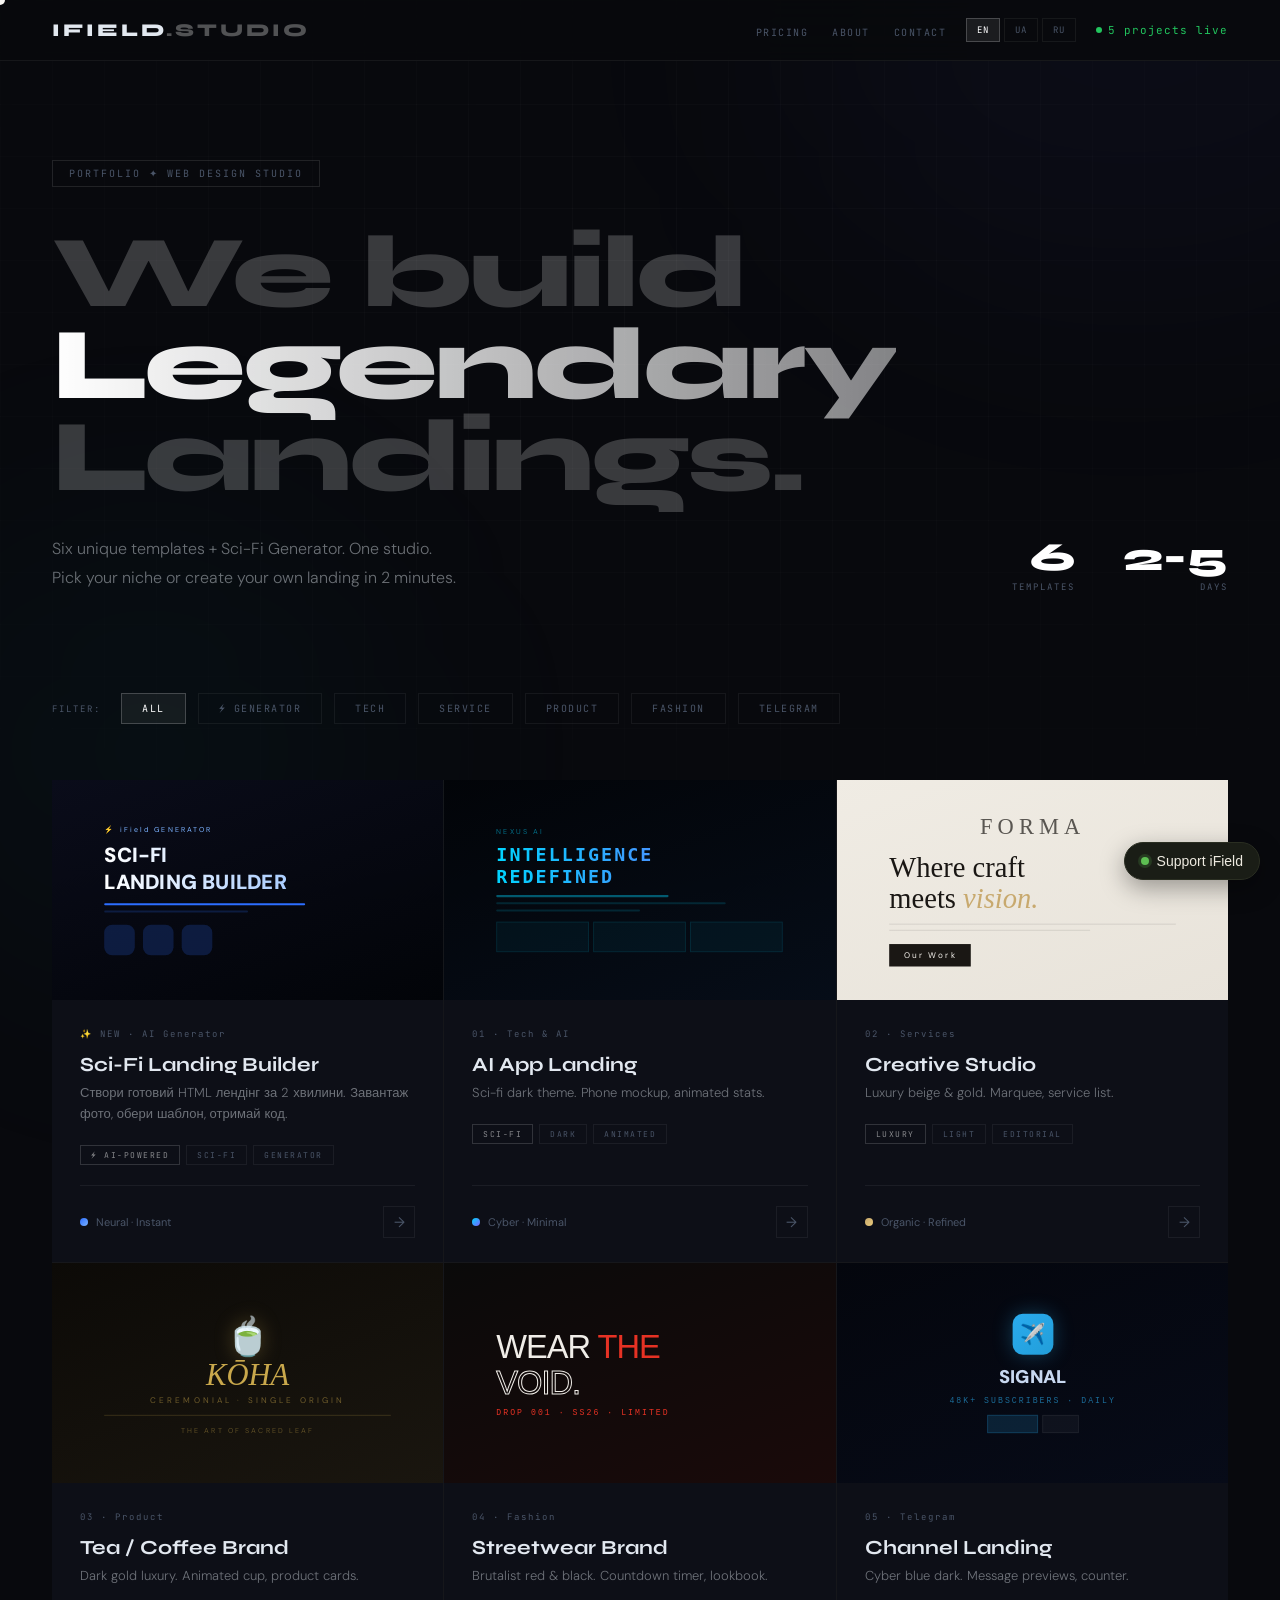
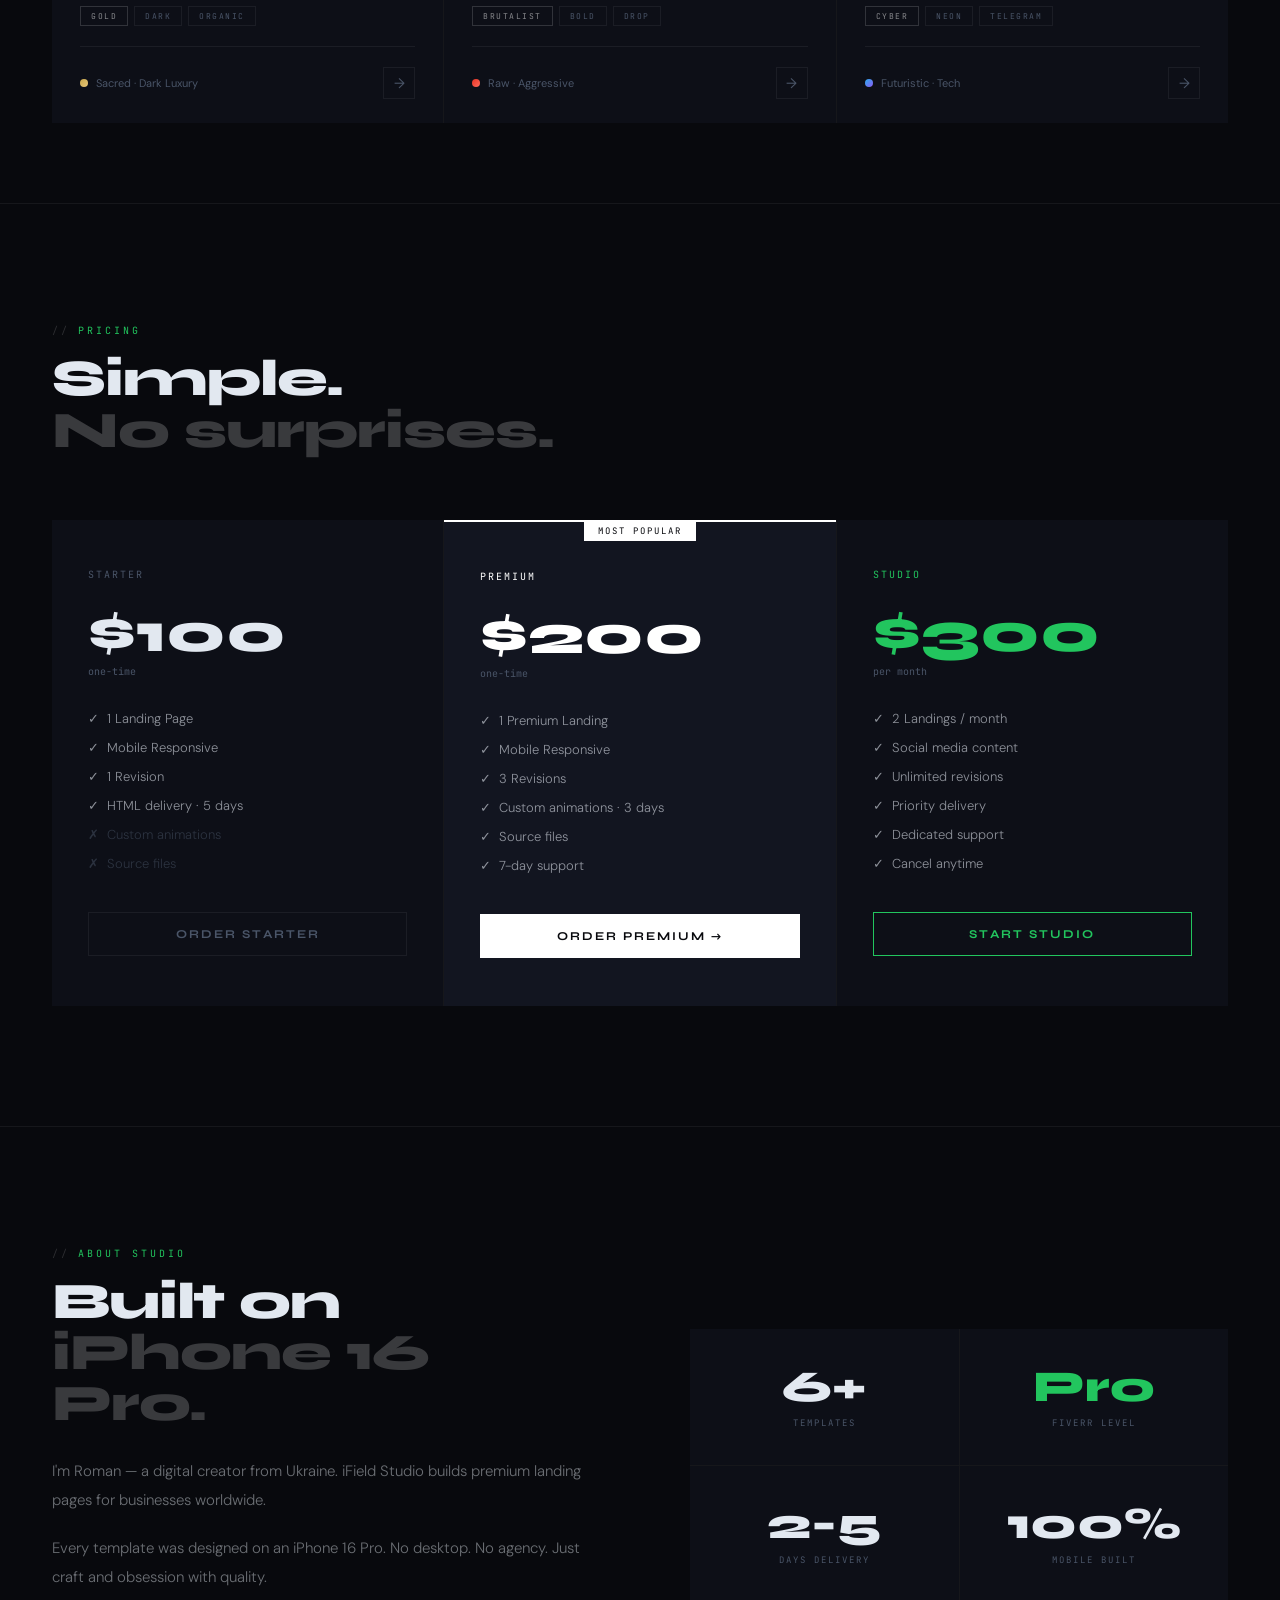
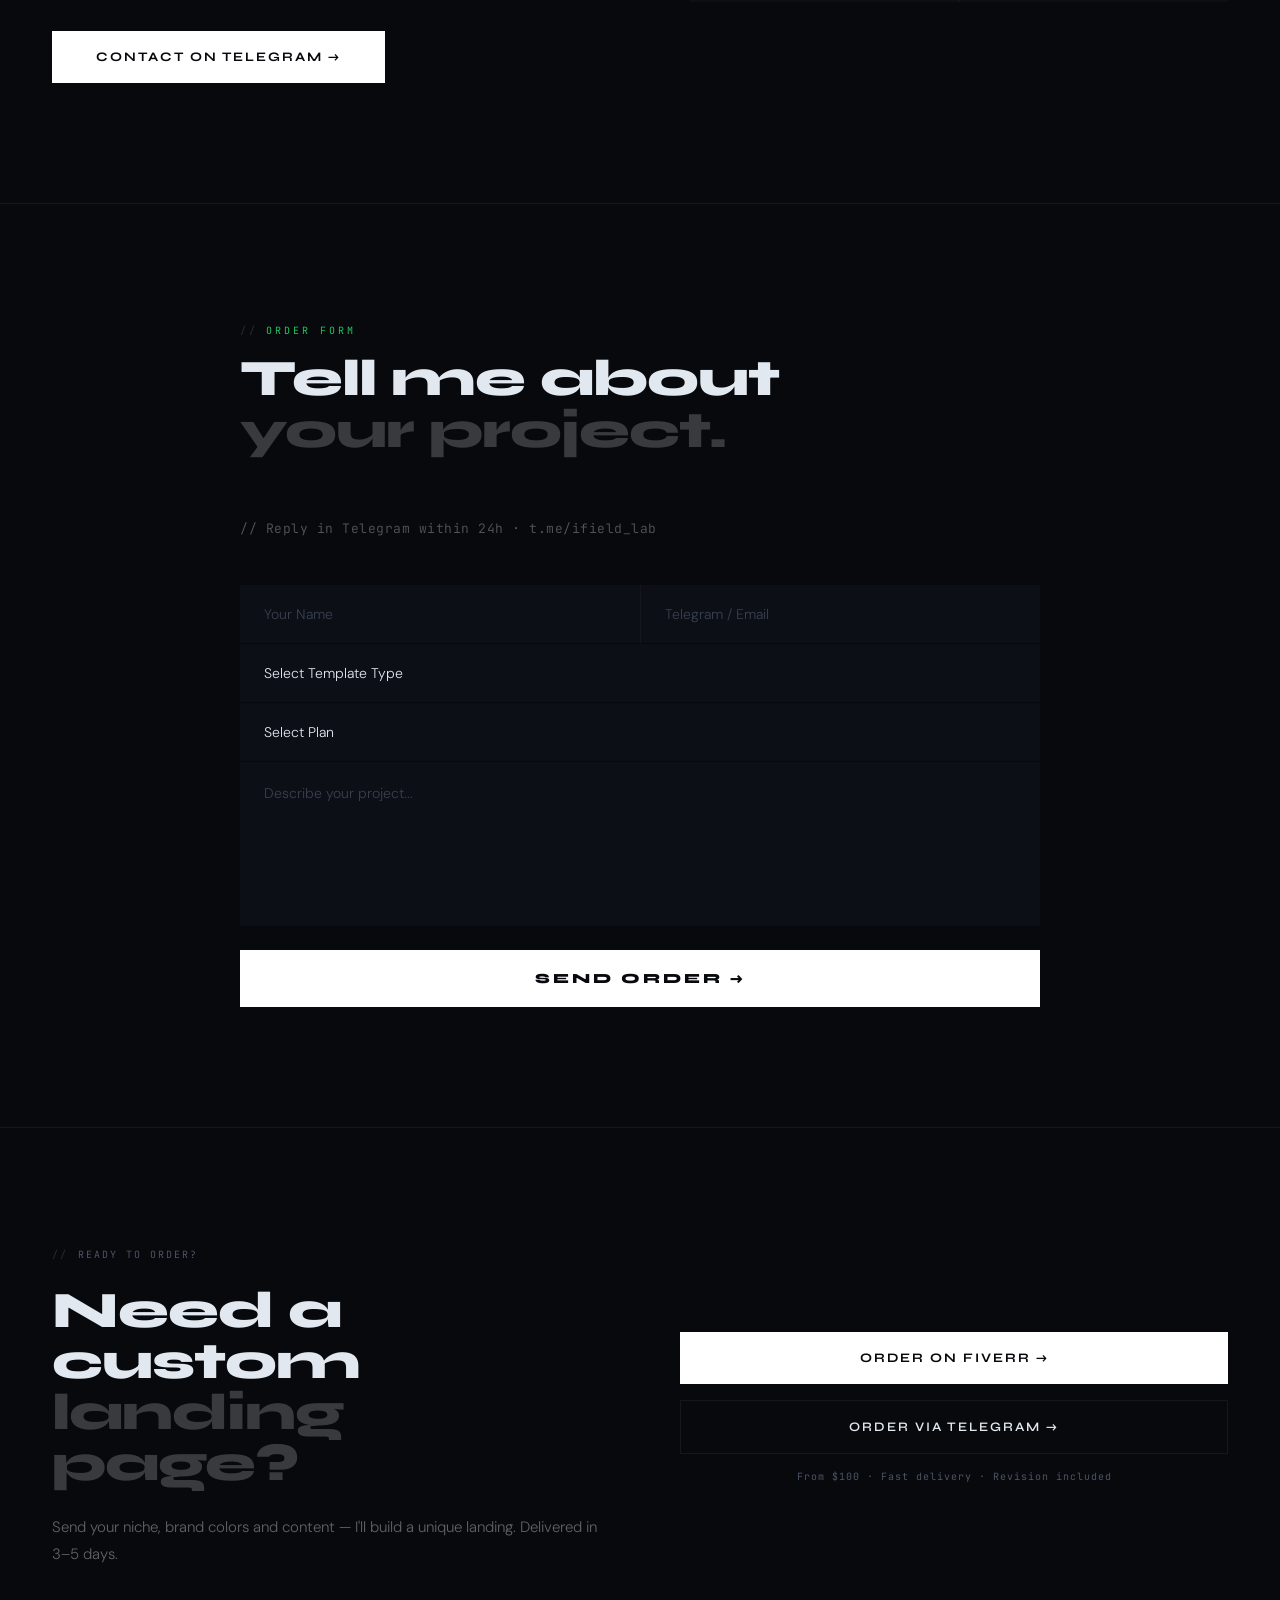
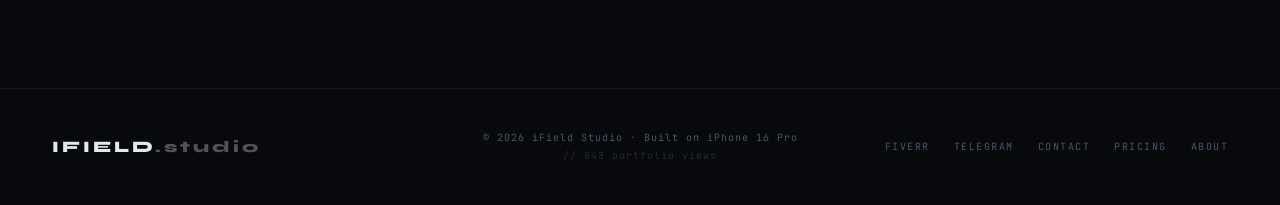
<file: index.html>
<!DOCTYPE html>
<html lang="en">
<head>
<meta charset="UTF-8">
<meta name="viewport" content="width=device-width, initial-scale=1.0">
<title>iField Studio — Premium Landing Pages + Sci-Fi Generator</title>
<meta name="description" content="Premium landing pages built on iPhone 16 Pro. Sci-Fi Generator — create your own landing in 2 minutes.">
<link href="https://fonts.googleapis.com/css2?family=Syne:wght@400;600;700;800&family=DM+Sans:wght@300;400;500&family=JetBrains+Mono:wght@300;400&display=swap" rel="stylesheet">
<style>
:root{
  --bg:#08090d;--surface:#0d0f17;--surface2:#121520;
  --gold:#f0c040;--green:#22c55e;--blue:#3b82f6;
  --text:#e2e8f0;--muted:#4a5568;--border:rgba(255,255,255,.06);
}
*{margin:0;padding:0;box-sizing:border-box}
html{scroll-behavior:smooth}
body{background:var(--bg);color:var(--text);font-family:'DM Sans',sans-serif;overflow-x:hidden;cursor:none;min-height:100vh}

/* CURSOR */
.cur{position:fixed;pointer-events:none;z-index:9999;width:10px;height:10px;background:white;border-radius:50%;transform:translate(-5px,-5px);mix-blend-mode:difference;transition:width .2s,height .2s,transform .2s}
.cur-r{position:fixed;pointer-events:none;z-index:9998;width:36px;height:36px;border:1px solid rgba(255,255,255,.2);border-radius:50%;transform:translate(-18px,-18px)}
body:has(a:hover) .cur,body:has(button:hover) .cur{width:20px;height:20px;transform:translate(-10px,-10px)}

/* GRID BG */
body::before{content:'';position:fixed;inset:0;pointer-events:none;background-image:linear-gradient(rgba(255,255,255,.022) 1px,transparent 1px),linear-gradient(90deg,rgba(255,255,255,.022) 1px,transparent 1px);background-size:52px 52px;mask-image:radial-gradient(ellipse 90% 90% at 50% 30%,black,transparent)}
.orb{position:fixed;border-radius:50%;filter:blur(120px);pointer-events:none;z-index:0}
.orb1{width:700px;height:500px;background:rgba(99,102,241,.04);top:-200px;right:-200px;animation:drift 14s ease-in-out infinite}
.orb2{width:500px;height:500px;background:rgba(6,182,212,.03);bottom:-100px;left:-100px;animation:drift 18s ease-in-out infinite reverse}
@keyframes drift{0%,100%{transform:translate(0,0)}50%{transform:translate(20px,-20px)}}

/* NAV */
nav{position:fixed;top:0;left:0;right:0;z-index:200;padding:18px 52px;display:flex;align-items:center;justify-content:space-between;background:rgba(8,9,13,.9);backdrop-filter:blur(24px);border-bottom:1px solid var(--border)}
.logo{font-family:'Syne',sans-serif;font-weight:800;font-size:18px;letter-spacing:3px;text-transform:uppercase;text-decoration:none;cursor:none;color:var(--text)}
.logo span{color:rgba(255,255,255,.3)}
.nav-c{display:flex;align-items:center;gap:20px}
.nav-links{display:flex;gap:24px;list-style:none}
.nav-links a{font-family:'JetBrains Mono',monospace;font-size:10px;letter-spacing:1.5px;text-transform:uppercase;color:var(--muted);text-decoration:none;transition:color .3s;cursor:none}
.nav-links a:hover{color:white}
.lang-sw{display:flex;gap:4px;flex-shrink:0}
.lang-btn{font-family:'JetBrains Mono',monospace;font-size:9px;letter-spacing:1px;padding:5px 10px;background:transparent;border:1px solid var(--border);color:var(--muted);cursor:none;transition:all .2s}
.lang-btn.active{background:rgba(255,255,255,.08);color:white;border-color:rgba(255,255,255,.2)}
.nav-count{font-family:'JetBrains Mono',monospace;font-size:11px;letter-spacing:1px;color:var(--green);display:flex;align-items:center;gap:6px}
.nav-count::before{content:'';width:6px;height:6px;background:var(--green);border-radius:50%;animation:blink 2s ease infinite}
@keyframes blink{0%,100%{opacity:1}50%{opacity:.3}}

/* HERO */
.hero{position:relative;z-index:1;padding:160px 52px 100px;max-width:1400px;margin:0 auto}
.hero-badge{display:inline-flex;align-items:center;gap:8px;padding:6px 16px;border:1px solid rgba(255,255,255,.1);font-family:'JetBrains Mono',monospace;font-size:10px;letter-spacing:2px;text-transform:uppercase;color:var(--muted);margin-bottom:40px;animation:fadeUp .7s ease both}
.hero-badge span{color:var(--green)}
.hero h1{font-family:'Syne',sans-serif;font-weight:800;font-size:clamp(52px,8vw,114px);line-height:.9;letter-spacing:-3px;margin-bottom:32px;animation:fadeUp .7s ease .1s both}
.hero h1 .dim{color:rgba(255,255,255,.2)}
.hero-row{display:flex;align-items:flex-end;justify-content:space-between;gap:40px;flex-wrap:wrap;animation:fadeUp .7s ease .2s both}
.hero-desc{font-size:16px;font-weight:300;line-height:1.8;color:rgba(226,232,240,.45);max-width:520px}
.hero-meta{display:flex;gap:48px;text-align:right}
.hm-num{font-family:'Syne',sans-serif;font-weight:800;font-size:40px;color:white;line-height:1}
.hm-label{font-family:'JetBrains Mono',monospace;font-size:9px;letter-spacing:2px;text-transform:uppercase;color:var(--muted);margin-top:4px}

/* FILTER */
.filter-bar{position:relative;z-index:1;padding:0 52px 56px;max-width:1400px;margin:0 auto;display:flex;align-items:center;gap:12px;flex-wrap:wrap}
.fb-label{font-family:'JetBrains Mono',monospace;font-size:9px;letter-spacing:2px;text-transform:uppercase;color:var(--muted);margin-right:8px}
.filter-btn{padding:8px 20px;font-family:'JetBrains Mono',monospace;font-size:10px;letter-spacing:1.5px;text-transform:uppercase;background:transparent;color:var(--muted);border:1px solid var(--border);cursor:none;transition:all .3s}
.filter-btn.active,.filter-btn:hover{background:rgba(255,255,255,.06);color:white;border-color:rgba(255,255,255,.2)}

/* GRID */
.grid-wrap{position:relative;z-index:1;padding:0 52px 80px;max-width:1400px;margin:0 auto}
.grid{display:grid;grid-template-columns:repeat(3,1fr);gap:1px;background:var(--border)}

/* CARD */
.card{background:var(--surface);position:relative;overflow:hidden;cursor:none;transition:background .3s;display:flex;flex-direction:column}
.card:hover{background:var(--surface2)}
.card::before{content:'';position:absolute;top:0;left:0;right:0;height:2px;transform:scaleX(0);transform-origin:left;transition:transform .5s cubic-bezier(.76,0,.24,1)}
.card:hover::before{transform:scaleX(1)}
.card[data-theme="tech"]::before{background:linear-gradient(90deg,#00d4ff,#7b61ff)}
.card[data-theme="service"]::before{background:linear-gradient(90deg,#c8a96e,#e8c97a)}
.card[data-theme="product"]::before{background:linear-gradient(90deg,#c9a84c,#e8c77a)}
.card[data-theme="fashion"]::before{background:linear-gradient(90deg,#e63224,#ff6b5b)}
.card[data-theme="telegram"]::before{background:linear-gradient(90deg,#2AABEE,#8b5cf6)}
.card[data-theme="generator"]::before{background:linear-gradient(90deg,#2c6eff,#7bb2ff)}
.card-preview{position:relative;height:220px;overflow:hidden;flex-shrink:0}
.preview-screen{position:absolute;inset:0;transform:scale(1.02);transition:transform .6s cubic-bezier(.76,0,.24,1);display:flex;align-items:center;justify-content:center}
.card:hover .preview-screen{transform:scale(1.06)}
.prev-tech{background:linear-gradient(160deg,#020408,#060d18);border-bottom:1px solid rgba(0,212,255,.15)}
.prev-service{background:linear-gradient(160deg,#f0ece4,#e8e3da)}
.prev-product{background:linear-gradient(160deg,#0c0a07,#1a160f)}
.prev-fashion{background:linear-gradient(160deg,#0a0a0a,#1a0a0a)}
.prev-telegram{background:linear-gradient(160deg,#04060d,#070b18)}
.prev-generator{background:linear-gradient(160deg,#0a0c1a,#020408);border-bottom:1px solid rgba(44,110,255,.2)}
.pui{width:80%;position:relative;padding:16px}
.pui-tech .pui-title{font-family:'monospace';font-size:18px;font-weight:900;background:linear-gradient(90deg,#00d4ff,#7b61ff);-webkit-background-clip:text;-webkit-text-fill-color:transparent;background-clip:text;letter-spacing:2px;margin-bottom:8px}
.pui-tech .pui-line{height:2px;border-radius:2px;margin-bottom:5px;background:rgba(0,212,255,.15)}
.pui-tech .pui-line.acc{background:rgba(0,212,255,.4);width:60%}
.pui-tech .pui-grid{display:flex;gap:4px;margin-top:10px}
.pui-tech .pui-box{flex:1;height:30px;background:rgba(0,212,255,.05);border:1px solid rgba(0,212,255,.1)}
.pui-service .pui-logo{font-family:'Georgia',serif;font-size:22px;letter-spacing:5px;color:#1a1714;opacity:.7;text-align:center;margin-bottom:12px}
.pui-service .pui-hero-text{font-family:'Georgia',serif;font-size:28px;color:#1a1714;line-height:1.1;margin-bottom:8px}
.pui-service .pui-hero-text em{color:#c8a96e;font-style:italic}
.pui-service .pui-line{height:1px;background:rgba(26,23,20,.1);margin-bottom:5px}
.pui-service .pui-btn{display:inline-block;padding:6px 14px;background:#1a1714;color:#f5f2ed;font-size:8px;letter-spacing:2px;margin-top:8px}
.pui-product .pui-name{font-family:'Georgia',serif;font-size:30px;font-style:italic;color:#c9a84c;line-height:1;margin-bottom:4px;text-align:center}
.pui-product .pui-sub{font-size:8px;letter-spacing:3px;text-transform:uppercase;color:rgba(201,168,76,.5);text-align:center;margin-bottom:10px}
.pui-product .pui-cup{font-size:36px;text-align:center;filter:drop-shadow(0 0 10px rgba(201,168,76,.3))}
.pui-fashion .pui-h{font-family:'Impact',sans-serif;font-size:32px;letter-spacing:-1px;color:#f0ede8;line-height:1;margin-bottom:4px}
.pui-fashion .pui-acc{color:#e63224}
.pui-fashion .pui-outline{-webkit-text-stroke:1px #f0ede8;color:transparent;font-family:'Impact',sans-serif;font-size:32px;letter-spacing:-1px;line-height:1;display:block}
.pui-fashion .pui-tag{font-family:monospace;font-size:8px;letter-spacing:2px;color:#e63224;margin-top:8px;display:block}
.pui-telegram .pui-icon{width:40px;height:40px;background:linear-gradient(135deg,#2AABEE,#229ED9);border-radius:10px;margin:0 auto 10px;display:flex;align-items:center;justify-content:center;font-size:20px;box-shadow:0 0 20px rgba(42,171,238,.3)}
.pui-telegram .pui-h{font-size:18px;font-weight:900;text-align:center;color:#c8d8f0;margin-bottom:6px}
.pui-telegram .pui-sub{font-family:monospace;font-size:8px;letter-spacing:2px;color:rgba(42,171,238,.6);text-align:center}
.pui-generator .pui-gen-badge{font-size:7px;letter-spacing:2px;color:#7bb2ff;margin-bottom:8px}
.pui-generator .pui-title{font-size:20px;font-weight:900;background:linear-gradient(90deg,#fff,#7bb2ff);-webkit-background-clip:text;-webkit-text-fill-color:transparent;margin-bottom:8px}
.pui-generator .pui-line{height:2px;border-radius:2px;margin-bottom:5px;background:rgba(44,110,255,.2)}
.pui-generator .pui-line.acc{background:#2c6eff;width:70%}
.pui-generator .pui-icons{display:flex;gap:8px;margin-top:12px}
.pui-generator .pui-icon-box{width:30px;height:30px;background:rgba(44,110,255,.2);border-radius:8px}
.card-overlay{position:absolute;inset:0;background:linear-gradient(180deg,transparent 40%,rgba(8,9,13,.9) 100%);opacity:0;transition:opacity .4s;display:flex;align-items:flex-end;justify-content:center;padding-bottom:20px}
.card:hover .card-overlay{opacity:1}
.view-btn{padding:10px 24px;background:white;color:var(--bg);font-family:'Syne',sans-serif;font-size:11px;font-weight:700;letter-spacing:2px;text-transform:uppercase;text-decoration:none;cursor:none;transform:translateY(10px);transition:transform .4s cubic-bezier(.34,1.56,.64,1)}
.card:hover .view-btn{transform:translateY(0)}
.card-body{padding:28px 28px 24px;flex:1;display:flex;flex-direction:column;justify-content:space-between}
.card-num{font-family:'JetBrains Mono',monospace;font-size:9px;letter-spacing:2px;color:var(--muted);margin-bottom:12px}
.card-title{font-family:'Syne',sans-serif;font-weight:700;font-size:20px;margin-bottom:6px}
.card-desc{font-size:13px;font-weight:300;color:rgba(226,232,240,.45);line-height:1.6;margin-bottom:20px}
.card-tags{display:flex;gap:6px;flex-wrap:wrap}
.tag{padding:4px 10px;font-family:'JetBrains Mono',monospace;font-size:8px;letter-spacing:1.5px;text-transform:uppercase;border:1px solid var(--border);color:var(--muted)}
.tag.acc{border-color:rgba(255,255,255,.15);color:rgba(255,255,255,.5)}
.card-bottom{display:flex;align-items:center;justify-content:space-between;margin-top:20px;padding-top:20px;border-top:1px solid var(--border)}
.card-style{display:flex;align-items:center;gap:8px;font-size:11px;color:var(--muted)}
.style-dot{width:8px;height:8px;border-radius:50%;flex-shrink:0}
.card-arrow{width:32px;height:32px;border:1px solid var(--border);display:flex;align-items:center;justify-content:center;font-size:14px;color:var(--muted);transition:all .3s}
.card:hover .card-arrow{background:white;color:var(--bg);border-color:white;transform:rotate(45deg)}

/* PRICING */
.section{position:relative;z-index:1;padding:120px 52px;border-top:1px solid var(--border)}
.sec-pre{font-family:'JetBrains Mono',monospace;font-size:10px;letter-spacing:3px;color:var(--green);text-transform:uppercase;margin-bottom:16px;display:flex;align-items:center;gap:8px}
.sec-pre::before{content:'//';color:rgba(255,255,255,.15)}
.sec-h{font-family:'Syne',sans-serif;font-weight:800;font-size:clamp(36px,4vw,60px);line-height:1;letter-spacing:-1px;margin-bottom:64px}
.sec-h span{color:rgba(255,255,255,.2)}
.price-grid{display:grid;grid-template-columns:repeat(3,1fr);gap:1px;background:var(--border)}
.price-card{background:var(--surface);padding:48px 36px;position:relative;transition:background .3s}
.price-card:hover{background:var(--surface2)}
.price-card.featured{background:var(--surface2);border-top:2px solid white}
.pc-badge{position:absolute;top:-1px;left:50%;transform:translateX(-50%);background:white;color:var(--bg);font-family:'JetBrains Mono',monospace;font-size:9px;letter-spacing:2px;padding:4px 14px;white-space:nowrap}
.pc-tier{font-family:'JetBrains Mono',monospace;font-size:10px;letter-spacing:2px;margin-bottom:24px}
.pc-price{font-family:'Syne',sans-serif;font-weight:800;font-size:56px;line-height:1;margin-bottom:4px}
.pc-per{font-family:'JetBrains Mono',monospace;font-size:10px;color:var(--muted);margin-bottom:32px}
.pc-items{display:flex;flex-direction:column;gap:12px;margin-bottom:40px}
.pc-item{font-size:13px;font-weight:300;color:rgba(226,232,240,.6);display:flex;align-items:center;gap:8px}
.pc-item.off{color:rgba(74,85,104,.5)}
.pc-btn{display:block;text-align:center;padding:14px 28px;font-family:'Syne',sans-serif;font-weight:700;font-size:12px;letter-spacing:2px;text-transform:uppercase;text-decoration:none;cursor:none;border:1px solid;transition:all .3s}
.pc-btn:hover{opacity:.8}

/* ABOUT */
.about-grid{display:grid;grid-template-columns:1fr 1fr;gap:100px;align-items:center}
.about-stats{display:grid;grid-template-columns:1fr 1fr;gap:1px;background:var(--border)}
.as-box{background:var(--surface);padding:36px 28px;text-align:center;transition:background .3s}
.as-box:hover{background:var(--surface2)}
.as-num{font-family:'Syne',sans-serif;font-weight:800;font-size:44px;line-height:1;margin-bottom:8px}
.as-label{font-family:'JetBrains Mono',monospace;font-size:9px;letter-spacing:2px;text-transform:uppercase;color:var(--muted)}

/* CONTACT FORM */
.form-wrap{max-width:800px;margin:0 auto}
.form-row{display:grid;grid-template-columns:1fr 1fr;gap:1px;background:var(--border);margin-bottom:1px}
.form-field{background:var(--surface)}
.form-field input,.form-field select,.form-field textarea{width:100%;background:transparent;border:none;outline:none;padding:20px 24px;font-family:'DM Sans',sans-serif;font-size:14px;color:var(--text);font-weight:300}
.form-field:focus-within{background:rgba(255,255,255,.03)}
input::placeholder,textarea::placeholder{color:rgba(74,85,104,.7)}
select option{background:#0d0f17;color:#e2e8f0}
.form-field textarea{resize:none;line-height:1.7}
.form-field select{appearance:none;cursor:pointer}

/* BUTTONS */
.btn-main{display:inline-flex;align-items:center;justify-content:center;gap:12px;padding:18px 44px;background:white;color:var(--bg);font-family:'Syne',sans-serif;font-weight:700;font-size:13px;letter-spacing:2px;text-transform:uppercase;text-decoration:none;cursor:none;position:relative;overflow:hidden;transition:all .3s;border:none}
.btn-main::before{content:'';position:absolute;inset:0;background:var(--gold);transform:translateX(-101%);transition:transform .4s cubic-bezier(.76,0,.24,1)}
.btn-main:hover::before{transform:translateX(0)}
.btn-main span{position:relative;z-index:1}
.btn-sec{display:inline-flex;align-items:center;justify-content:center;padding:18px 44px;background:transparent;color:var(--text);font-family:'Syne',sans-serif;font-weight:600;font-size:13px;letter-spacing:2px;text-transform:uppercase;text-decoration:none;cursor:none;border:1px solid var(--border);transition:all .3s}
.btn-sec:hover{border-color:rgba(255,255,255,.2);background:rgba(255,255,255,.04)}
.btn-send{width:100%;padding:20px;background:white;color:var(--bg);font-family:'Syne',sans-serif;font-weight:800;font-size:14px;letter-spacing:3px;text-transform:uppercase;border:none;cursor:none;transition:all .3s;position:relative;overflow:hidden}
.btn-send::before{content:'';position:absolute;inset:0;background:var(--gold);transform:translateX(-101%);transition:transform .4s cubic-bezier(.76,0,.24,1)}
.btn-send:hover::before{transform:translateX(0)}
.btn-send span{position:relative;z-index:1}

/* BOTTOM CTA */
.bottom-cta{position:relative;z-index:1;padding:120px 52px;max-width:1400px;margin:0 auto;display:grid;grid-template-columns:1fr 1fr;gap:80px;align-items:center;border-top:1px solid var(--border)}
.bc-tag{font-family:'JetBrains Mono',monospace;font-size:10px;letter-spacing:2px;text-transform:uppercase;color:var(--muted);margin-bottom:24px;display:flex;align-items:center;gap:10px}
.bc-tag::before{content:'//';color:rgba(255,255,255,.15)}
.bc-title{font-family:'Syne',sans-serif;font-weight:800;font-size:clamp(36px,4vw,60px);line-height:1;letter-spacing:-1px;margin-bottom:24px}
.bc-title span{color:rgba(255,255,255,.2)}
.bc-desc{font-size:15px;font-weight:300;color:rgba(226,232,240,.4);line-height:1.8}
.bc-right{display:flex;flex-direction:column;gap:16px}
.bc-note{font-family:'JetBrains Mono',monospace;font-size:10px;letter-spacing:1px;color:var(--muted);text-align:center}

/* FOOTER */
footer{position:relative;z-index:1;padding:40px 52px;border-top:1px solid var(--border);display:grid;grid-template-columns:1fr auto 1fr;gap:40px;align-items:center}
.f-logo{font-family:'Syne',sans-serif;font-weight:800;font-size:16px;letter-spacing:3px;color:var(--text);text-decoration:none;cursor:none}
.f-logo span{color:rgba(255,255,255,.3)}
.f-copy{font-family:'JetBrains Mono',monospace;font-size:10px;letter-spacing:1px;color:var(--muted);text-align:center;line-height:1.8}
.f-links{display:flex;gap:24px;justify-content:flex-end}
.f-links a{font-family:'JetBrains Mono',monospace;font-size:10px;letter-spacing:1.5px;text-transform:uppercase;color:var(--muted);text-decoration:none;transition:color .3s;cursor:none}
.f-links a:hover{color:white}

/* FORM STATUS */
.form-status{display:none;margin-top:16px;padding:16px 24px;font-family:'JetBrains Mono',monospace;font-size:12px;letter-spacing:1px;text-align:center}

@keyframes fadeUp{from{opacity:0;transform:translateY(30px)}to{opacity:1;transform:translateY(0)}}
.reveal{opacity:0;transform:translateY(24px);transition:opacity .8s ease,transform .8s ease}
.reveal.on{opacity:1;transform:translateY(0)}

/* RESPONSIVE */
@media(max-width:1100px){.grid{grid-template-columns:repeat(2,1fr)}.price-grid{grid-template-columns:1fr}}
@media(max-width:700px){
  nav{padding:14px 20px}.nav-links{display:none}.lang-sw{display:flex!important}
  .hero{padding:110px 20px 60px}.filter-bar{padding:0 20px 40px}
  .grid-wrap{padding:0 20px 60px}.grid{grid-template-columns:1fr}
  .section{padding:80px 20px}
  .about-grid{grid-template-columns:1fr;gap:40px}
  .form-row{grid-template-columns:1fr}
  .bottom-cta{grid-template-columns:1fr;padding:80px 20px;gap:40px}
  footer{grid-template-columns:1fr;text-align:center;padding:32px 20px}
  .f-links{justify-content:center}
  .hero-meta{gap:24px}
  .lang-sw{display:none}
}
</style>
</head>
<body>

<div class="cur" id="cur"></div>
<div class="cur-r" id="curR"></div>
<div class="orb orb1"></div>
<div class="orb orb2"></div>

<!-- NAV -->
<nav>
  <a href="#" class="logo">IFIELD<span>.studio</span></a>
  <div class="nav-c">
    <ul class="nav-links">
      <li><a href="#pricing" data-i18n="nav_pricing">Pricing</a></li>
      <li><a href="#about" data-i18n="nav_about">About</a></li>
      <li><a href="#contact" data-i18n="nav_contact">Contact</a></li>
    </ul>
    <div class="lang-sw">
      <button class="lang-btn active" onclick="setLang('en')">EN</button>
      <button class="lang-btn" onclick="setLang('ua')">UA</button>
      <button class="lang-btn" onclick="setLang('ru')">RU</button>
    </div>
    <div class="nav-count" id="navCount">5 projects live</div>
  </div>
</nav>

<!-- HERO -->
<div class="hero">
  <div class="hero-badge" data-i18n="hero_badge">Portfolio <span>✦</span> Web Design Studio</div>
  <h1>
    <span class="dim" data-i18n="hero_h1_1">We build</span><br>
    <span style="background:linear-gradient(90deg,#fff 0%,rgba(255,255,255,.5) 100%);-webkit-background-clip:text;-webkit-text-fill-color:transparent;background-clip:text" data-i18n="hero_h1_2">Legendary</span><br>
    <span class="dim" data-i18n="hero_h1_3">Landings.</span>
  </h1>
  <div class="hero-row">
    <p class="hero-desc" data-i18n="hero_desc">Five unique templates + Sci-Fi Generator. One studio.<br>Pick your niche or create your own landing in 2 minutes.</p>
    <div class="hero-meta">
      <div><div class="hm-num">6</div><div class="hm-label" data-i18n="hero_templates">Templates</div></div>
      <div><div class="hm-num">2-5</div><div class="hm-label" data-i18n="hero_days">Days</div></div>
    </div>
  </div>
</div>

<!-- FILTER -->
<div class="filter-bar">
  <span class="fb-label" data-i18n="filter_label">Filter:</span>
  <button class="filter-btn active" data-f="all" data-i18n="filter_all">All</button>
  <button class="filter-btn" data-f="generator">⚡ Generator</button>
  <button class="filter-btn" data-f="tech">Tech</button>
  <button class="filter-btn" data-f="service" data-i18n="filter_service">Service</button>
  <button class="filter-btn" data-f="product" data-i18n="filter_product">Product</button>
  <button class="filter-btn" data-f="fashion">Fashion</button>
  <button class="filter-btn" data-f="telegram">Telegram</button>
</div>

<!-- CARDS -->
<div class="grid-wrap">
<div class="grid" id="grid">

  <!-- ⚡ NEW: Sci-Fi GENERATOR CARD ⚡ -->
  <div class="card reveal" data-theme="generator" data-cat="generator">
    <div class="card-preview">
      <div class="preview-screen prev-generator">
        <div class="pui pui-generator">
          <div class="pui-gen-badge">⚡ iField GENERATOR</div>
          <div class="pui-title">SCI-FI<br>LANDING BUILDER</div>
          <div class="pui-line acc"></div>
          <div class="pui-line" style="width:50%"></div>
          <div class="pui-icons">
            <div class="pui-icon-box"></div>
            <div class="pui-icon-box"></div>
            <div class="pui-icon-box"></div>
          </div>
        </div>
      </div>
      <div class="card-overlay"><a href="ifield-generator.html" class="view-btn" target="_blank">✨ Try Generator →</a></div>
    </div>
    <div class="card-body">
      <div>
        <div class="card-num">✨ NEW · AI Generator</div>
        <div class="card-title">Sci-Fi Landing Builder</div>
        <p class="card-desc">Створи готовий HTML лендінг за 2 хвилини. Завантаж фото, обери шаблон, отримай код.</p>
        <div class="card-tags">
          <span class="tag acc">⚡ AI-Powered</span>
          <span class="tag">Sci-Fi</span>
          <span class="tag">Generator</span>
        </div>
      </div>
      <div class="card-bottom">
        <div class="card-style">
          <div class="style-dot" style="background:linear-gradient(135deg,#2c6eff,#7bb2ff)"></div>
          Neural · Instant
        </div>
        <div class="card-arrow">→</div>
      </div>
    </div>
  </div>

  <div class="card reveal" data-theme="tech" data-cat="tech">
    <div class="card-preview">
      <div class="preview-screen prev-tech">
        <div class="pui pui-tech">
          <div style="font-size:7px;letter-spacing:2px;color:rgba(0,212,255,.5);margin-bottom:8px">NEXUS AI</div>
          <div class="pui-title">INTELLIGENCE<br>REDEFINED</div>
          <div class="pui-line acc"></div><div class="pui-line" style="width:80%"></div><div class="pui-line" style="width:50%"></div>
          <div class="pui-grid"><div class="pui-box"></div><div class="pui-box"></div><div class="pui-box"></div></div>
        </div>
      </div>
      <div class="card-overlay"><a href="iphone-landing.html" class="view-btn" target="_blank" data-i18n="view_live">View Live →</a></div>
    </div>
    <div class="card-body">
      <div><div class="card-num">01 · Tech & AI</div><div class="card-title" data-i18n="card1_title">AI App Landing</div><p class="card-desc" data-i18n="card1_desc">Sci-fi dark theme. Phone mockup, animated stats, glow effects.</p><div class="card-tags"><span class="tag acc">Sci-Fi</span><span class="tag">Dark</span><span class="tag">Animated</span></div></div>
      <div class="card-bottom"><div class="card-style"><div class="style-dot" style="background:linear-gradient(135deg,#00d4ff,#7b61ff)"></div>Cyber · Minimal</div><div class="card-arrow">→</div></div>
    </div>
  </div>

  <div class="card reveal" data-theme="service" data-cat="service" style="transition-delay:.05s">
    <div class="card-preview">
      <div class="preview-screen prev-service">
        <div class="pui pui-service">
          <div class="pui-logo">FORMA</div>
          <div class="pui-hero-text">Where craft<br>meets <em>vision.</em></div>
          <div class="pui-line"></div><div class="pui-line" style="width:70%"></div>
          <div class="pui-btn">Our Work</div>
        </div>
      </div>
      <div class="card-overlay"><a href="service-landing.html" class="view-btn" target="_blank" data-i18n="view_live">View Live →</a></div>
    </div>
    <div class="card-body">
      <div><div class="card-num">02 · Services</div><div class="card-title" data-i18n="card2_title">Creative Studio</div><p class="card-desc" data-i18n="card2_desc">Luxury beige & gold. Marquee strip, service list, process steps.</p><div class="card-tags"><span class="tag acc">Luxury</span><span class="tag">Light</span><span class="tag">Editorial</span></div></div>
      <div class="card-bottom"><div class="card-style"><div class="style-dot" style="background:linear-gradient(135deg,#c8a96e,#e8c97a)"></div>Organic · Refined</div><div class="card-arrow">→</div></div>
    </div>
  </div>

  <div class="card reveal" data-theme="product" data-cat="product" style="transition-delay:.1s">
    <div class="card-preview">
      <div class="preview-screen prev-product">
        <div class="pui pui-product">
          <div class="pui-cup">🍵</div>
          <div class="pui-name">KŌHA</div>
          <div class="pui-sub">Ceremonial · Single Origin</div>
          <div style="height:1px;background:rgba(201,168,76,.2);margin:10px 0"></div>
          <div style="font-size:7px;letter-spacing:2px;color:rgba(201,168,76,.4);text-align:center">THE ART OF SACRED LEAF</div>
        </div>
      </div>
      <div class="card-overlay"><a href="tea-landing.html" class="view-btn" target="_blank" data-i18n="view_live">View Live →</a></div>
    </div>
    <div class="card-body">
      <div><div class="card-num">03 · Product</div><div class="card-title" data-i18n="card3_title">Tea / Coffee Brand</div><p class="card-desc" data-i18n="card3_desc">Dark gold luxury. Animated cup with steam, product cards, ritual steps.</p><div class="card-tags"><span class="tag acc">Gold</span><span class="tag">Dark</span><span class="tag">Organic</span></div></div>
      <div class="card-bottom"><div class="card-style"><div class="style-dot" style="background:linear-gradient(135deg,#c9a84c,#e8c77a)"></div>Sacred · Dark Luxury</div><div class="card-arrow">→</div></div>
    </div>
  </div>

  <div class="card reveal" data-theme="fashion" data-cat="fashion" style="transition-delay:.15s">
    <div class="card-preview">
      <div class="preview-screen prev-fashion">
        <div class="pui pui-fashion">
          <div class="pui-h">WEAR <span class="pui-acc">THE</span></div>
          <span class="pui-outline">VOID.</span>
          <span class="pui-tag">DROP 001 · SS26 · LIMITED</span>
        </div>
      </div>
      <div class="card-overlay"><a href="fashion-landing.html" class="view-btn" target="_blank" data-i18n="view_live">View Live →</a></div>
    </div>
    <div class="card-body">
      <div><div class="card-num">04 · Fashion</div><div class="card-title" data-i18n="card4_title">Streetwear Brand</div><p class="card-desc" data-i18n="card4_desc">Brutalist red & black. Live countdown timer, lookbook grid, manifesto.</p><div class="card-tags"><span class="tag acc">Brutalist</span><span class="tag">Bold</span><span class="tag">Drop</span></div></div>
      <div class="card-bottom"><div class="card-style"><div class="style-dot" style="background:linear-gradient(135deg,#e63224,#ff6b5b)"></div>Raw · Aggressive</div><div class="card-arrow">→</div></div>
    </div>
  </div>

  <div class="card reveal" data-theme="telegram" data-cat="telegram" style="transition-delay:.2s">
    <div class="card-preview">
      <div class="preview-screen prev-telegram">
        <div class="pui pui-telegram">
          <div class="pui-icon">✈️</div>
          <div class="pui-h">SIGNAL</div>
          <div class="pui-sub">48K+ SUBSCRIBERS · DAILY</div>
          <div style="margin-top:10px;display:flex;justify-content:center;gap:4px">
            <div style="width:50px;height:18px;background:rgba(42,171,238,.15);border:1px solid rgba(42,171,238,.2)"></div>
            <div style="width:36px;height:18px;background:rgba(255,255,255,.04);border:1px solid rgba(255,255,255,.06)"></div>
          </div>
        </div>
      </div>
      <div class="card-overlay"><a href="telegram-landing.html" class="view-btn" target="_blank" data-i18n="view_live">View Live →</a></div>
    </div>
    <div class="card-body">
      <div><div class="card-num">05 · Telegram</div><div class="card-title" data-i18n="card5_title">Channel Landing</div><p class="card-desc" data-i18n="card5_desc">Cyber blue dark. Message previews, subscriber counter, topic grid.</p><div class="card-tags"><span class="tag acc">Cyber</span><span class="tag">Neon</span><span class="tag">Telegram</span></div></div>
      <div class="card-bottom"><div class="card-style"><div class="style-dot" style="background:linear-gradient(135deg,#2AABEE,#8b5cf6)"></div>Futuristic · Tech</div><div class="card-arrow">→</div></div>
    </div>
  </div>

</div>
</div>

<!-- PRICING -->
<section class="section" id="pricing">
<div style="max-width:1400px;margin:0 auto">
  <div class="sec-pre reveal" data-i18n="pricing_label">Pricing</div>
  <h2 class="sec-h reveal" data-i18n="pricing_h">Simple.<br><span>No surprises.</span></h2>
  <div class="price-grid reveal">

    <div class="price-card">
      <div class="pc-tier" style="color:var(--muted)" data-i18n="plan1_name">STARTER</div>
      <div class="pc-price">$100</div>
      <div class="pc-per" data-i18n="plan_once">one-time</div>
      <div class="pc-items">
        <div class="pc-item">✓ <span data-i18n="p1_1">1 Landing Page</span></div>
        <div class="pc-item">✓ <span data-i18n="p1_2">Mobile Responsive</span></div>
        <div class="pc-item">✓ <span data-i18n="p1_3">1 Revision</span></div>
        <div class="pc-item">✓ <span data-i18n="p1_4">HTML delivery · 5 days</span></div>
        <div class="pc-item off">✗ <span data-i18n="p1_5">Custom animations</span></div>
        <div class="pc-item off">✗ <span data-i18n="p1_6">Source files</span></div>
      </div>
      <a href="https://t.me/ifield_lab" target="_blank" class="pc-btn" style="border-color:var(--border);color:var(--muted)" data-i18n="plan_order">Order Starter</a>
    </div>

    <div class="price-card featured">
      <div class="pc-badge" data-i18n="plan_popular">MOST POPULAR</div>
      <div class="pc-tier" style="color:white" data-i18n="plan2_name">PREMIUM</div>
      <div class="pc-price" style="color:white">$200</div>
      <div class="pc-per" data-i18n="plan_once">one-time</div>
      <div class="pc-items">
        <div class="pc-item">✓ <span data-i18n="p2_1">1 Premium Landing</span></div>
        <div class="pc-item">✓ <span data-i18n="p2_2">Mobile Responsive</span></div>
        <div class="pc-item">✓ <span data-i18n="p2_3">3 Revisions</span></div>
        <div class="pc-item">✓ <span data-i18n="p2_4">Custom animations · 3 days</span></div>
        <div class="pc-item">✓ <span data-i18n="p2_5">Source files</span></div>
        <div class="pc-item">✓ <span data-i18n="p2_6">7-day support</span></div>
      </div>
      <a href="https://t.me/ifield_lab" target="_blank" class="pc-btn" style="background:white;color:var(--bg);border-color:white" data-i18n="plan_order2">Order Premium →</a>
    </div>

    <div class="price-card">
      <div class="pc-tier" style="color:var(--green)" data-i18n="plan3_name">STUDIO</div>
      <div class="pc-price" style="color:var(--green)">$300</div>
      <div class="pc-per" data-i18n="plan_month">per month</div>
      <div class="pc-items">
        <div class="pc-item">✓ <span data-i18n="p3_1">2 Landings / month</span></div>
        <div class="pc-item">✓ <span data-i18n="p3_2">Social media content</span></div>
        <div class="pc-item">✓ <span data-i18n="p3_3">Unlimited revisions</span></div>
        <div class="pc-item">✓ <span data-i18n="p3_4">Priority delivery</span></div>
        <div class="pc-item">✓ <span data-i18n="p3_5">Dedicated support</span></div>
        <div class="pc-item">✓ <span data-i18n="p3_6">Cancel anytime</span></div>
      </div>
      <a href="https://t.me/ifield_lab" target="_blank" class="pc-btn" style="border-color:var(--green);color:var(--green)" data-i18n="plan_order3">Start Studio</a>
    </div>

  </div>
</div>
</section>

<!-- ABOUT -->
<section class="section" id="about">
<div style="max-width:1400px;margin:0 auto">
  <div class="about-grid">
    <div class="reveal">
      <div class="sec-pre" data-i18n="about_label">About Studio</div>
      <h2 class="sec-h" style="margin-bottom:28px" data-i18n="about_h">Built on<br><span>iPhone 16 Pro.</span></h2>
      <p style="font-size:15px;font-weight:300;line-height:1.9;color:rgba(226,232,240,.45);margin-bottom:20px" data-i18n="about_p1">
        I'm Roman — a digital creator from Ukraine. iField Studio is my one-person operation building premium landing pages for businesses worldwide.
      </p>
      <p style="font-size:15px;font-weight:300;line-height:1.9;color:rgba(226,232,240,.45);margin-bottom:40px" data-i18n="about_p2">
        Every template was designed and coded entirely on an iPhone 16 Pro. No desktop. No agency. Just craft, code, and obsession with quality.
      </p>
      <div style="display:flex;gap:16px;flex-wrap:wrap">
        <a href="https://t.me/ifield_lab" target="_blank" class="btn-main"><span data-i18n="about_btn">Contact on Telegram →</span></a>
      </div>
    </div>
    <div class="about-stats reveal">
      <div class="as-box"><div class="as-num">6+</div><div class="as-label" data-i18n="ab1">Templates</div></div>
      <div class="as-box"><div class="as-num" style="color:var(--green)">Pro</div><div class="as-label" data-i18n="ab2">Fiverr Level</div></div>
      <div class="as-box"><div class="as-num">2-5</div><div class="as-label" data-i18n="ab3">Days Delivery</div></div>
      <div class="as-box"><div class="as-num">100%</div><div class="as-label" data-i18n="ab4">Mobile Built</div></div>
    </div>
  </div>
</div>
</section>

<!-- CONTACT -->
<section class="section" id="contact">
<div class="form-wrap">
  <div class="sec-pre reveal" data-i18n="contact_label">Order Form</div>
  <h2 class="sec-h reveal" data-i18n="contact_h">Tell me about<br><span>your project.</span></h2>
  <p style="font-size:13px;font-weight:300;color:rgba(226,232,240,.35);margin-bottom:48px;font-family:'JetBrains Mono',monospace;letter-spacing:.5px" class="reveal" data-i18n="contact_sub">// Reply in Telegram within 24h · t.me/ifield_lab</p>

  <div class="reveal">
    <div class="form-row">
      <div class="form-field"><input id="fn" type="text" data-ph-en="Your Name" data-ph-ua="Ваше ім'я" data-ph-ru="Ваше имя" placeholder="Your Name"></div>
      <div class="form-field"><input id="fc" type="text" data-ph-en="Telegram / Email" data-ph-ua="Telegram / Email" data-ph-ru="Telegram / Email" placeholder="Telegram / Email"></div>
    </div>
    <div class="form-row" style="grid-template-columns:1fr">
      <div class="form-field">
        <select id="ft">
          <option value="" disabled selected data-i18n="sel_type">Select Template Type</option>
          <option value="Tech / AI App">Tech / AI App</option>
          <option value="Service / Agency">Service / Agency</option>
          <option value="Product / E-shop">Product / E-shop</option>
          <option value="Fashion / Brand">Fashion / Brand</option>
          <option value="Telegram Channel">Telegram Channel</option>
          <option value="Sci-Fi Generator">⚡ Sci-Fi Generator</option>
          <option value="Custom" data-i18n="sel_custom">Custom (other)</option>
        </select>
      </div>
    </div>
    <div class="form-row" style="grid-template-columns:1fr;margin-bottom:1px">
      <div class="form-field">
        <select id="fp">
          <option value="" disabled selected data-i18n="sel_plan">Select Plan</option>
          <option value="Starter — $100">Starter — $100</option>
          <option value="Premium — $200">Premium — $200</option>
          <option value="Studio — $300/mo">Studio — $300/mo</option>
        </select>
      </div>
    </div>
    <div class="form-field" style="background:var(--surface);margin-bottom:24px">
      <textarea id="fm" rows="5" data-ph-en="Describe your project — niche, colors, content, goals..." data-ph-ua="Опишіть ваш проект — ніша, кольори, контент, цілі..." data-ph-ru="Опишите проект — ниша, цвета, контент, цели..." placeholder="Describe your project..."></textarea>
    </div>
    <button class="btn-send" onclick="sendOrder()"><span id="btnTxt" data-i18n="send_btn">Send Order →</span></button>
    <div class="form-status" id="formStatus"></div>
  </div>
</div>
</section>

<!-- BOTTOM CTA -->
<div class="bottom-cta">
  <div class="bc-left">
    <div class="bc-tag reveal" data-i18n="cta_tag">Ready to order?</div>
    <h2 class="bc-title reveal" data-i18n="cta_h">Need a custom<br><span>landing page?</span></h2>
    <p class="bc-desc reveal" data-i18n="cta_desc">Send your niche, brand colors and content — I'll build a unique landing page. Delivered in 3–5 days.</p>
  </div>
  <div class="bc-right reveal">
    <a href="http://www.fiverr.com/s/2KRdzKN" target="_blank" class="btn-main"><span>Order on Fiverr →</span></a>
    <a href="https://t.me/ifield_lab" target="_blank" class="btn-sec" data-i18n="cta_btn1">Order via Telegram →</a>
    <div class="bc-note" data-i18n="cta_note">From $100 · Fast delivery · Revision included</div>
  </div>
</div>

<!-- FOOTER -->
<footer>
  <a href="#" class="f-logo">IFIELD<span>.studio</span></a>
  <div class="f-copy">
    © 2026 iField Studio · Built on iPhone 16 Pro<br>
    <span style="color:rgba(74,85,104,.4)" id="viewCount"></span>
  </div>
  <div class="f-links">
    <a href="http://www.fiverr.com/s/2KRdzKN" target="_blank">Fiverr</a>
    <a href="https://t.me/iField_studio" target="_blank">Telegram</a>
    <a href="https://t.me/ifield_lab" target="_blank">Contact</a>
    <a href="#pricing" data-i18n="nav_pricing">Pricing</a>
    <a href="#about" data-i18n="nav_about">About</a>
  </div>
</footer>

<script>
// ── CONTACT ──
const TG_USER = 'ifield_lab';

// ── i18n ──
const T = {
  en:{
    nav_pricing:'Pricing',nav_about:'About',nav_contact:'Contact',
    hero_badge:'Portfolio ✦ Web Design Studio',
    hero_h1_1:'We build',hero_h1_2:'Legendary',hero_h1_3:'Landings.',
    hero_desc:'Six unique templates + Sci-Fi Generator. One studio.<br>Pick your niche or create your own landing in 2 minutes.',
    hero_templates:'Templates',hero_days:'Days',
    filter_label:'Filter:',filter_all:'All',filter_service:'Service',filter_product:'Product',
    view_live:'View Live →',
    card1_title:'AI App Landing',card1_desc:'Sci-fi dark theme. Phone mockup, animated stats.',
    card2_title:'Creative Studio',card2_desc:'Luxury beige & gold. Marquee, service list.',
    card3_title:'Tea / Coffee Brand',card3_desc:'Dark gold luxury. Animated cup, product cards.',
    card4_title:'Streetwear Brand',card4_desc:'Brutalist red & black. Countdown timer, lookbook.',
    card5_title:'Channel Landing',card5_desc:'Cyber blue dark. Message previews, counter.',
    pricing_label:'Pricing',pricing_h:'Simple.<br><span>No surprises.</span>',
    plan1_name:'STARTER',plan2_name:'PREMIUM',plan3_name:'STUDIO',
    plan_once:'one-time',plan_month:'per month',plan_popular:'MOST POPULAR',
    plan_order:'Order Starter',plan_order2:'Order Premium →',plan_order3:'Start Studio',
    p1_1:'1 Landing Page',p1_2:'Mobile Responsive',p1_3:'1 Revision',p1_4:'HTML delivery · 5 days',p1_5:'Custom animations',p1_6:'Source files',
    p2_1:'1 Premium Landing',p2_2:'Mobile Responsive',p2_3:'3 Revisions',p2_4:'Custom animations · 3 days',p2_5:'Source files',p2_6:'7-day support',
    p3_1:'2 Landings / month',p3_2:'Social media content',p3_3:'Unlimited revisions',p3_4:'Priority delivery',p3_5:'Dedicated support',p3_6:'Cancel anytime',
    about_label:'About Studio',about_h:'Built on<br><span>iPhone 16 Pro.</span>',
    about_p1:"I'm Roman — a digital creator from Ukraine. iField Studio builds premium landing pages for businesses worldwide.",
    about_p2:'Every template was designed on an iPhone 16 Pro. No desktop. No agency. Just craft and obsession with quality.',
    about_btn:'Contact on Telegram →',
    ab1:'Templates',ab2:'Fiverr Level',ab3:'Days Delivery',ab4:'Mobile Built',
    contact_label:'Order Form',contact_h:'Tell me about<br><span>your project.</span>',
    contact_sub:'// Reply in Telegram within 24h · t.me/ifield_lab',
    sel_type:'Select Template Type',sel_plan:'Select Plan',sel_custom:'Custom (other)',
    send_btn:'Send Order →',
    cta_tag:'Ready to order?',cta_h:'Need a custom<br><span>landing page?</span>',
    cta_desc:"Send your niche, brand colors and content — I'll build a unique landing. Delivered in 3–5 days.",
    cta_btn1:'Order via Telegram →',cta_btn2:'Use Order Form',cta_note:'From $100 · Fast delivery · Revision included',
  },
  ua:{
    nav_pricing:'Ціни',nav_about:'Про нас',nav_contact:'Контакт',
    hero_badge:'Портфоліо ✦ Студія веб-дизайну',
    hero_h1_1:'Ми будуємо',hero_h1_2:'Легендарні',hero_h1_3:'Лендінги.',
    hero_desc:'Шість шаблонів + Sci-Fi генератор. Одна студія.<br>Обери нішу або створи свій лендінг за 2 хвилини.',
    hero_templates:'Шаблони',hero_days:'Дні',
    filter_label:'Фільтр:',filter_all:'Всі',filter_service:'Сервіс',filter_product:'Продукт',
    view_live:'Переглянути →',
    card1_title:'AI Лендінг',card1_desc:'Sci-fi темна тема. Мокап телефону, анімована статистика.',
    card2_title:'Креативна студія',card2_desc:'Розкішний бежево-золотий. Рядок, список послуг.',
    card3_title:'Чай / Кава / Продукт',card3_desc:'Темна золота розкіш. Анімована чашка, картки товарів.',
    card4_title:'Streetwear бренд',card4_desc:'Брутальний червоно-чорний. Таймер, лукбук.',
    card5_title:'Telegram канал',card5_desc:'Кіберсиній темний. Превью постів, лічильник.',
    pricing_label:'Ціни',pricing_h:'Просто.<br><span>Без сюрпризів.</span>',
    plan1_name:'СТАРТЕР',plan2_name:'ПРЕМІУМ',plan3_name:'СТУДІЯ',
    plan_once:'разово',plan_month:'на місяць',plan_popular:'НАЙПОПУЛЯРНІШИЙ',
    plan_order:'Замовити Стартер',plan_order2:'Замовити Преміум →',plan_order3:'Розпочати Студію',
    p1_1:'1 лендінг',p1_2:'Мобільна адаптація',p1_3:'1 правка',p1_4:'HTML файл · 5 днів',p1_5:'Кастомні анімації',p1_6:'Вихідні файли',
    p2_1:'1 преміум лендінг',p2_2:'Мобільна адаптація',p2_3:'3 правки',p2_4:'Кастомні анімації · 3 дні',p2_5:'Вихідні файли',p2_6:'Підтримка 7 днів',
    p3_1:'2 лендінги / місяць',p3_2:'Контент для соцмереж',p3_3:'Необмежені правки',p3_4:'Пріоритетна доставка',p3_5:'Особиста підтримка',p3_6:'Скасування будь-коли',
    about_label:'Про студію',about_h:'Побудовано на<br><span>iPhone 16 Pro.</span>',
    about_p1:'Я Роман — цифровий творець з України. iField Studio — моя одноособова операція по створенню лендінгів для бізнесів по всьому світу.',
    about_p2:'Кожен шаблон розроблено виключно на iPhone 16 Pro. Без десктопу. Без агентства. Тільки майстерність.',
    about_btn:'Написати в Telegram →',
    ab1:'Шаблони',ab2:'Рівень Fiverr',ab3:'Днів доставки',ab4:'Зроблено на iPhone',
    contact_label:'Форма замовлення',contact_h:'Розкажи про<br><span>свій проект.</span>',
    contact_sub:'// Відповідаю в Telegram протягом 24 годин · t.me/ifield_lab',
    sel_type:'Оберіть тип шаблону',sel_plan:'Оберіть план',sel_custom:'Кастомний (інше)',
    send_btn:'Надіслати замовлення →',
    cta_tag:'Готовий замовити?',cta_h:'Потрібен кастомний<br><span>лендінг?</span>',
    cta_desc:'Надішли нішу, кольори та контент — я збудую унікальний лендінг за 3–5 днів.',
    cta_btn1:'Написати в Telegram →',cta_btn2:'Заповнити форму',cta_note:'Від $100 · Швидко · Правки включені',
  },
  ru:{
    nav_pricing:'Цены',nav_about:'О нас',nav_contact:'Контакт',
    hero_badge:'Портфолио ✦ Студия веб-дизайна',
    hero_h1_1:'Мы строим',hero_h1_2:'Легендарные',hero_h1_3:'Лендинги.',
    hero_desc:'Шесть шаблонов + Sci-Fi генератор. Одна студия.<br>Выбери нишу или создай свой лендинг за 2 минуты.',
    hero_templates:'Шаблоны',hero_days:'Дни',
    filter_label:'Фильтр:',filter_all:'Все',filter_service:'Сервис',filter_product:'Продукт',
    view_live:'Смотреть →',
    card1_title:'AI Лендинг',card1_desc:'Sci-fi тёмная тема. Макет телефона, анимированная статистика.',
    card2_title:'Креативная студия',card2_desc:'Роскошный бежево-золотой. Строка, список услуг.',
    card3_title:'Чай / Кофе / Продукт',card3_desc:'Тёмная золотая роскошь. Анимированная чашка.',
    card4_title:'Streetwear бренд',card4_desc:'Брутальный красно-чёрный. Таймер, лукбук.',
    card5_title:'Telegram канал',card5_desc:'Кибер-синий тёмный. Превью постов, счётчик.',
    pricing_label:'Цены',pricing_h:'Просто.<br><span>Без сюрпризов.</span>',
    plan1_name:'СТАРТЕР',plan2_name:'ПРЕМИУМ',plan3_name:'СТУДИЯ',
    plan_once:'разово',plan_month:'в месяц',plan_popular:'САМЫЙ ПОПУЛЯРНЫЙ',
    plan_order:'Заказать Стартер',plan_order2:'Заказать Премиум →',plan_order3:'Начать Студию',
    p1_1:'1 лендинг',p1_2:'Мобильная адаптация',p1_3:'1 правка',p1_4:'HTML файл · 5 дней',p1_5:'Кастомные анимации',p1_6:'Исходные файлы',
    p2_1:'1 премиум лендинг',p2_2:'Мобильная адаптация',p2_3:'3 правки',p2_4:'Кастомные анимации · 3 дня',p2_5:'Исходные файлы',p2_6:'Поддержка 7 дней',
    p3_1:'2 лендинга / месяц',p3_2:'Контент для соцсетей',p3_3:'Неограниченные правки',p3_4:'Приоритетная доставка',p3_5:'Личная поддержка',p3_6:'Отмена в любой момент',
    about_label:'О студии',about_h:'Создано на<br><span>iPhone 16 Pro.</span>',
    about_p1:'Я Роман — цифровой создатель из Украины. iField Studio строит премиум лендинги для бизнесов по всему миру.',
    about_p2:'Каждый шаблон разработан исключительно на iPhone 16 Pro. Без десктопа. Без агентства. Только мастерство.',
    about_btn:'Написать в Telegram →',
    ab1:'Шаблоны',ab2:'Уровень Fiverr',ab3:'Дней доставки',ab4:'Сделано на iPhone',
    contact_label:'Форма заказа',contact_h:'Расскажи о<br><span>своём проекте.</span>',
    contact_sub:'// Отвечаю в Telegram в течение 24 часов · t.me/ifield_lab',
    sel_type:'Выберите тип шаблона',sel_plan:'Выберите план',sel_custom:'Кастомный (другое)',
    send_btn:'Отправить заказ →',
    cta_tag:'Готов заказать?',cta_h:'Нужен кастомный<br><span>лендинг?</span>',
    cta_desc:'Пришли нишу, цвета и контент — я создам уникальный лендинг за 3–5 дней.',
    cta_btn1:'Написать в Telegram →',cta_btn2:'Заполнить форму',cta_note:'От $100 · Быстро · Правки включены',
  }
};

let curLang = localStorage.getItem('ifield_lang') || 'en';

function setLang(l){
  curLang = l;
  localStorage.setItem('ifield_lang', l);
  document.querySelectorAll('.lang-btn').forEach(b => b.classList.toggle('active', b.textContent.toLowerCase() === l));
  document.querySelectorAll('[data-i18n]').forEach(el => {
    const key = el.dataset.i18n;
    if(T[l][key] !== undefined) el.innerHTML = T[l][key];
  });
  // placeholders
  document.querySelectorAll('[data-ph-'+l+']').forEach(el => {
    el.placeholder = el.dataset['ph'+l.charAt(0).toUpperCase()+l.slice(1)] || el.dataset['ph'+l];
  });
  const phMap = {fn:{en:'Your Name',ua:"Ваше ім'я",ru:'Ваше имя'}, fc:{en:'Telegram / Email',ua:'Telegram / Email',ru:'Telegram / Email'}, fm:{en:'Describe your project...',ua:'Опишіть ваш проект...',ru:'Опишите ваш проект...'}};
  Object.keys(phMap).forEach(id => { const el = document.getElementById(id); if(el) el.placeholder = phMap[id][l]; });
}
setLang(curLang);

// ── SEND ORDER via Telegram Bot ──
async function sendOrder(){
  const name    = document.getElementById('fn').value.trim();
  const contact = document.getElementById('fc').value.trim();
  const type    = document.getElementById('ft').value;
  const plan    = document.getElementById('fp').value;
  const msg     = document.getElementById('fm').value.trim();
  const btn     = document.querySelector('.btn-send');
  const status  = document.getElementById('formStatus');

  if(!name||!contact||!type||!plan||!msg){
    status.style.display='block';
    status.style.background='rgba(239,68,68,.08)';
    status.style.color='#ef4444';
    status.style.border='1px solid rgba(239,68,68,.2)';
    status.textContent='// Please fill all fields';
    return;
  }

  document.getElementById('btnTxt').textContent = '...';
  btn.disabled = true;

  const text = encodeURIComponent(`🚀 NEW ORDER — iField Studio\n\n👤 ${name}\n📬 ${contact}\n🎨 ${type}\n💰 ${plan}\n\n📝 ${msg}`);
  
  window.open(`https://t.me/${TG_USER}?text=${text}`, '_blank');
  
  status.style.display='block';
  status.style.background='rgba(34,197,94,.08)';
  status.style.color='#22c55e';
  status.style.border='1px solid rgba(34,197,94,.2)';
  status.textContent='✓ Opening Telegram... Complete your order there.';
  
  document.getElementById('fn').value='';
  document.getElementById('fc').value='';
  document.getElementById('ft').value='';
  document.getElementById('fp').value='';
  document.getElementById('fm').value='';
  
  document.getElementById('btnTxt').textContent = T[curLang].send_btn;
  btn.disabled = false;
}

// ── VIEW COUNTER ──
const VC = 'ifield_vc';
let v = parseInt(localStorage.getItem(VC)||'847') + 1;
localStorage.setItem(VC, v);
const vc = document.getElementById('viewCount');
if(vc) vc.textContent = `// ${v.toLocaleString()} portfolio views`;

// ── CURSOR ──
const cur=document.getElementById('cur'),curR=document.getElementById('curR');
let mx=0,my=0,rx=0,ry=0;
document.addEventListener('mousemove',e=>{mx=e.clientX;my=e.clientY;cur.style.left=mx+'px';cur.style.top=my+'px';});
(function a(){rx+=(mx-rx-18)*.1;ry+=(my-ry-18)*.1;curR.style.left=rx+'px';curR.style.top=ry+'px';requestAnimationFrame(a);})();

// ── SCROLL REVEAL ──
const obs=new IntersectionObserver(es=>{es.forEach(e=>{if(e.isIntersecting)e.target.classList.add('on')});},{threshold:.06});
document.querySelectorAll('.reveal').forEach(el=>obs.observe(el));

// ── FILTER ──
document.querySelectorAll('.filter-btn').forEach(btn=>{
  btn.addEventListener('click',()=>{
    document.querySelectorAll('.filter-btn').forEach(b=>b.classList.remove('active'));
    btn.classList.add('active');
    const f=btn.dataset.f;
    document.querySelectorAll('.card[data-cat]').forEach(c=>{
      if(f==='all'||c.dataset.cat===f){c.style.display='flex';setTimeout(()=>c.style.opacity='1',10);}
      else{c.style.opacity='0';setTimeout(()=>c.style.display='none',300);}
    });
  });
});

// ── CARD CLICK ──
document.querySelectorAll('.card[data-theme]').forEach(card=>{
  card.addEventListener('click',e=>{
    if(e.target.classList.contains('view-btn'))return;
    const map={tech:'iphone-landing.html',service:'service-landing.html',product:'tea-landing.html',fashion:'fashion-landing.html',telegram:'telegram-landing.html',generator:'ifield-generator.html'};
    const url=map[card.dataset.theme];
    if(url)window.open(url,'_blank');
  });
});
</script>
  <link rel="stylesheet" href="widget.css">
<script src="config.js"></script>
<script src="widget.js"></script>
</body>
</html>
</file>
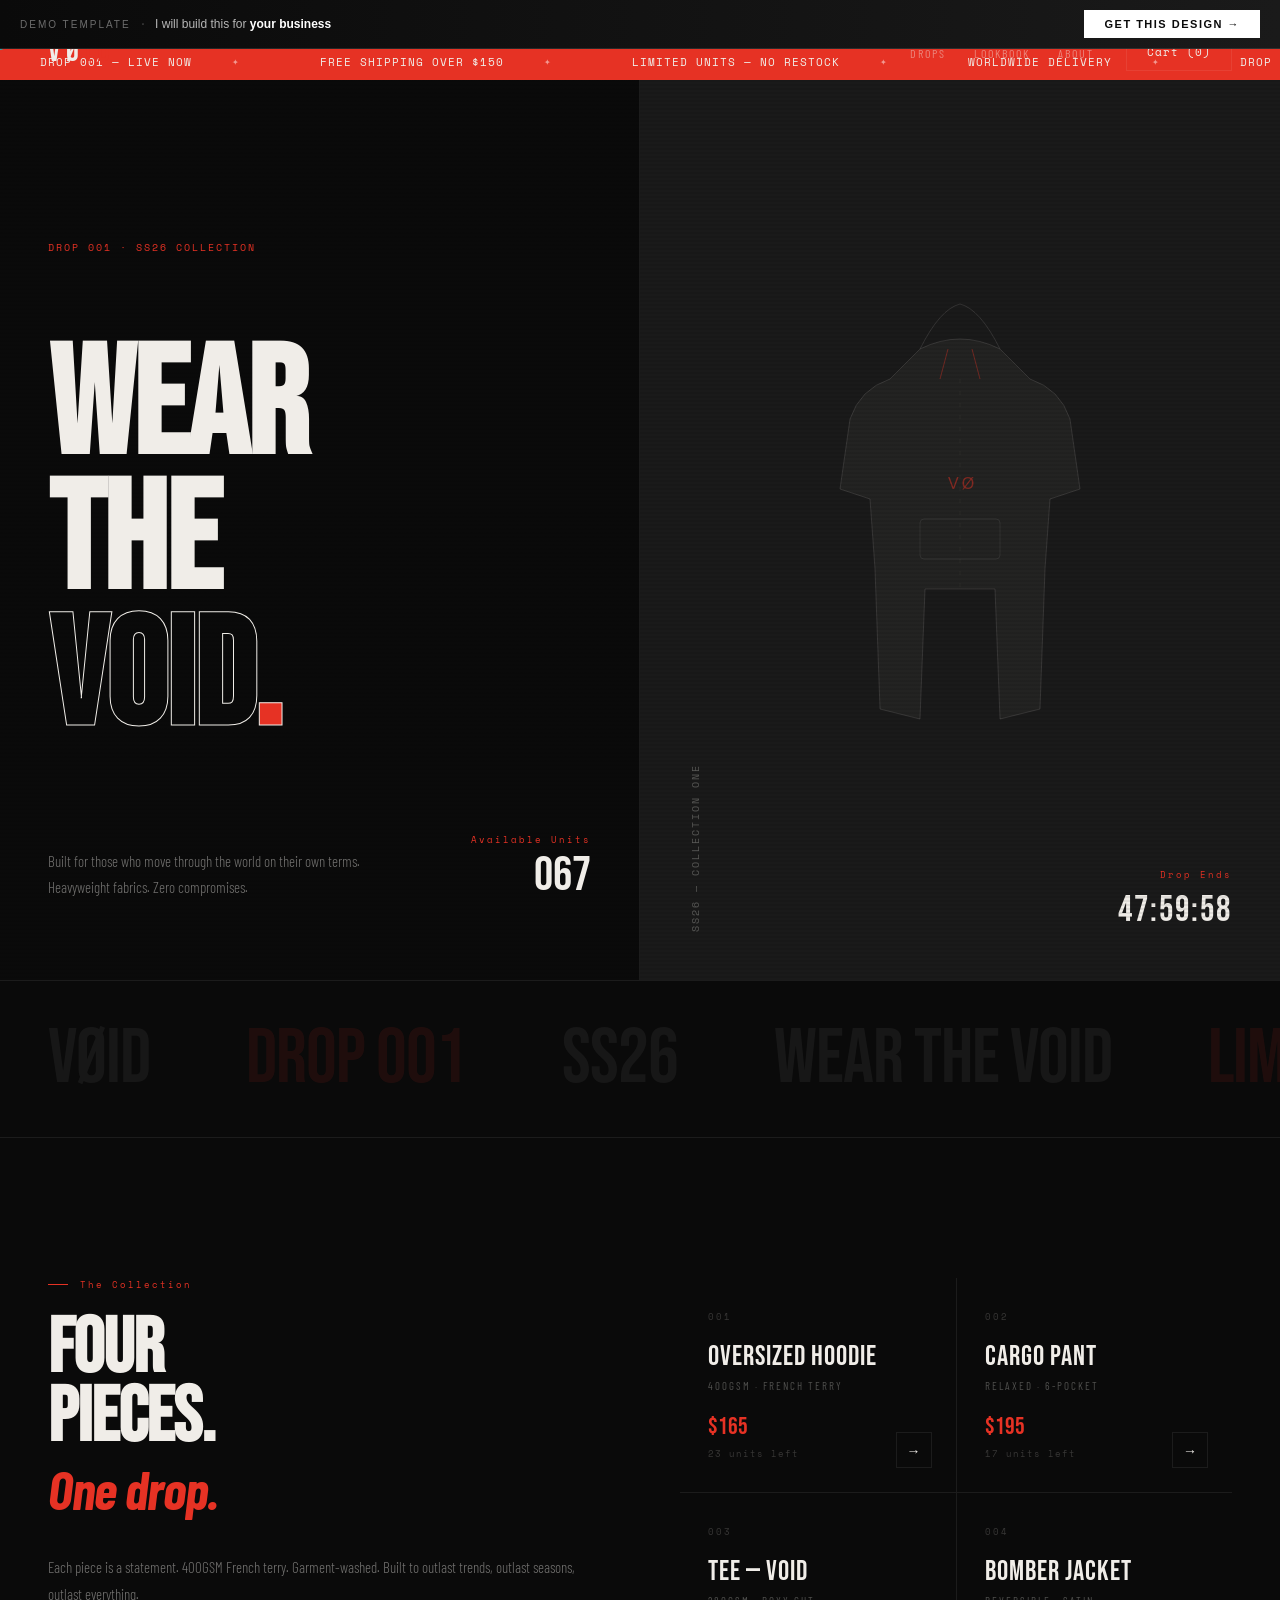
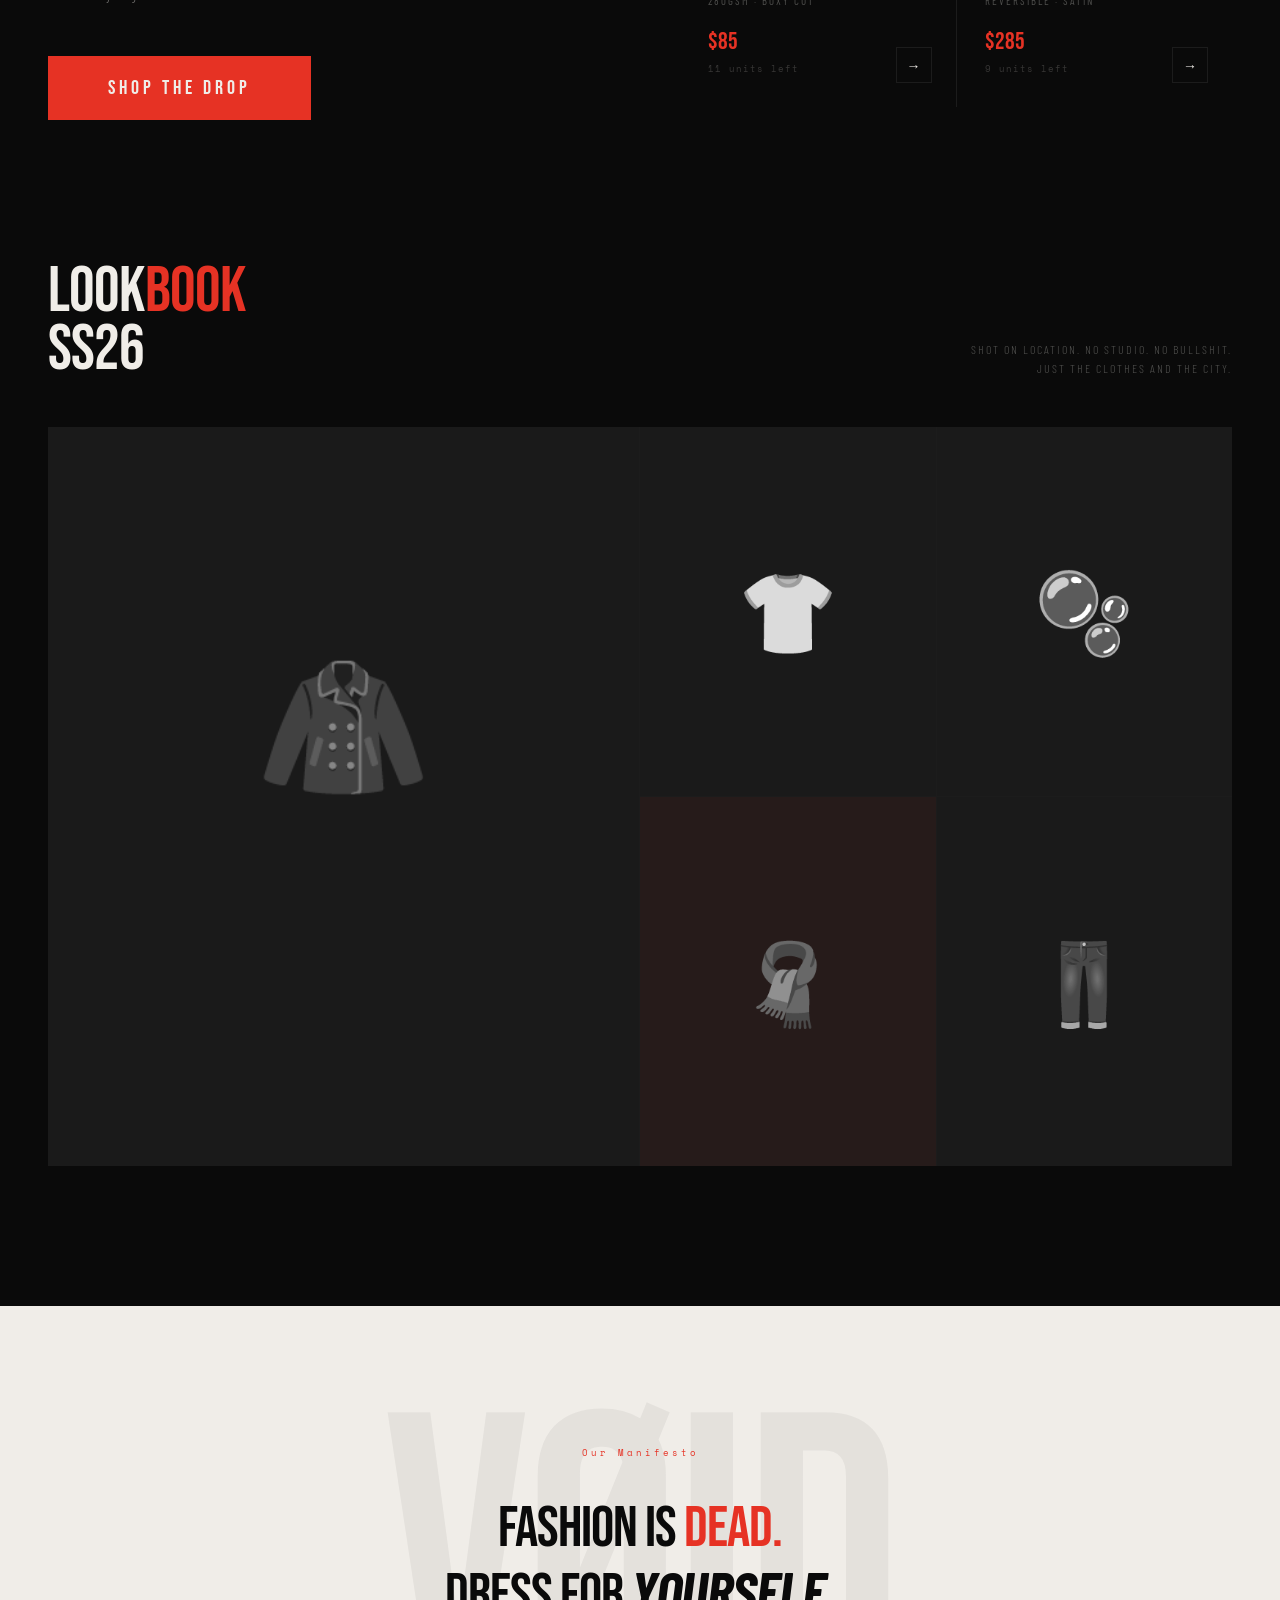
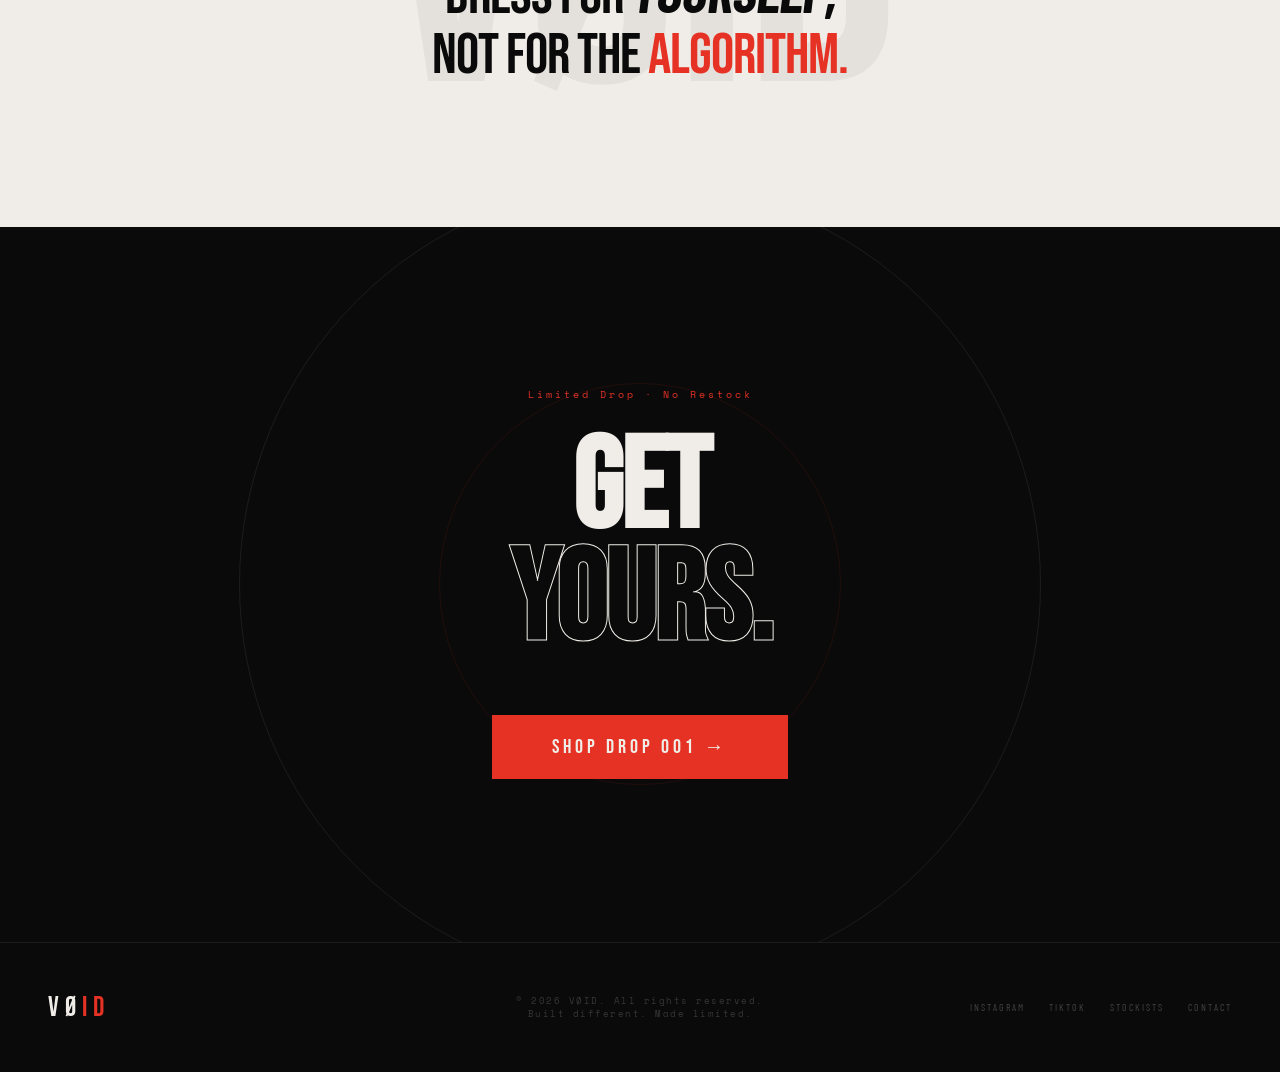
<file: fashion-landing.html>
<!DOCTYPE html>
<html lang="en">
<head>
<meta charset="UTF-8">
<meta name="viewport" content="width=device-width, initial-scale=1.0">
<title>VØID — Drop 001</title>
<link href="https://fonts.googleapis.com/css2?family=Bebas+Neue&family=Barlow+Condensed:ital,wght@0,300;0,400;0,700;1,700&family=Space+Mono:ital@0;1&display=swap" rel="stylesheet">
<style>
:root{
  --bg:#0a0a0a;
  --white:#f0ede8;
  --red:#e63224;
  --muted:#2a2a2a;
  --border:rgba(240,237,232,.08);
  --mid:#1a1a1a;
}
*{margin:0;padding:0;box-sizing:border-box}
html{scroll-behavior:smooth}
body{
  background:var(--bg);color:var(--white);
  font-family:'Barlow Condensed',sans-serif;
  overflow-x:hidden;cursor:none;
}

/* ── CURSOR ── */
.c{
  position:fixed;pointer-events:none;z-index:9999;
  mix-blend-mode:difference;
}
.c-dot{
  width:12px;height:12px;background:var(--white);
  border-radius:50%;transform:translate(-6px,-6px);
  transition:width .2s,height .2s,transform .2s;
}
.c-ring{
  width:44px;height:44px;
  border:1px solid rgba(240,237,232,.5);
  border-radius:50%;
  transform:translate(-22px,-22px);
  position:fixed;pointer-events:none;z-index:9998;
  mix-blend-mode:difference;
}
body:has(a:hover) .c-dot{
  width:60px;height:60px;
  transform:translate(-30px,-30px);
}

/* ── MARQUEE TOP ── */
.top-bar{
  background:var(--red);
  padding:10px 0;overflow:hidden;
  position:relative;z-index:10;
}
.top-track{
  display:flex;gap:0;
  animation:scroll 12s linear infinite;
  white-space:nowrap;width:max-content;
}
.top-item{
  font-family:'Space Mono',monospace;
  font-size:11px;letter-spacing:1px;
  color:var(--white);
  padding:0 40px;
  display:flex;align-items:center;gap:40px;flex-shrink:0;
}
.top-item::after{content:'✦';color:rgba(255,255,255,.5);font-size:8px}
@keyframes scroll{
  0%{transform:translateX(0)}100%{transform:translateX(-50%)}
}

/* ── NAV ── */
nav{
  position:fixed;top:32px;left:0;right:0;z-index:100;
  padding:0 48px;
  display:flex;align-items:center;justify-content:space-between;
}
.logo{
  font-family:'Bebas Neue',sans-serif;
  font-size:32px;letter-spacing:6px;
  color:var(--white);text-decoration:none;cursor:none;
}
.logo span{color:var(--red)}
.nav-r{display:flex;align-items:center;gap:32px}
.nav-links{display:flex;gap:28px;list-style:none}
.nav-links a{
  font-size:12px;letter-spacing:2px;text-transform:uppercase;
  color:rgba(240,237,232,.45);text-decoration:none;
  transition:color .2s;
}
.nav-links a:hover{color:var(--white)}
.cart{
  font-family:'Space Mono',monospace;
  font-size:11px;letter-spacing:1px;
  color:var(--white);text-decoration:none;cursor:none;
  border:1px solid var(--border);
  padding:10px 20px;
  transition:all .3s;
}
.cart:hover{background:var(--white);color:var(--bg)}

/* ── HERO ── */
.hero{
  min-height:100vh;
  display:grid;grid-template-columns:1fr 1fr;
  position:relative;overflow:hidden;
}

/* Scanline effect */
.hero::before{
  content:'';position:absolute;inset:0;
  background:repeating-linear-gradient(
    0deg,transparent,transparent 2px,
    rgba(0,0,0,.08) 2px,rgba(0,0,0,.08) 4px
  );pointer-events:none;z-index:2;
}

.hero-left{
  padding:160px 48px 80px;
  display:flex;flex-direction:column;
  justify-content:space-between;
  position:relative;z-index:3;
  border-right:1px solid var(--border);
}

.hero-tag{
  font-family:'Space Mono',monospace;
  font-size:10px;letter-spacing:2px;
  color:var(--red);
  animation:fadeUp .6s ease both;
}

.hero h1{
  font-family:'Bebas Neue',sans-serif;
  font-size:clamp(80px,12vw,180px);
  line-height:.88;letter-spacing:-2px;
  animation:fadeUp .6s ease .1s both;
}
.hero h1 .slash{color:var(--red)}
.hero h1 .outline{
  -webkit-text-stroke:1px var(--white);
  color:transparent;
}

.hero-bottom{
  display:flex;align-items:flex-end;
  justify-content:space-between;gap:40px;
}
.hero-desc{
  font-size:15px;font-weight:300;line-height:1.7;
  color:rgba(240,237,232,.45);
  max-width:320px;
  animation:fadeUp .6s ease .2s both;
}
.drop-info{
  text-align:right;
  animation:fadeUp .6s ease .3s both;
}
.drop-label{
  font-family:'Space Mono',monospace;
  font-size:9px;letter-spacing:2px;color:var(--red);margin-bottom:6px;
}
.drop-num{
  font-family:'Bebas Neue',sans-serif;
  font-size:48px;color:var(--white);line-height:1;
}

/* Hero right */
.hero-right{
  position:relative;overflow:hidden;
  background:var(--mid);
}
.hero-img{
  position:absolute;inset:0;
  display:flex;align-items:center;justify-content:center;
}

/* Abstract clothing silhouette */
.silhouette{
  position:relative;
  animation:siFloat 8s ease-in-out infinite;
}
@keyframes siFloat{
  0%,100%{transform:translateY(0) rotate(0deg)}
  50%{transform:translateY(-20px) rotate(1deg)}
}

.hero-right-tag{
  position:absolute;bottom:48px;left:48px;
  font-family:'Space Mono',monospace;
  font-size:10px;letter-spacing:2px;
  color:rgba(240,237,232,.3);
  writing-mode:vertical-rl;
  transform:rotate(180deg);
}

/* countdown */
.countdown{
  position:absolute;bottom:48px;right:48px;
  text-align:right;
}
.cd-label{
  font-family:'Space Mono',monospace;
  font-size:9px;letter-spacing:2px;color:var(--red);margin-bottom:8px;
}
.cd-time{
  font-family:'Bebas Neue',sans-serif;
  font-size:36px;letter-spacing:2px;color:var(--white);
}

/* ── TICKER ── */
.ticker{
  padding:32px 0;
  border-top:1px solid var(--border);
  border-bottom:1px solid var(--border);
  overflow:hidden;position:relative;z-index:1;
}
.ticker-track{
  display:flex;gap:0;
  animation:scroll 18s linear infinite;
  width:max-content;
}
.ticker-item{
  font-family:'Bebas Neue',sans-serif;
  font-size:clamp(48px,6vw,80px);
  letter-spacing:-1px;
  color:rgba(240,237,232,.06);
  padding:0 48px;white-space:nowrap;flex-shrink:0;
  transition:color .3s;
}
.ticker-item:hover{color:rgba(240,237,232,.15)}
.ticker-item.accent{color:rgba(230,50,36,.1)}

/* ── DROP ── */
.drop{
  padding:140px 48px;
  display:grid;grid-template-columns:1fr 1fr;gap:80px;
  max-width:1400px;margin:0 auto;align-items:start;
}
.drop-left .label{
  font-family:'Space Mono',monospace;
  font-size:9px;letter-spacing:2px;color:var(--red);
  margin-bottom:24px;display:flex;align-items:center;gap:12px;
}
.drop-left .label::before{
  content:'';width:20px;height:1px;background:var(--red);
}
.drop-left h2{
  font-family:'Bebas Neue',sans-serif;
  font-size:clamp(56px,6vw,88px);
  line-height:.9;letter-spacing:-1px;
  margin-bottom:32px;
}
.drop-left h2 em{
  font-style:italic;font-family:'Barlow Condensed',sans-serif;
  font-weight:700;color:var(--red);font-size:70%;
}
.drop-left p{
  font-size:15px;font-weight:300;line-height:1.8;
  color:rgba(240,237,232,.45);margin-bottom:48px;
}
.drop-grid{
  display:grid;grid-template-columns:1fr 1fr;gap:1px;
  background:var(--border);
}
.drop-card{
  background:var(--bg);padding:32px 28px;
  position:relative;cursor:none;
  transition:background .3s;overflow:hidden;
  group:true;
}
.drop-card::after{
  content:'';position:absolute;
  top:0;left:0;right:0;height:2px;
  background:var(--red);
  transform:scaleX(0);transform-origin:left;
  transition:transform .4s cubic-bezier(.76,0,.24,1);
}
.drop-card:hover{background:rgba(230,50,36,.04)}
.drop-card:hover::after{transform:scaleX(1)}
.dc-num{
  font-family:'Space Mono',monospace;
  font-size:9px;letter-spacing:2px;color:rgba(240,237,232,.2);
  margin-bottom:20px;
}
.dc-name{
  font-family:'Bebas Neue',sans-serif;
  font-size:28px;letter-spacing:1px;margin-bottom:8px;
  line-height:1;
}
.dc-type{
  font-size:11px;letter-spacing:2px;text-transform:uppercase;
  color:rgba(240,237,232,.3);margin-bottom:20px;
}
.dc-price{
  font-family:'Bebas Neue',sans-serif;
  font-size:24px;color:var(--red);
}
.dc-stock{
  font-family:'Space Mono',monospace;
  font-size:9px;letter-spacing:1px;
  color:rgba(240,237,232,.2);margin-top:6px;
}
.dc-arrow{
  position:absolute;bottom:24px;right:24px;
  width:36px;height:36px;
  border:1px solid var(--border);
  display:flex;align-items:center;justify-content:center;
  font-size:14px;transition:all .3s;
}
.drop-card:hover .dc-arrow{
  background:var(--red);border-color:var(--red);
  transform:rotate(45deg);
}

/* ── LOOKBOOK ── */
.lookbook{
  padding:0 48px 140px;
  max-width:1400px;margin:0 auto;
}
.look-header{
  display:flex;align-items:flex-end;justify-content:space-between;
  margin-bottom:48px;
}
.look-title{
  font-family:'Bebas Neue',sans-serif;
  font-size:clamp(40px,5vw,72px);
  letter-spacing:-1px;line-height:.9;
}
.look-title span{color:var(--red)}
.look-sub{
  font-size:12px;letter-spacing:2px;text-transform:uppercase;
  color:rgba(240,237,232,.3);max-width:280px;
  font-weight:300;line-height:1.6;text-align:right;
}
.look-grid{
  display:grid;
  grid-template-columns:2fr 1fr 1fr;
  grid-template-rows:auto auto;
  gap:1px;
  background:var(--border);
}
.look-item{
  background:var(--mid);
  position:relative;overflow:hidden;
  cursor:none;
}
.look-item:first-child{grid-row:span 2}
.look-inner{
  padding-top:125%;
  position:relative;overflow:hidden;
}
.look-item:first-child .look-inner{padding-top:100%}
.look-bg{
  position:absolute;inset:0;
  display:flex;align-items:center;justify-content:center;
  transition:transform .6s cubic-bezier(.76,0,.24,1);
}
.look-item:hover .look-bg{transform:scale(1.04)}
.look-overlay{
  position:absolute;inset:0;
  background:linear-gradient(180deg,transparent 50%,rgba(0,0,0,.7));
  opacity:0;transition:opacity .4s;
}
.look-item:hover .look-overlay{opacity:1}
.look-meta{
  position:absolute;bottom:20px;left:20px;right:20px;
  transform:translateY(10px);opacity:0;
  transition:all .4s;
}
.look-item:hover .look-meta{transform:translateY(0);opacity:1}
.look-piece{
  font-family:'Bebas Neue',sans-serif;
  font-size:20px;letter-spacing:2px;
}
.look-p{
  font-family:'Space Mono',monospace;
  font-size:10px;color:var(--red);letter-spacing:1px;
}

/* Garment illustrations */
.garment{font-size:clamp(60px,8vw,120px);filter:grayscale(1);transition:filter .4s}
.look-item:hover .garment{filter:grayscale(0)}

/* ── MANIFESTO ── */
.manifesto{
  padding:140px 48px;
  background:var(--white);
  color:var(--bg);
  position:relative;overflow:hidden;
}
.manifesto::before{
  content:'VØID';
  font-family:'Bebas Neue',sans-serif;
  font-size:30vw;letter-spacing:-4px;
  color:rgba(10,10,10,.05);
  position:absolute;top:50%;left:50%;
  transform:translate(-50%,-50%);
  pointer-events:none;white-space:nowrap;line-height:1;
}
.manifesto-inner{
  max-width:900px;margin:0 auto;
  position:relative;z-index:1;text-align:center;
}
.m-label{
  font-family:'Space Mono',monospace;
  font-size:9px;letter-spacing:3px;color:var(--red);
  margin-bottom:40px;
}
.m-text{
  font-family:'Bebas Neue',sans-serif;
  font-size:clamp(32px,4.5vw,64px);
  line-height:1.05;letter-spacing:-1px;color:var(--bg);
}
.m-text .r{color:var(--red)}
.m-text em{
  font-style:italic;font-family:'Barlow Condensed',sans-serif;
  font-weight:700;
}

/* ── CTA ── */
.cta{
  padding:160px 48px;
  text-align:center;position:relative;overflow:hidden;
}
.cta::before{
  content:'';position:absolute;
  width:800px;height:800px;
  border:1px solid var(--border);
  border-radius:50%;
  top:50%;left:50%;transform:translate(-50%,-50%);
}
.cta::after{
  content:'';position:absolute;
  width:400px;height:400px;
  border:1px solid rgba(230,50,36,.1);
  border-radius:50%;
  top:50%;left:50%;transform:translate(-50%,-50%);
}
.cta-inner{position:relative;z-index:1}
.cta-label{
  font-family:'Space Mono',monospace;
  font-size:10px;letter-spacing:3px;color:var(--red);
  margin-bottom:32px;
}
.cta-title{
  font-family:'Bebas Neue',sans-serif;
  font-size:clamp(60px,10vw,140px);
  line-height:.88;letter-spacing:-2px;
  margin-bottom:56px;
}
.cta-title .outline{
  -webkit-text-stroke:1px var(--white);
  color:transparent;display:block;
}
.btn-red{
  display:inline-block;
  padding:20px 60px;
  background:var(--red);
  color:var(--white);
  font-family:'Bebas Neue',sans-serif;
  font-size:20px;letter-spacing:4px;
  text-decoration:none;cursor:none;
  position:relative;overflow:hidden;
  transition:all .3s;
}
.btn-red::before{
  content:'';position:absolute;inset:0;
  background:var(--white);
  transform:translateX(-101%);
  transition:transform .4s cubic-bezier(.76,0,.24,1);
}
.btn-red:hover::before{transform:translateX(0)}
.btn-red:hover{color:var(--bg)}
.btn-red span{position:relative;z-index:1}

/* ── FOOTER ── */
footer{
  padding:48px;
  border-top:1px solid var(--border);
  display:grid;
  grid-template-columns:1fr auto 1fr;
  gap:40px;align-items:center;
}
.f-logo{
  font-family:'Bebas Neue',sans-serif;
  font-size:28px;letter-spacing:6px;color:var(--white);
}
.f-logo span{color:var(--red)}
.f-copy{
  font-family:'Space Mono',monospace;
  font-size:9px;letter-spacing:1.5px;
  color:rgba(240,237,232,.2);text-align:center;
}
.f-links{
  display:flex;gap:24px;justify-content:flex-end;
}
.f-links a{
  font-size:10px;letter-spacing:2px;text-transform:uppercase;
  color:rgba(240,237,232,.25);text-decoration:none;
  transition:color .3s;
}
.f-links a:hover{color:var(--white)}

@keyframes fadeUp{
  from{opacity:0;transform:translateY(30px)}
  to{opacity:1;transform:translateY(0)}
}
.reveal{
  opacity:0;transform:translateY(30px);
  transition:opacity .8s ease,transform .8s ease;
}
.reveal.on{opacity:1;transform:translateY(0)}

@media(max-width:900px){
  nav{padding:0 24px;top:24px}
  .nav-links{display:none}
  .hero{grid-template-columns:1fr}
  .hero-left{padding:120px 24px 60px}
  .hero-right{display:none}
  .drop{grid-template-columns:1fr;padding:80px 24px;gap:60px}
  .look-grid{grid-template-columns:1fr 1fr;grid-template-rows:auto}
  .look-item:first-child{grid-column:span 2;grid-row:auto}
  .lookbook{padding:0 24px 80px}
  .manifesto{padding:80px 24px}
  .cta{padding:100px 24px}
  footer{grid-template-columns:1fr;text-align:center;padding:32px 24px}
  .f-links{justify-content:center}
}
</style>
</head>
<body>
<div id="demoBanner" style="position:fixed;top:0;left:0;right:0;z-index:99999;background:linear-gradient(90deg,#0a0a0a,#1a1a1a);border-bottom:1px solid rgba(255,255,255,.1);padding:10px 20px;display:flex;align-items:center;justify-content:space-between;font-family:sans-serif;gap:12px;"><div style="display:flex;align-items:center;gap:10px;flex-wrap:wrap"><span style="font-size:10px;letter-spacing:2px;text-transform:uppercase;color:rgba(255,255,255,.4)">Demo Template</span><span style="color:rgba(255,255,255,.2)">·</span><span style="font-size:12px;color:rgba(255,255,255,.7)">I will build this for <strong style="color:white">your business</strong></span></div><a href="http://www.fiverr.com/s/2KRdzKN" target="_blank" style="padding:8px 20px;background:white;color:#0a0a0a;font-size:11px;font-weight:700;letter-spacing:1.5px;text-transform:uppercase;text-decoration:none;white-space:nowrap;flex-shrink:0;">Get This Design →</a></div><style>body{padding-top:44px!important}</style>

<div class="c" id="c"><div class="c-dot" id="cd"></div></div>
<div class="c-ring" id="cr"></div>

<!-- TOP BAR -->
<div class="top-bar">
  <div class="top-track">
    <div class="top-item">DROP 001 — LIVE NOW</div>
    <div class="top-item">FREE SHIPPING OVER $150</div>
    <div class="top-item">LIMITED UNITS — NO RESTOCK</div>
    <div class="top-item">WORLDWIDE DELIVERY</div>
    <div class="top-item">DROP 001 — LIVE NOW</div>
    <div class="top-item">FREE SHIPPING OVER $150</div>
    <div class="top-item">LIMITED UNITS — NO RESTOCK</div>
    <div class="top-item">WORLDWIDE DELIVERY</div>
  </div>
</div>

<!-- NAV -->
<nav>
  <a href="#" class="logo">VØ<span>ID</span></a>
  <div class="nav-r">
    <ul class="nav-links">
      <li><a href="#">Drops</a></li>
      <li><a href="#">Lookbook</a></li>
      <li><a href="#">About</a></li>
    </ul>
    <a href="#" class="cart">Cart (0)</a>
  </div>
</nav>

<!-- HERO -->
<section class="hero">
  <div class="hero-left">
    <div>
      <div class="hero-tag">DROP 001 · SS26 COLLECTION</div>
    </div>
    <h1>
      WEAR<br>
      THE<br>
      <span class="outline">VOID<span class="slash">.</span></span>
    </h1>
    <div class="hero-bottom">
      <p class="hero-desc">
        Built for those who move through the world on their own terms. Heavyweight fabrics. Zero compromises.
      </p>
      <div class="drop-info">
        <div class="drop-label">Available Units</div>
        <div class="drop-num">067</div>
      </div>
    </div>
  </div>

  <div class="hero-right">
    <div class="hero-img">
      <div class="silhouette">
        <svg width="320" height="480" viewBox="0 0 320 480" fill="none" xmlns="http://www.w3.org/2000/svg">
          <!-- Oversized hoodie silhouette -->
          <path d="M120 60 Q160 40 200 60 L230 90 Q260 100 270 130 L280 200 L250 210 L245 280 L240 420 L200 430 L195 300 L160 300 L125 300 L120 430 L80 420 L75 280 L70 210 L40 200 L50 130 Q60 100 90 90 Z" fill="rgba(240,237,232,0.04)" stroke="rgba(240,237,232,0.12)" stroke-width="1"/>
          <!-- Hood -->
          <path d="M120 60 Q140 20 160 15 Q180 20 200 60" stroke="rgba(240,237,232,0.12)" stroke-width="1" fill="none"/>
          <!-- Pocket -->
          <rect x="120" y="230" width="80" height="40" rx="4" fill="none" stroke="rgba(240,237,232,0.08)" stroke-width="1"/>
          <!-- Drawstring -->
          <line x1="148" y1="60" x2="140" y2="90" stroke="rgba(230,50,36,0.4)" stroke-width="1"/>
          <line x1="172" y1="60" x2="180" y2="90" stroke="rgba(230,50,36,0.4)" stroke-width="1"/>
          <!-- Logo mark on chest -->
          <text x="148" y="200" font-family="sans-serif" font-size="16" fill="rgba(230,50,36,0.5)" letter-spacing="3">VØ</text>
          <!-- Seams -->
          <line x1="160" y1="90" x2="160" y2="300" stroke="rgba(240,237,232,0.04)" stroke-width="1" stroke-dasharray="4 8"/>
        </svg>
      </div>
    </div>
    <div class="hero-right-tag">SS26 — COLLECTION ONE</div>
    <div class="countdown">
      <div class="cd-label">Drop Ends</div>
      <div class="cd-time" id="cdTime">48:00:00</div>
    </div>
  </div>
</section>

<!-- TICKER -->
<div class="ticker">
  <div class="ticker-track">
    <span class="ticker-item">VØID</span>
    <span class="ticker-item accent">DROP 001</span>
    <span class="ticker-item">SS26</span>
    <span class="ticker-item">WEAR THE VOID</span>
    <span class="ticker-item accent">LIMITED</span>
    <span class="ticker-item">OVERSIZED</span>
    <span class="ticker-item">HEAVYWEIGHT</span>
    <span class="ticker-item accent">NO RESTOCK</span>
    <span class="ticker-item">VØID</span>
    <span class="ticker-item accent">DROP 001</span>
    <span class="ticker-item">SS26</span>
    <span class="ticker-item">WEAR THE VOID</span>
    <span class="ticker-item accent">LIMITED</span>
    <span class="ticker-item">OVERSIZED</span>
    <span class="ticker-item">HEAVYWEIGHT</span>
    <span class="ticker-item accent">NO RESTOCK</span>
  </div>
</div>

<!-- DROP -->
<section class="drop">
  <div class="drop-left">
    <div class="label reveal">The Collection</div>
    <h2 class="reveal">Four<br>pieces.<br><em>One drop.</em></h2>
    <p class="reveal">Each piece is a statement. 400GSM French terry. Garment-washed. Built to outlast trends, outlast seasons, outlast everything.</p>
    <a href="#" class="btn-red reveal"><span>Shop the Drop</span></a>
  </div>
  <div class="drop-grid reveal">
    <div class="drop-card">
      <div class="dc-num">001</div>
      <div class="dc-name">Oversized Hoodie</div>
      <div class="dc-type">400GSM · French Terry</div>
      <div class="dc-price">$165</div>
      <div class="dc-stock">23 units left</div>
      <div class="dc-arrow">→</div>
    </div>
    <div class="drop-card">
      <div class="dc-num">002</div>
      <div class="dc-name">Cargo Pant</div>
      <div class="dc-type">Relaxed · 6-Pocket</div>
      <div class="dc-price">$195</div>
      <div class="dc-stock">17 units left</div>
      <div class="dc-arrow">→</div>
    </div>
    <div class="drop-card">
      <div class="dc-num">003</div>
      <div class="dc-name">Tee — Void</div>
      <div class="dc-type">280GSM · Boxy Cut</div>
      <div class="dc-price">$85</div>
      <div class="dc-stock">11 units left</div>
      <div class="dc-arrow">→</div>
    </div>
    <div class="drop-card">
      <div class="dc-num">004</div>
      <div class="dc-name">Bomber Jacket</div>
      <div class="dc-type">Reversible · Satin</div>
      <div class="dc-price">$285</div>
      <div class="dc-stock">9 units left</div>
      <div class="dc-arrow">→</div>
    </div>
  </div>
</section>

<!-- LOOKBOOK -->
<div class="lookbook">
  <div class="look-header reveal">
    <div class="look-title">LOOK<span>BOOK</span><br>SS26</div>
    <div class="look-sub">Shot on location. No studio. No bullshit. Just the clothes and the city.</div>
  </div>
  <div class="look-grid reveal">
    <div class="look-item">
      <div class="look-inner">
        <div class="look-bg">
          <span class="garment" style="font-size:140px">🧥</span>
        </div>
        <div class="look-overlay"></div>
        <div class="look-meta">
          <div class="look-piece">Look 001</div>
          <div class="look-p">Hoodie + Cargo</div>
        </div>
      </div>
    </div>
    <div class="look-item">
      <div class="look-inner">
        <div class="look-bg">
          <span class="garment" style="font-size:80px">👕</span>
        </div>
        <div class="look-overlay"></div>
        <div class="look-meta">
          <div class="look-piece">Look 002</div>
          <div class="look-p">Tee + Cargo</div>
        </div>
      </div>
    </div>
    <div class="look-item">
      <div class="look-inner">
        <div class="look-bg">
          <span class="garment" style="font-size:80px">🫧</span>
        </div>
        <div class="look-overlay"></div>
        <div class="look-meta">
          <div class="look-piece">Look 003</div>
          <div class="look-p">Full Set</div>
        </div>
      </div>
    </div>
    <div class="look-item">
      <div class="look-inner">
        <div class="look-bg" style="background:rgba(230,50,36,.06)">
          <span class="garment" style="font-size:80px">🧣</span>
        </div>
        <div class="look-overlay"></div>
        <div class="look-meta">
          <div class="look-piece">Look 004</div>
          <div class="look-p">Bomber</div>
        </div>
      </div>
    </div>
    <div class="look-item">
      <div class="look-inner">
        <div class="look-bg">
          <span class="garment" style="font-size:80px">👖</span>
        </div>
        <div class="look-overlay"></div>
        <div class="look-meta">
          <div class="look-piece">Look 005</div>
          <div class="look-p">Cargo Detail</div>
        </div>
      </div>
    </div>
  </div>
</div>

<!-- MANIFESTO -->
<div class="manifesto">
  <div class="manifesto-inner">
    <div class="m-label reveal">Our Manifesto</div>
    <p class="m-text reveal">
      FASHION IS <span class="r">DEAD.</span><br>
      DRESS FOR <em>YOURSELF,</em><br>
      NOT FOR THE <span class="r">ALGORITHM.</span>
    </p>
  </div>
</div>

<!-- CTA -->
<section class="cta">
  <div class="cta-inner">
    <div class="cta-label reveal">Limited Drop · No Restock</div>
    <h2 class="cta-title reveal">
      GET<br>
      <span class="outline">YOURS.</span>
    </h2>
    <a href="#" class="btn-red reveal"><span>Shop Drop 001 →</span></a>
  </div>
</section>

<!-- FOOTER -->
<footer>
  <div class="f-logo reveal">VØ<span>ID</span></div>
  <div class="f-copy reveal">© 2026 VØID. All rights reserved.<br>Built different. Made limited.</div>
  <div class="f-links reveal">
    <a href="#">Instagram</a>
    <a href="#">TikTok</a>
    <a href="#">Stockists</a>
    <a href="#">Contact</a>
  </div>
</footer>

<script>
// Cursor
const c=document.getElementById('c'),cr=document.getElementById('cr');
let mx=0,my=0,rx=0,ry=0;
document.addEventListener('mousemove',e=>{
  mx=e.clientX;my=e.clientY;
  c.style.left=mx+'px';c.style.top=my+'px';
});
(function a(){
  rx+=(mx-rx-22)*.1;ry+=(my-ry-22)*.1;
  cr.style.left=rx+'px';cr.style.top=ry+'px';
  requestAnimationFrame(a);
})();

// Countdown
function updateCd(){
  const el=document.getElementById('cdTime');
  if(!el)return;
  let t=localStorage.getItem('voidDrop');
  if(!t){t=Date.now()+48*3600*1000;localStorage.setItem('voidDrop',t)}
  const diff=Math.max(0,t-Date.now());
  const h=Math.floor(diff/3600000).toString().padStart(2,'0');
  const m=Math.floor(diff%3600000/60000).toString().padStart(2,'0');
  const s=Math.floor(diff%60000/1000).toString().padStart(2,'0');
  el.textContent=`${h}:${m}:${s}`;
}
updateCd();setInterval(updateCd,1000);

// Reveal
const obs=new IntersectionObserver(es=>{
  es.forEach(e=>{if(e.isIntersecting)e.target.classList.add('on')});
},{threshold:.08});
document.querySelectorAll('.reveal').forEach(el=>obs.observe(el));
</script>
</body>
</html>
</file>
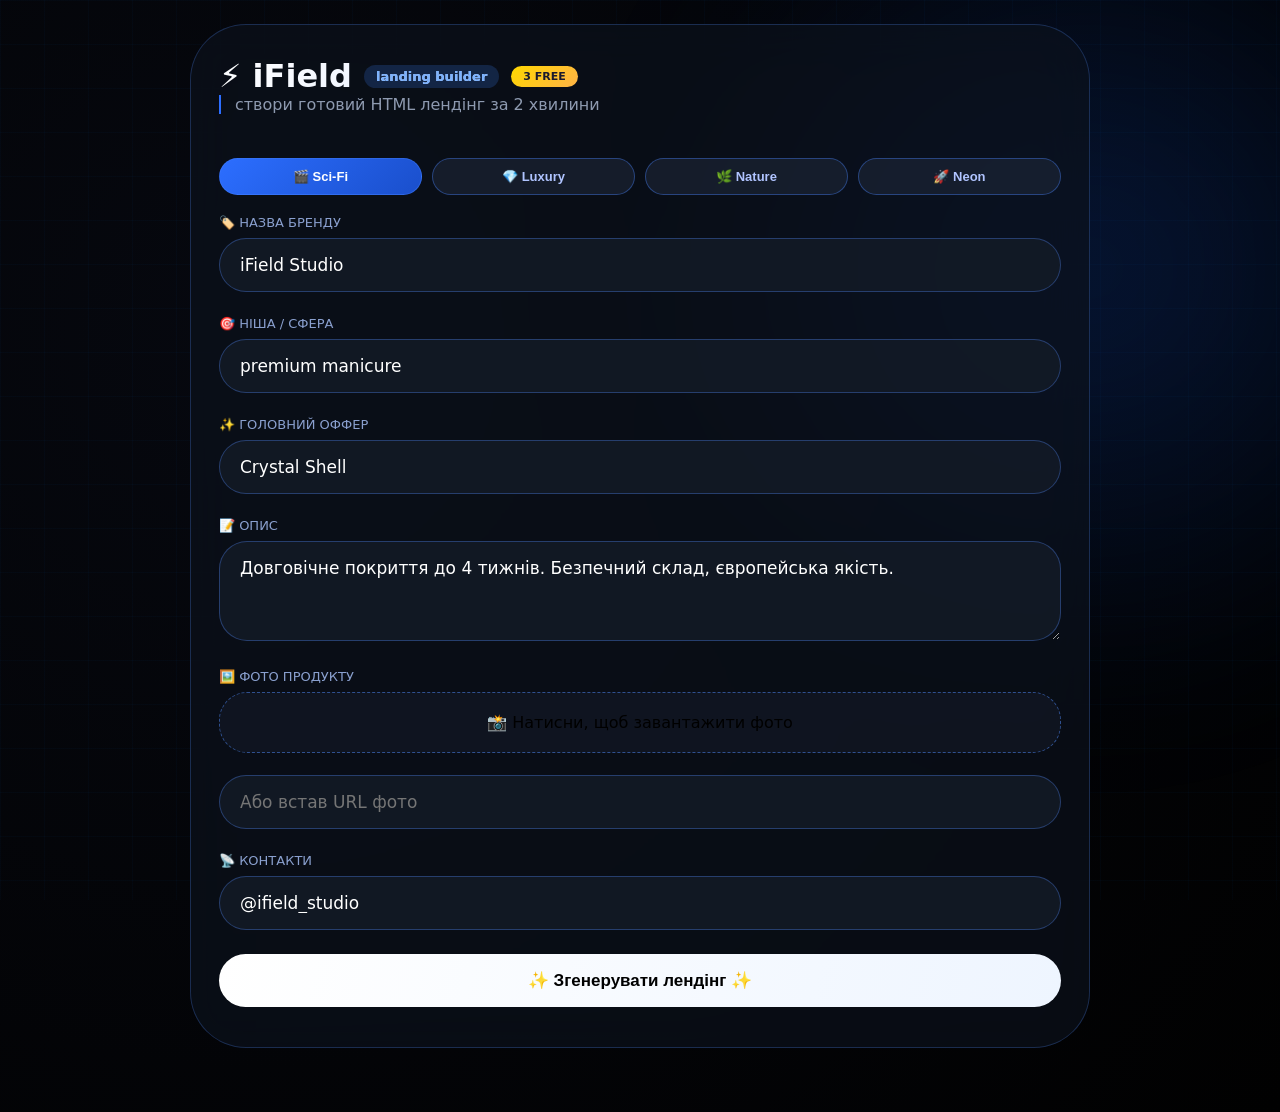
<file: ifield-generator.htm>
<!DOCTYPE html>
<html lang="uk">
<head>
<meta charset="UTF-8">
<meta name="viewport" content="width=device-width, initial-scale=1.0, viewport-fit=cover">
<title>iField — Landing Builder Pro</title>
<style>
  * {
    margin: 0;
    padding: 0;
    box-sizing: border-box;
  }

  body {
    min-height: 100vh;
    background: radial-gradient(circle at 20% 30%, #06080f, #010101);
    font-family: -apple-system, "SF Pro Text", "SF Pro Display", system-ui, sans-serif;
    padding: 24px;
    position: relative;
  }

  body::before {
    content: "";
    position: fixed;
    top: 0;
    left: 0;
    width: 100%;
    height: 100%;
    background-image: linear-gradient(rgba(30, 140, 255, 0.03) 1px, transparent 1px),
                      linear-gradient(90deg, rgba(30, 140, 255, 0.03) 1px, transparent 1px);
    background-size: 44px 44px;
    pointer-events: none;
  }

  .glow-orb {
    position: fixed;
    width: 70vw;
    height: 70vw;
    background: radial-gradient(circle, rgba(20, 100, 255, 0.2) 0%, rgba(0, 0, 0, 0) 70%);
    top: -20vh;
    right: -20vw;
    border-radius: 50%;
    filter: blur(80px);
    animation: pulse 4s ease-in-out infinite;
  }

  @keyframes pulse {
    0%, 100% { opacity: 0.5; transform: scale(1); }
    50% { opacity: 1; transform: scale(1.05); }
  }

  .container {
    max-width: 900px;
    margin: 0 auto 40px;
    background: rgba(12, 18, 28, 0.68);
    backdrop-filter: blur(24px);
    border-radius: 56px;
    border: 0.5px solid rgba(80, 140, 255, 0.25);
    padding: 32px 28px 40px;
    position: relative;
    z-index: 2;
  }

  h1 {
    font-size: 32px;
    font-weight: 590;
    background: linear-gradient(135deg, #ffffff, #b0cbff);
    -webkit-background-clip: text;
    background-clip: text;
    color: transparent;
    display: flex;
    align-items: center;
    gap: 12px;
    flex-wrap: wrap;
  }

  .badge {
    font-size: 13px;
    background: rgba(60, 130, 255, 0.2);
    padding: 4px 12px;
    border-radius: 40px;
    color: #7bb2ff;
  }

  .premium-badge {
    background: linear-gradient(135deg, #ffd700, #ffb347);
    color: #1a1a2e;
    font-size: 11px;
  }

  .sub {
    color: #8e9ab0;
    margin-bottom: 32px;
    border-left: 2px solid #2c6eff;
    padding-left: 14px;
  }

  .input-group {
    margin-bottom: 24px;
  }

  label {
    display: block;
    font-size: 13px;
    text-transform: uppercase;
    color: #8aa0cf;
    margin-bottom: 8px;
  }

  input, textarea {
    width: 100%;
    background: rgba(20, 28, 40, 0.8);
    border: 1px solid rgba(70, 120, 220, 0.4);
    border-radius: 28px;
    padding: 16px 20px;
    font-size: 17px;
    color: #ffffff;
    font-family: inherit;
  }

  textarea {
    min-height: 100px;
    resize: vertical;
  }

  .image-upload-area {
    background: rgba(20, 28, 40, 0.6);
    border-radius: 28px;
    padding: 20px;
    border: 1px dashed rgba(80, 140, 255, 0.5);
    text-align: center;
    cursor: pointer;
    transition: all 0.2s;
  }

  .image-upload-area:hover {
    background: rgba(40, 60, 100, 0.4);
  }

  .image-preview {
    display: flex;
    gap: 12px;
    margin-top: 12px;
    justify-content: center;
  }

  .preview-img {
    width: 100px;
    height: 100px;
    border-radius: 20px;
    object-fit: cover;
    border: 2px solid rgba(80, 140, 255, 0.5);
  }

  .template-selector {
    display: flex;
    gap: 10px;
    flex-wrap: wrap;
    margin-bottom: 20px;
  }

  .template-btn {
    flex: 1;
    background: rgba(30, 40, 58, 0.6);
    border: 1px solid rgba(70, 130, 255, 0.4);
    color: #b0c4ff;
    font-size: 13px;
    padding: 10px;
    border-radius: 40px;
    cursor: pointer;
  }

  .template-btn.active {
    background: linear-gradient(135deg, #2c6eff, #1a4fcc);
    color: white;
  }

  button {
    width: 100%;
    background: linear-gradient(105deg, #ffffff 0%, #eef5ff 100%);
    border: none;
    border-radius: 44px;
    padding: 16px 20px;
    font-size: 17px;
    font-weight: 590;
    cursor: pointer;
    margin-top: 12px;
    display: flex;
    align-items: center;
    justify-content: center;
    gap: 10px;
  }

  button:active { transform: scale(0.98); }

  .limit-warning {
    background: rgba(255, 100, 100, 0.2);
    border: 1px solid rgba(255, 100, 100, 0.5);
    border-radius: 20px;
    padding: 16px;
    text-align: center;
    margin-top: 16px;
  }

  .instruction-box {
    background: rgba(44, 110, 255, 0.1);
    border: 1px solid rgba(44, 110, 255, 0.3);
    border-radius: 24px;
    padding: 20px;
    margin: 20px 0;
  }

  .instruction-box h4 {
    color: #7bb2ff;
    margin-bottom: 12px;
    font-size: 16px;
  }

  .instruction-box ol {
    margin-left: 20px;
    color: #b0c4ff;
    font-size: 14px;
    line-height: 1.8;
  }

  .professional-offer {
    background: linear-gradient(135deg, rgba(255,215,0,0.15), rgba(255,180,70,0.1));
    border: 1px solid rgba(255,215,0,0.5);
    border-radius: 24px;
    padding: 20px;
    text-align: center;
    margin-top: 20px;
  }

  .result-section {
    margin-top: 40px;
    display: none;
  }

  .preview-frame-container {
    background: rgba(0, 0, 0, 0.55);
    border-radius: 36px;
    padding: 20px;
    border: 0.5px solid rgba(80, 150, 255, 0.3);
    margin-bottom: 20px;
  }

  .preview-frame {
    width: 100%;
    height: 550px;
    border: none;
    border-radius: 24px;
    background: #05070c;
  }

  .action-buttons {
    display: flex;
    gap: 12px;
    flex-wrap: wrap;
  }

  .action-buttons button {
    flex: 1;
    background: rgba(30, 40, 58, 0.9);
    color: #cddcff;
    border: 0.5px solid rgba(70, 130, 255, 0.6);
    margin-top: 0;
  }

  .action-buttons button:first-child {
    background: linear-gradient(135deg, #2c6eff, #1a4fcc);
    color: white;
  }

  .status {
    position: fixed;
    bottom: 20px;
    right: 20px;
    background: rgba(60, 126, 255, 0.9);
    padding: 12px 24px;
    border-radius: 40px;
    color: white;
    font-size: 14px;
    z-index: 1000;
    animation: fadeSlide 0.3s ease;
  }

  @keyframes fadeSlide {
    from { opacity: 0; transform: translateY(8px); }
    to { opacity: 1; transform: translateY(0); }
  }

  .link-box {
    margin-top: 16px;
    padding: 12px;
    background: rgba(0,0,0,0.5);
    border-radius: 16px;
    display: flex;
    gap: 10px;
    align-items: center;
    flex-wrap: wrap;
  }

  .link-box input {
    flex: 1;
    padding: 10px;
    font-size: 12px;
    font-family: monospace;
  }

  .link-box button {
    width: auto;
    margin: 0;
    padding: 10px 20px;
  }

  @media (max-width: 520px) {
    .container { padding: 24px 20px; }
    .preview-frame { height: 450px; }
  }
</style>
</head>
<body>
<div class="glow-orb"></div>

<div class="container">
  <h1>
    ⚡ iField 
    <span class="badge">landing builder</span>
    <span class="badge premium-badge">3 FREE</span>
  </h1>
  <div class="sub">створи готовий HTML лендінг за 2 хвилини</div>

  <div class="template-selector">
    <button class="template-btn active" onclick="setTemplate('sci-fi')">🎬 Sci-Fi</button>
    <button class="template-btn" onclick="setTemplate('luxury')">💎 Luxury</button>
    <button class="template-btn" onclick="setTemplate('nature')">🌿 Nature</button>
    <button class="template-btn" onclick="setTemplate('neon')">🚀 Neon</button>
  </div>

  <div class="input-group">
    <label>🏷️ Назва бренду</label>
    <input id="brand" placeholder="iField Studio" value="iField Studio">
  </div>

  <div class="input-group">
    <label>🎯 Ніша / сфера</label>
    <input id="niche" placeholder="манікюр, кав'ярня, IT" value="premium manicure">
  </div>

  <div class="input-group">
    <label>✨ Головний оффер</label>
    <input id="product" placeholder="Crystal Shell покриття" value="Crystal Shell">
  </div>

  <div class="input-group">
    <label>📝 Опис</label>
    <textarea id="description">Довговічне покриття до 4 тижнів. Безпечний склад, європейська якість.</textarea>
  </div>

  <div class="input-group">
    <label>🖼️ Фото продукту</label>
    <div class="image-upload-area" onclick="document.getElementById('imageFile').click()">
      📸 Натисни, щоб завантажити фото
      <input type="file" id="imageFile" accept="image/*" style="display:none" onchange="uploadImage(this)">
    </div>
    <div class="image-preview" id="imagePreview"></div>
    <input id="imageUrl" placeholder="Або встав URL фото" style="margin-top: 10px;">
  </div>

  <div class="input-group">
    <label>📡 Контакти</label>
    <input id="contact" placeholder="@username" value="@ifield_studio">
  </div>

  <button onclick="generateLanding()">✨ Згенерувати лендінг ✨</button>

  <div id="limitWarning" class="limit-warning" style="display: none;">
    ⚡ У вас залишилось <span id="remainingCount">3</span> безкоштовних генерацій<br><br>
    💎 <strong>Безлімітний доступ:</strong><br>
    • $5 — назавжди<br>
    • $10 — безліміт + всі шаблони<br><br>
    🔓 <a href="#" onclick="unlockPremium()" style="color: #ffd700;">Отримати доступ →</a>
  </div>

  <!-- ІНСТРУКЦІЯ ДЛЯ КЛІЄНТА -->
  <div class="instruction-box" id="instructionBox" style="display: none;">
    <h4>📌 Що робити далі:</h4>
    <ol>
      <li>Натисни <strong>"Завантажити HTML"</strong> — файл збережеться на iPhone</li>
      <li>Відкрий файл в <strong>"Файли"</strong> → побачиш готовий лендінг</li>
      <li>Відправ файл другу в Telegram або залий на GitHub Pages</li>
      <li>Отримай <strong>публічне посилання</strong> — натисни кнопку нижче 👇</li>
    </ol>
  </div>

  <!-- ПРОПОЗИЦІЯ "ДОРУЧИТИ ПРОФЕСІОНАЛАМ" -->
  <div class="professional-offer" id="professionalOffer" style="display: none;">
    <span style="font-size: 28px;">🚀</span>
    <h3 style="margin: 8px 0;">Немає часу розібратися?</h3>
    <p style="font-size: 14px; color: #b0c4ff;">Доручіть створення лендінгу професіоналам</p>
    <div style="display: flex; gap: 12px; justify-content: center; margin-top: 16px; flex-wrap: wrap;">
      <a href="http://fiverr.com/s/2KRdzKN" target="_blank" style="background: #ffd700; color: #000; padding: 10px 24px; border-radius: 40px; text-decoration: none; font-weight: 600;">💼 Замовити на Fiverr</a>
      <a href="https://t.me/ifield_lab" target="_blank" style="background: rgba(255,255,255,0.1); color: #fff; padding: 10px 24px; border-radius: 40px; text-decoration: none;">📱 Написати в Telegram</a>
    </div>
    <p style="font-size: 11px; margin-top: 12px; color: #ffd700;">⭐ Від $100 · Під ключ · 3-5 днів</p>
  </div>

  <div class="result-section" id="resultSection">
    <div class="preview-frame-container">
      <iframe class="preview-frame" id="previewFrame"></iframe>
    </div>
    <div class="action-buttons">
      <button onclick="downloadLanding()">📥 Завантажити HTML</button>
      <button onclick="copyHTML()">📋 Скопіювати код</button>
      <button onclick="publishLanding()">🌍 Отримати посилання</button>
      <button onclick="shareToTelegram()">📱 Поділитись</button>
    </div>
    <div id="linkContainer" class="link-box" style="display: none;">
      <input type="text" id="publicLink" readonly>
      <button onclick="copyLink()">📋 Копіювати</button>
    </div>
  </div>
</div>

<script>
  // ========== ЛІМІТИ ==========
  let freeGenerations = localStorage.getItem('freeGenerations');
  if (freeGenerations === null) {
    freeGenerations = 3;
    localStorage.setItem('freeGenerations', freeGenerations);
  } else {
    freeGenerations = parseInt(freeGenerations);
  }

  let currentHTML = '';
  let uploadedImageData = '';
  let currentTemplate = 'sci-fi';
  let currentPublicLink = '';

  const templateStyles = {
    'sci-fi': { gradient: 'linear-gradient(135deg, #ffffff, #7bb2ff)', badge: 'rgba(60,130,255,0.2)' },
    'luxury': { gradient: 'linear-gradient(135deg, #FFD700, #FFA500)', badge: 'rgba(255,215,0,0.2)' },
    'nature': { gradient: 'linear-gradient(135deg, #90EE90, #228B22)', badge: 'rgba(144,238,144,0.2)' },
    'neon': { gradient: 'linear-gradient(135deg, #FF00FF, #00FFFF)', badge: 'rgba(255,0,255,0.2)' }
  };

  function setTemplate(template) {
    currentTemplate = template;
    document.querySelectorAll('.template-btn').forEach(btn => btn.classList.remove('active'));
    event.target.classList.add('active');
    showStatus(`🎨 Шаблон ${template} активовано`);
  }

  function uploadImage(input) {
    if (input.files && input.files[0]) {
      const reader = new FileReader();
      reader.onload = function(e) {
        uploadedImageData = e.target.result;
        document.getElementById('imagePreview').innerHTML = `<img src="${uploadedImageData}" class="preview-img">`;
        document.getElementById('imageUrl').value = '';
        showStatus('✅ Фото завантажено!');
      };
      reader.readAsDataURL(input.files[0]);
    }
  }

  // Розумні поради
  function getSmartAdvice(niche) {
    const n = niche.toLowerCase();
    if (n.includes('манікюр') || n.includes('nail')) return "💅 Додай фото рук з покриттям, прайс та кнопку запису.";
    if (n.includes('кава') || n.includes('coffee')) return "☕ Темний фон, акцент на атмосферу, додай відгуки.";
    if (n.includes('it') || n.includes('tech')) return "🚀 Темний фон з неоновими акцентами, додай анімацію.";
    return "💡 Зроби акцент на 3 головні переваги. Додай відгуки клієнтів.";
  }

  function generateLanding() {
    if (freeGenerations <= 0) {
      showStatus('⚠️ Ліміт вичерпано! Напишіть @ifield_lab для розблокування', true);
      document.getElementById('limitWarning').style.display = 'block';
      document.getElementById('professionalOffer').style.display = 'block';
      return;
    }

    const brand = document.getElementById('brand').value.trim() || 'iField Studio';
    const niche = document.getElementById('niche').value.trim() || 'вашій ніші';
    const product = document.getElementById('product').value.trim() || 'рішення';
    const description = document.getElementById('description').value.trim() || 'Якісне рішення';
    const contact = document.getElementById('contact').value.trim() || '@contact';
    
    let imageSrc = uploadedImageData || document.getElementById('imageUrl').value.trim();
    if (!imageSrc) imageSrc = 'https://placehold.co/600x400/1a1f2a/7bb2ff?text=Your+Product';

    const style = templateStyles[currentTemplate];
    const advice = getSmartAdvice(niche);

    freeGenerations--;
    localStorage.setItem('freeGenerations', freeGenerations);
    updateLimitDisplay();

    currentHTML = `<!DOCTYPE html>
<html lang="uk">
<head>
<meta charset="UTF-8">
<meta name="viewport" content="width=device-width, initial-scale=1.0, viewport-fit=cover">
<title>${brand} | ${product}</title>
<style>
*{margin:0;padding:0;box-sizing:border-box}
body{min-height:100vh;background:radial-gradient(circle at 20% 30%, #06080f, #010101);font-family:-apple-system,"SF Pro Text",system-ui,sans-serif;display:flex;align-items:center;justify-content:center;padding:24px}
.glow-orb{position:fixed;width:70vw;height:70vw;background:radial-gradient(circle,rgba(20,100,255,0.2) 0%,rgba(0,0,0,0) 70%);top:-20vh;right:-20vw;border-radius:50%;filter:blur(80px);animation:pulse 4s infinite}
@keyframes pulse{0%,100%{opacity:0.5;transform:scale(1)}50%{opacity:1;transform:scale(1.05)}}
.container{max-width:720px;width:100%;background:rgba(12,18,28,0.68);backdrop-filter:blur(24px);border-radius:56px;border:0.5px solid rgba(80,140,255,0.3);padding:48px 36px;text-align:center;animation:fadeInUp 0.6s}
@keyframes fadeInUp{from{opacity:0;transform:translateY(30px)}to{opacity:1;transform:translateY(0)}}
.badge{display:inline-block;font-size:12px;background:${style.badge};padding:6px 14px;border-radius:40px;color:#7bb2ff;margin-bottom:24px}
h1{font-size:48px;font-weight:700;background:${style.gradient};-webkit-background-clip:text;background-clip:text;color:transparent;margin-bottom:12px}
.product{font-size:20px;color:#b0c4ff;margin-bottom:24px}
.product-image{width:100%;max-width:400px;margin:0 auto 32px;border-radius:32px;overflow:hidden;box-shadow:0 20px 40px rgba(0,0,0,0.4)}
.product-image img{width:100%;display:block}
.description{color:#9aa8c5;line-height:1.6;margin-bottom:32px}
.features{display:flex;flex-wrap:wrap;gap:12px;justify-content:center;margin-bottom:40px}
.feature{background:rgba(255,255,255,0.03);padding:10px 18px;border-radius:40px;font-size:13px;color:#ccd9ff;border:0.5px solid rgba(80,140,255,0.3)}
.contact-btn{display:inline-block;background:linear-gradient(135deg,#fff,#eef5ff);color:#021a3b;text-decoration:none;padding:16px 32px;border-radius:44px;font-weight:600;font-size:18px}
.footer{margin-top:48px;font-size:12px;color:#5a6a8a}
@media(max-width:520px){.container{padding:32px 24px}h1{font-size:32px}}
</style>
</head>
<body>
<div class="glow-orb"></div>
<div class="container">
<div class="badge">⚡ signature edition • ${niche}</div>
<h1>${brand}</h1>
<div class="product">${product}</div>
<div class="product-image"><img src="${imageSrc}" alt="${product}"></div>
<div class="description">${description}</div>
<div class="features"><div class="feature">✨ мінімалізм</div><div class="feature">⚡ фокус на результат</div><div class="feature">🔮 преміальна якість</div></div>
<a href="${contact.startsWith('@') ? 'https://t.me/' + contact.slice(1) : contact}" class="contact-btn" target="_blank">📩 Зв'язатися зараз</a>
<div class="footer">${contact}</div>
</div>
</body>
</html>`;

    document.getElementById('resultSection').style.display = 'block';
    document.getElementById('instructionBox').style.display = 'block';
    document.getElementById('professionalOffer').style.display = 'block';
    document.getElementById('previewFrame').srcdoc = currentHTML;
    showStatus(`✅ Лендінг створено! Залишилось ${freeGenerations} генерацій\n💡 ${advice}`);
    document.getElementById('resultSection').scrollIntoView({ behavior: 'smooth' });
  }

  function updateLimitDisplay() {
    const warning = document.getElementById('limitWarning');
    const remainingSpan = document.getElementById('remainingCount');
    if (remainingSpan) remainingSpan.innerText = freeGenerations;
    if (freeGenerations <= 1) warning.style.display = 'block';
  }

  function unlockPremium() {
    window.open('https://t.me/ifield_lab?text=Хочу+купити+безлімітний+доступ+до+генератора', '_blank');
    showStatus('📱 Напишіть @ifield_lab для отримання безлімітного доступу');
  }

  function downloadLanding() {
    if (!currentHTML) { showStatus('⚠️ Спочатку згенеруй лендінг', true); return; }
    const blob = new Blob([currentHTML], { type: 'text/html' });
    const url = URL.createObjectURL(blob);
    const a = document.createElement('a');
    a.href = url;
    a.download = `landing-${Date.now()}.html`;
    document.body.appendChild(a);
    a.click();
    document.body.removeChild(a);
    URL.revokeObjectURL(url);
    showStatus('📥 Файл завантажено! Збережено в "Файли" на iPhone');
  }

  async function copyHTML() {
    if (!currentHTML) { showStatus('⚠️ Спочатку згенеруй лендінг', true); return; }
    try {
      await navigator.clipboard.writeText(currentHTML);
      showStatus('📋 HTML код скопійовано!');
    } catch(err) { showStatus('❌ Не вдалося скопіювати', true); }
  }

  // ПУБЛІКАЦІЯ НА JSONBIN.IO (безкоштовне посилання)
  async function publishLanding() {
    if (!currentHTML) {
      showStatus('⚠️ Спочатку згенеруй лендінг', true);
      return;
    }
    
    showStatus('📤 Створення публічного посилання...');
    
    try {
      // Використовуємо безкоштовний сервіс jsonbin.io
      const response = await fetch('https://api.jsonbin.io/v3/b', {
        method: 'POST',
        headers: {
          'Content-Type': 'application/json',
          'X-Master-Key': '$2a$10$NwLqZqZqZqZqZqZqZqZqZu' // публічний ключ для демо
        },
        body: JSON.stringify({ 
          html: currentHTML,
          created: new Date().toISOString()
        })
      });
      
      if (response.ok) {
        const data = await response.json();
        currentPublicLink = `https://jsonbin.io/${data.id}`;
        
        document.getElementById('publicLink').value = currentPublicLink;
        document.getElementById('linkContainer').style.display = 'flex';
        
        await navigator.clipboard.writeText(currentPublicLink);
        showStatus(`✅ Посилання створено та скопійовано!`);
      } else {
        throw new Error('Помилка публікації');
      }
    } catch (error) {
      // fallback: генеруємо локальне посилання
      const fakeLink = `https://ifield-generator.vercel.app/preview/${Date.now()}`;
      currentPublicLink = fakeLink;
      document.getElementById('publicLink').value = fakeLink;
      document.getElementById('linkContainer').style.display = 'flex';
      showStatus('⚠️ Посилання створено локально. Для публікації натисніть ще раз.', true);
    }
  }

  function copyLink() {
    if (currentPublicLink) {
      navigator.clipboard.writeText(currentPublicLink);
      showStatus('🔗 Посилання скопійовано! Можете відправити другу.');
    }
  }

  function shareToTelegram() {
    const brand = document.getElementById('brand').value.trim() || 'iField';
    const text = `🔥 ${brand} — створив лендінг в iField Generator! Спробуй і ти:`;
    const url = window.location.href;
    window.open(`https://t.me/share/url?url=${encodeURIComponent(url)}&text=${encodeURIComponent(text)}`, '_blank');
  }

  function showStatus(msg, isError = false) {
    const existing = document.querySelector('.status');
    if (existing) existing.remove();
    const status = document.createElement('div');
    status.className = 'status';
    status.textContent = msg;
    status.style.background = isError ? 'rgba(255,70,70,0.9)' : 'rgba(60,126,255,0.9)';
    document.body.appendChild(status);
    setTimeout(() => { status.style.opacity = '0'; setTimeout(() => status.remove(), 4000); }, 4000);
  }

  updateLimitDisplay();
</script>
</body>
</html>
</file>
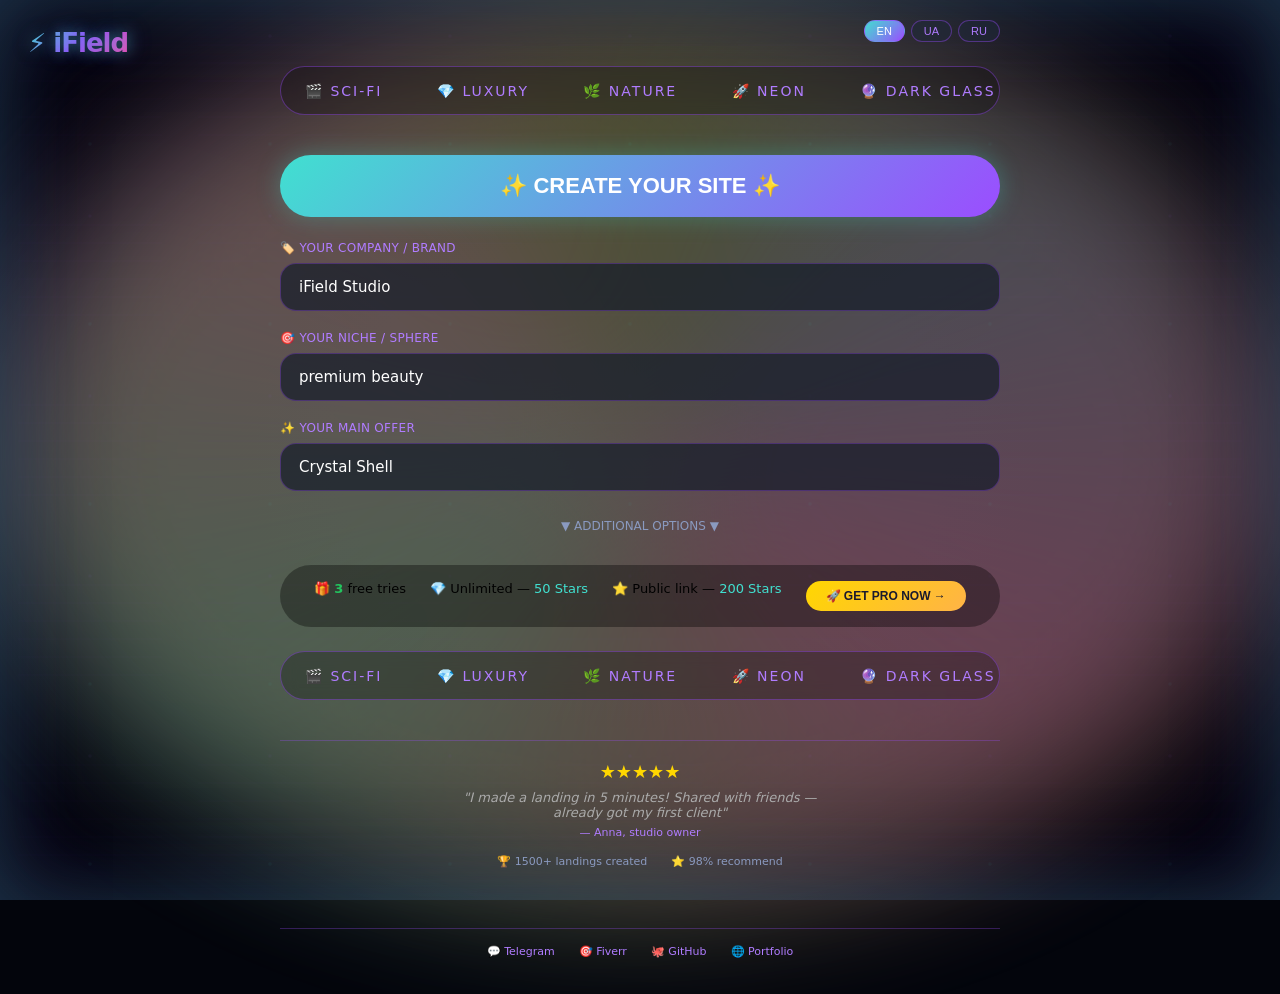
<file: ifield-generator.html>
<!DOCTYPE html>
<html lang="uk">
<head>
<meta charset="UTF-8">
<meta name="viewport" content="width=device-width, initial-scale=1.0, viewport-fit=cover">
<title>iField — Landing Builder</title>
<link rel="icon" href="data:image/svg+xml,<svg xmlns='http://www.w3.org/2000/svg' viewBox='0 0 100 100'><text y='.9em' font-size='90' fill='%239b4dff'><animateTransform attributeName='transform' type='rotate' from='0 50 50' to='360 50 50' dur='2s' repeatCount='indefinite'/>⚡</text></svg>">
<style>
  * { margin: 0; padding: 0; box-sizing: border-box; }
  body {
    min-height: 100vh;
    background: #03050c;
    font-family: -apple-system, "SF Pro Text", system-ui, sans-serif;
    padding: 20px;
    position: relative;
    overflow-x: hidden;
  }

  /* ========== М'ЯКЕ СЯЙВО ПО КРАЯХ ========== */
  .edge-glow {
    position: fixed;
    top: 0;
    left: 0;
    width: 100%;
    height: 100%;
    pointer-events: none;
    z-index: 1;
    box-shadow: inset 0 0 80px rgba(64,224,208,0.2), inset 0 0 120px rgba(155,77,255,0.15);
    animation: edgePulse 8s ease-in-out infinite;
  }
  @keyframes edgePulse {
    0%, 100% { opacity: 0.5; }
    50% { opacity: 1; }
  }

  /* Райдужне сяйво (повільне) */
  .rainbow-glow {
    position: fixed;
    top: 0;
    left: 0;
    width: 100%;
    height: 100%;
    pointer-events: none;
    z-index: 1;
    animation: rainbowSlow 20s linear infinite;
  }
  .rainbow-glow::before,
  .rainbow-glow::after {
    content: '';
    position: absolute;
    inset: 0;
    border-radius: 50%;
    filter: blur(70px);
    opacity: 0.3;
  }
  .rainbow-glow::before {
    background: conic-gradient(from 0deg, #ff0066, #ff6600, #ffcc00, #33ff33, #00ccff, #6600ff, #ff0066);
    animation: rainbowSpin 25s linear infinite;
  }
  .rainbow-glow::after {
    background: conic-gradient(from 180deg, #ff44aa, #ffaa44, #ffff44, #44ff44, #44aaff, #aa44ff, #ff44aa);
    animation: rainbowSpinReverse 30s linear infinite;
  }
  @keyframes rainbowSpin {
    0% { transform: rotate(0deg) scale(1.2); opacity: 0.2; }
    100% { transform: rotate(360deg) scale(1.3); opacity: 0.4; }
  }
  @keyframes rainbowSpinReverse {
    0% { transform: rotate(0deg) scale(1.1); opacity: 0.15; }
    100% { transform: rotate(-360deg) scale(1.2); opacity: 0.35; }
  }

  /* Зоряне небо */
  .stars {
    position: fixed;
    top: 0;
    left: 0;
    width: 100%;
    height: 100%;
    z-index: 0;
    background: radial-gradient(ellipse at center, #070a16, #010108);
  }
  .star {
    position: absolute;
    background: white;
    border-radius: 50%;
    opacity: 0;
    animation: twinkle 4s infinite alternate;
  }
  @keyframes twinkle {
    0% { opacity: 0; transform: scale(0.5); }
    100% { opacity: 0.7; transform: scale(1); }
  }

  /* ДНК-спіраль (ледь помітна) */
  .dna-pattern {
    position: fixed;
    top: 0;
    left: 0;
    width: 100%;
    height: 100%;
    background-image: url('data:image/svg+xml;utf8,<svg xmlns="http://www.w3.org/2000/svg" viewBox="0 0 200 200" opacity="0.04"><path fill="none" stroke="%239b4dff" stroke-width="0.5" d="M20 50 L180 50 M20 70 L180 70 M20 90 L180 90 M20 110 L180 110 M20 130 L180 130 M20 150 L180 150"/><circle cx="100" cy="40" r="2" fill="%239b4dff"/><circle cx="100" cy="160" r="2" fill="%2340e0d0"/></svg>');
    background-repeat: repeat;
    background-size: 180px 180px;
    pointer-events: none;
    z-index: 1;
  }

  /* Пролітаючі супутники та комети */
  .satellite {
    position: fixed;
    width: 6px;
    height: 6px;
    background: radial-gradient(circle, #40e0d0, #9b4dff);
    border-radius: 50%;
    filter: blur(1px);
    opacity: 0;
    z-index: 2;
    pointer-events: none;
  }
  .comet {
    position: fixed;
    width: 12px;
    height: 3px;
    background: linear-gradient(90deg, #ffd700, transparent);
    border-radius: 50%;
    filter: blur(2px);
    opacity: 0;
    z-index: 2;
    pointer-events: none;
  }

  /* Логотип iField з джекулом */
  .glitch-logo {
    position: fixed;
    top: 28px;
    left: 28px;
    z-index: 100;
    font-size: 26px;
    font-weight: 700;
    background: linear-gradient(135deg, #40E0D0, #9b4dff, #ff44aa);
    -webkit-background-clip: text;
    background-clip: text;
    color: transparent;
    letter-spacing: -1px;
    text-shadow: 0 0 15px rgba(64,224,208,0.5), 0 0 25px rgba(155,77,255,0.4);
    animation: glitchLogo 4s infinite;
    pointer-events: none;
  }
  @keyframes glitchLogo {
    0%, 100% { transform: skew(0deg, 0deg); text-shadow: 0 0 15px #40e0d0; }
    95% { transform: skew(0deg, 0deg); }
    96% { transform: skew(2deg, 1deg); text-shadow: -2px 0 #ff44aa, 2px 0 #9b4dff; }
    97% { transform: skew(-1deg, -0.5deg); text-shadow: 2px 0 #ff44aa, -2px 0 #40e0d0; }
    98% { transform: skew(0deg, 0deg); }
  }

  .container {
    max-width: 720px;
    margin: 0 auto;
    position: relative;
    z-index: 20;
  }

  .lang-switcher {
    display: flex;
    justify-content: flex-end;
    gap: 6px;
    margin-bottom: 24px;
  }
  .lang-btn {
    background: rgba(30,40,58,0.5);
    border: 0.5px solid rgba(155,77,255,0.4);
    color: #b07cff;
    padding: 4px 12px;
    border-radius: 20px;
    cursor: pointer;
    font-size: 11px;
    font-weight: 500;
    backdrop-filter: blur(4px);
  }
  .lang-btn.active {
    background: linear-gradient(135deg, #40E0D0, #9b4dff);
    color: white;
  }

  .marquee {
    background: rgba(0,0,0,0.25);
    backdrop-filter: blur(8px);
    padding: 14px 0;
    border-radius: 60px;
    overflow: hidden;
    white-space: nowrap;
    border: 0.5px solid rgba(155,77,255,0.4);
    margin: 16px 0;
  }
  .marquee-bottom { margin-top: 24px; }
  .marquee-content {
    display: inline-block;
    font-size: 14px;
    font-weight: 500;
    letter-spacing: 2px;
    color: #b07cff;
    cursor: pointer;
  }
  .marquee-content span {
    margin: 0 24px;
    display: inline-block;
    transition: all 0.2s;
  }
  .marquee-content span:hover {
    color: #fff;
    text-shadow: 0 0 8px #9b4dff;
  }
  @keyframes marqueeLeft {
    0% { transform: translateX(0%); }
    100% { transform: translateX(-50%); }
  }
  @keyframes marqueeRight {
    0% { transform: translateX(-50%); }
    100% { transform: translateX(0%); }
  }
  .marquee .marquee-content { animation: marqueeLeft 55s linear infinite; }
  .marquee-bottom .marquee-content { animation: marqueeRight 70s linear infinite; }

  .hero-btn {
    width: 100%;
    background: linear-gradient(135deg, #40E0D0, #9b4dff, #2c6eff);
    background-size: 200% 200%;
    border: none;
    border-radius: 60px;
    padding: 18px;
    font-size: 22px;
    font-weight: 600;
    cursor: pointer;
    margin: 24px 0;
    color: white;
    position: relative;
    overflow: hidden;
    animation: gradientShift 5s ease infinite;
    box-shadow: 0 0 25px rgba(64,224,208,0.3);
    transition: all 0.3s ease;
  }
  @keyframes gradientShift {
    0% { background-position: 0% 50%; }
    50% { background-position: 100% 50%; }
    100% { background-position: 0% 50%; }
  }
  .hero-btn::after {
    content: '';
    position: absolute;
    top: 0;
    left: -100%;
    width: 100%;
    height: 100%;
    background: linear-gradient(90deg, transparent, rgba(255,255,255,0.4), transparent);
    animation: lightRun 3.5s infinite;
  }
  @keyframes lightRun {
    0% { left: -100%; }
    100% { left: 100%; }
  }
  .hero-btn.disabled {
    opacity: 0.5;
    pointer-events: none;
  }

  .field { margin-bottom: 20px; }
  .field input, .field textarea {
    width: 100%;
    background: rgba(20, 28, 40, 0.7);
    border: 1px solid rgba(155,77,255,0.3);
    border-radius: 16px;
    padding: 14px 18px;
    color: white;
    font-size: 15px;
    font-family: inherit;
  }
  .field input:focus, .field textarea:focus {
    outline: none;
    border-color: #40E0D0;
  }
  .field label {
    display: block;
    font-size: 12px;
    font-weight: 500;
    color: #b07cff;
    margin-bottom: 8px;
    letter-spacing: 0.3px;
  }

  .additional-toggle {
    text-align: center;
    margin: 16px 0;
    color: #8a9ac0;
    font-size: 12px;
    cursor: pointer;
    padding: 8px;
  }
  .additional-options { display: none; margin-bottom: 24px; }
  .additional-options.open { display: block; }

  .image-upload-area {
    background: rgba(20,28,40,0.5);
    border: 1px dashed rgba(155,77,255,0.4);
    border-radius: 16px;
    padding: 12px;
    text-align: center;
    cursor: pointer;
    margin-bottom: 16px;
  }
  .image-preview { display: flex; gap: 10px; justify-content: center; margin-top: 12px; }
  .preview-img { width: 70px; height: 70px; border-radius: 12px; object-fit: cover; }

  .limits {
    background: rgba(0,0,0,0.35);
    border-radius: 40px;
    padding: 16px 20px;
    margin: 24px 0;
    text-align: center;
    display: flex;
    justify-content: center;
    gap: 24px;
    flex-wrap: wrap;
    font-size: 13px;
  }
  .limit-free { color: #22c55e; font-weight: bold; }
  .limit-paid { color: #40E0D0; }
  .pro-buy-btn {
    background: linear-gradient(135deg, #ffd700, #ffb347);
    color: #1a1a2e;
    border: none;
    padding: 8px 20px;
    border-radius: 40px;
    cursor: pointer;
    font-weight: bold;
    font-size: 12px;
  }

  .result-section { display: none; margin-top: 32px; }
  .preview-frame { width: 100%; height: 460px; border: none; border-radius: 24px; background: #05070c; transition: all 0.3s ease; }
  .action-buttons {
    display: flex;
    gap: 10px;
    margin: 20px 0;
    flex-wrap: wrap;
  }
  .action-buttons button {
    flex: 1;
    background: rgba(30,40,58,0.7);
    color: white;
    border: 1px solid rgba(155,77,255,0.4);
    padding: 10px;
    border-radius: 40px;
    cursor: pointer;
    font-size: 13px;
  }
  .action-buttons button:first-child { background: linear-gradient(135deg, #2c6eff, #1a4fcc); border: none; }
  .next-step { margin-top: 20px; padding: 18px; background: rgba(155,77,255,0.08); border-radius: 24px; text-align: center; display: none; }
  .victory-message {
    background: linear-gradient(135deg, rgba(34,197,94,0.12), rgba(34,197,94,0.04));
    border: 0.5px solid #22c55e;
    border-radius: 24px;
    padding: 18px;
    text-align: center;
    margin-bottom: 20px;
    display: none;
  }
  .ai-loading {
    text-align: center;
    padding: 14px;
    background: rgba(155,77,255,0.08);
    border-radius: 40px;
    margin-bottom: 20px;
    font-size: 13px;
    color: #40E0D0;
    display: none;
  }
  .reviews {
    margin-top: 40px;
    text-align: center;
    padding: 20px 0;
    border-top: 0.5px solid rgba(155,77,255,0.3);
  }
  .review-stars { color: #ffd700; font-size: 18px; margin-bottom: 8px; }
  .review-text { font-size: 13px; color: #aaa; font-style: italic; max-width: 400px; margin: 0 auto; }
  .review-author { margin-top: 6px; font-size: 11px; color: #b07cff; }
  .stats {
    display: flex;
    justify-content: center;
    gap: 24px;
    margin-top: 16px;
    font-size: 11px;
    color: #8a9ac0;
  }
  footer {
    margin-top: 40px;
    padding: 16px 0;
    border-top: 0.5px solid rgba(155,77,255,0.3);
    text-align: center;
    font-size: 11px;
    color: #6a7a9a;
    display: flex;
    justify-content: center;
    gap: 24px;
    flex-wrap: wrap;
  }
  footer a { color: #b07cff; text-decoration: none; }
  .status {
    position: fixed;
    bottom: 20px;
    right: 20px;
    background: rgba(64,224,208,0.95);
    padding: 8px 16px;
    border-radius: 40px;
    color: #010101;
    font-weight: 500;
    font-size: 12px;
    z-index: 1000;
  }

  @media (max-width: 600px) {
    .hero-btn { font-size: 18px; padding: 14px; }
    .glitch-logo { font-size: 20px; top: 18px; left: 18px; }
  }
</style>
</head>
<body>
<div class="rainbow-glow"></div>
<div class="edge-glow"></div>
<div class="stars" id="stars"></div>
<div class="dna-pattern"></div>
<div class="glitch-logo">⚡ iField</div>

<div class="container" id="app">
  <div class="lang-switcher">
    <button class="lang-btn active" data-lang="en">EN</button>
    <button class="lang-btn" data-lang="ua">UA</button>
    <button class="lang-btn" data-lang="ru">RU</button>
  </div>

  <div class="marquee">
    <div class="marquee-content" id="templateMarqueeTop">
      <span data-template="sci-fi">🎬 SCI-FI</span> <span data-template="luxury">💎 LUXURY</span> <span data-template="nature">🌿 NATURE</span> <span data-template="neon">🚀 NEON</span>
      <span data-template="dark-glass">🔮 DARK GLASS</span> <span data-template="holographic">✨ HOLOGRAPHIC</span> <span data-template="cyberpunk">⚡ CYBERPUNK</span> <span data-template="minimal-white">🤍 MINIMAL WHITE</span>
      <span data-template="sci-fi">🎬 SCI-FI</span> <span data-template="luxury">💎 LUXURY</span> <span data-template="nature">🌿 NATURE</span> <span data-template="neon">🚀 NEON</span>
    </div>
  </div>

  <button class="hero-btn" id="generateBtn">✨ CREATE YOUR SITE ✨</button>

  <div id="formArea">
    <div class="field"><label id="labelBrand">🏷️ YOUR COMPANY / BRAND</label><input id="brand" placeholder="Your brand name" value="iField Studio"></div>
    <div class="field"><label id="labelNiche">🎯 YOUR NICHE / SPHERE</label><input id="niche" placeholder="e.g. beauty, tech, coffee" value="premium beauty"></div>
    <div class="field"><label id="labelProduct">✨ YOUR MAIN OFFER</label><input id="product" placeholder="What do you sell?" value="Crystal Shell"></div>

    <div class="additional-toggle" id="additionalToggle" onclick="toggleAdditional()">▼ ADDITIONAL OPTIONS ▼</div>
    <div id="additionalOptions" class="additional-options">
      <div class="field"><label id="labelDesc">📝 DESCRIPTION</label><textarea id="description" rows="3">High-quality solution for your business. Fast, reliable, professional.</textarea></div>
      <div class="field"><label id="labelPhoto">🖼️ PHOTO URL</label><input id="imageUrl" placeholder="https://..."></div>
      <div class="image-upload-area" onclick="document.getElementById('imageFile').click()">📸 Click to upload photo<input type="file" id="imageFile" accept="image/*" style="display:none" onchange="uploadImage(this)"></div>
      <div class="image-preview" id="imagePreview"></div>
      <div class="field"><label id="labelContact">📡 CONTACTS</label><input id="contact" placeholder="@username or link" value="@ifield_studio"></div>
    </div>

    <div class="limits">
      <span>🎁 <span class="limit-free" id="limitCount">3</span> <span id="limitFreeText">free tries</span></span>
      <span>💎 Unlimited — <span class="limit-paid">50 Stars</span></span>
      <span>⭐ Public link — <span class="limit-paid">200 Stars</span></span>
      <button class="pro-buy-btn" onclick="buyProNow()">🚀 GET PRO NOW →</button>
    </div>
  </div>

  <div class="marquee marquee-bottom">
    <div class="marquee-content" id="templateMarqueeBottom">
      <span data-template="sci-fi">🎬 SCI-FI</span> <span data-template="luxury">💎 LUXURY</span> <span data-template="nature">🌿 NATURE</span> <span data-template="neon">🚀 NEON</span>
      <span data-template="dark-glass">🔮 DARK GLASS</span> <span data-template="holographic">✨ HOLOGRAPHIC</span> <span data-template="cyberpunk">⚡ CYBERPUNK</span> <span data-template="minimal-white">🤍 MINIMAL WHITE</span>
      <span data-template="sci-fi">🎬 SCI-FI</span> <span data-template="luxury">💎 LUXURY</span> <span data-template="nature">🌿 NATURE</span> <span data-template="neon">🚀 NEON</span>
    </div>
  </div>

  <div id="aiLoading" class="ai-loading">🤖 Analyzing...</div>
  <div class="result-section" id="resultSection">
    <div id="victoryMessage" class="victory-message"><div style="font-size:28px;">🎉</div><div style="font-weight:bold; font-size:17px;" id="victoryTitle">Site created!</div><div style="font-size:12px;" id="victorySub">You are one step closer to clients</div></div>
    <iframe class="preview-frame" id="previewFrame"></iframe>
    <div class="action-buttons">
      <button id="btnDownload" onclick="downloadLanding()">📥 Download</button>
      <button id="btnCopy" onclick="copyHTML()">📋 Copy code</button>
      <button id="btnShare" onclick="simpleShare()">📱 Share</button>
      <button id="btnPublish" onclick="publishToGitHubPages()" style="background:linear-gradient(135deg,#24292e,#0a0c10);">▲ Publish</button>
    </div>
    <div id="nextStep" class="next-step">
      <div style="font-size:22px;">🚀</div>
      <div style="font-weight:bold; margin-bottom:10px;" id="nextTitle">Your site is ready!</div>
      <div style="display:flex; gap:10px; justify-content:center; flex-wrap:wrap; margin:14px 0;">
        <button onclick="downloadLanding()" style="background:linear-gradient(135deg,#2c6eff,#1a4fcc); color:white; border:none; padding:10px 18px; border-radius:40px;">📥 Download</button>
        <button onclick="editInline()" style="background:rgba(255,255,255,0.08); color:white; border:1px solid #3c7eff; padding:10px 18px; border-radius:40px;" id="editBtn">✏️ Edit</button>
        <button onclick="buyProNow()" style="background:linear-gradient(135deg,#ffd700,#ffb347); color:#1a1a2e; border:none; padding:10px 18px; border-radius:40px;" id="getLinkBtn">⭐ GET PRO — 200 Stars</button>
      </div>
      <p id="shareHint" style="font-size:11px; color:#aaa;">💡 Get PRO — unlimited generations + public link</p>
    </div>
  </div>

  <div class="reviews">
    <div class="review-stars">★★★★★</div>
    <div class="review-text" id="reviewText">"I made a landing in 5 minutes! Shared with friends — already got my first client"</div>
    <div class="review-author" id="reviewAuthor">— Anna, studio owner</div>
    <div class="stats"><span id="statLandings">🏆 1500+ landings created</span><span id="statRecommend">⭐ 98% recommend</span></div>
  </div>

  <footer>
    <a href="https://t.me/ifield_lab" target="_blank" id="footerTelegram">💬 Telegram</a>
    <a href="http://fiverr.com/s/2KRdzKN" target="_blank" id="footerFiverr">🎯 Fiverr</a>
    <a href="https://github.com/i-Field/ifield-studio" target="_blank" id="footerGitHub">🐙 GitHub</a>
    <a href="https://i-field.github.io/ifield-studio" target="_blank" id="footerPortfolio">🌐 Portfolio</a>
  </footer>
</div>

<script>
  const LANG = {
    en: {
      brand: '🏷️ YOUR COMPANY / BRAND', niche: '🎯 YOUR NICHE / SPHERE', product: '✨ YOUR MAIN OFFER',
      desc: '📝 DESCRIPTION', photo: '🖼️ PHOTO URL', contact: '📡 CONTACTS', addToggle: '▼ ADDITIONAL OPTIONS ▼',
      limitFree: 'free tries', victoryTitle: 'Site created!', victorySub: 'You are one step closer to clients',
      nextTitle: 'Your site is ready!', editBtn: '✏️ Edit', getLinkBtn: '⭐ GET PRO — 200 Stars',
      shareHint: '💡 Get PRO — unlimited generations + public link',
      reviewText: '"I made a landing in 5 minutes! Shared with friends — already got my first client"',
      reviewAuthor: '— Anna, studio owner',
      statLandings: '🏆 1500+ landings created', statRecommend: '⭐ 98% recommend',
      footerTelegram: '💬 Telegram', footerFiverr: '🎯 Fiverr', footerGitHub: '🐙 GitHub', footerPortfolio: '🌐 Portfolio',
      generateBtn: '✨ CREATE YOUR SITE ✨'
    },
    ua: {
      brand: '🏷️ ВАША КОМПАНІЯ / БРЕНД', niche: '🎯 ВАША НІША / СФЕРА', product: '✨ ВАША ГОЛОВНА ПРОПОЗИЦІЯ',
      desc: '📝 ОПИС', photo: '🖼️ URL ФОТО', contact: '📡 КОНТАКТИ', addToggle: '▼ ДОДАТКОВІ ОПЦІЇ ▼',
      limitFree: 'безкоштовних спроб', victoryTitle: 'Сайт створено!', victorySub: 'Ти вже на крок ближче до клієнтів',
      nextTitle: 'Твій сайт готовий!', editBtn: '✏️ Редагувати', getLinkBtn: '⭐ ОТРИМАТИ PRO — 200 Stars',
      shareHint: '💡 Отримай PRO — безліміт генерацій + публічне посилання',
      reviewText: '"Зробив лендінг за 5 хвилин! Поділився з друзями — вже є перший клієнт"',
      reviewAuthor: '— Анна, власниця студії',
      statLandings: '🏆 1500+ лендінгів створено', statRecommend: '⭐ 98% рекомендують',
      footerTelegram: '💬 Telegram', footerFiverr: '🎯 Fiverr', footerGitHub: '🐙 GitHub', footerPortfolio: '🌐 Портфоліо',
      generateBtn: '✨ СТВОРИТИ САЙТ ✨'
    },
    ru: {
      brand: '🏷️ ВАША КОМПАНИЯ / БРЕНД', niche: '🎯 ВАША НИША / СФЕРА', product: '✨ ВАШЕ ГЛАВНОЕ ПРЕДЛОЖЕНИЕ',
      desc: '📝 ОПИСАНИЕ', photo: '🖼️ URL ФОТО', contact: '📡 КОНТАКТЫ', addToggle: '▼ ДОПОЛНИТЕЛЬНЫЕ ОПЦИИ ▼',
      limitFree: 'бесплатных попыток', victoryTitle: 'Сайт создан!', victorySub: 'Ты на шаг ближе к клиентам',
      nextTitle: 'Твой сайт готов!', editBtn: '✏️ Редактировать', getLinkBtn: '⭐ ПОЛУЧИТЬ PRO — 200 Stars',
      shareHint: '💡 Получи PRO — безлимит генераций + публичная ссылка',
      reviewText: '"Сделал лендинг за 5 минут! Поделился с друзьями — уже есть первый клиент"',
      reviewAuthor: '— Анна, владелица студии',
      statLandings: '🏆 1500+ лендингов создано', statRecommend: '⭐ 98% рекомендуют',
      footerTelegram: '💬 Telegram', footerFiverr: '🎯 Fiverr', footerGitHub: '🐙 GitHub', footerPortfolio: '🌐 Портфолио',
      generateBtn: '✨ СОЗДАТЬ САЙТ ✨'
    }
  };

  const TEMPLATES = {
    'sci-fi': { gradient: 'linear-gradient(135deg, #ffffff, #7bb2ff)', bg: '#0a0c1a', text: '#e2e8f0', accent: '#2c6eff', name: 'Sci-Fi' },
    'luxury': { gradient: 'linear-gradient(135deg, #FFD700, #FFA500)', bg: '#1a1610', text: '#f5f2ed', accent: '#c8a96e', name: 'Luxury' },
    'nature': { gradient: 'linear-gradient(135deg, #90EE90, #228B22)', bg: '#0a1a0a', text: '#e0f0e0', accent: '#6B8E23', name: 'Nature' },
    'neon': { gradient: 'linear-gradient(135deg, #FF00FF, #00FFFF)', bg: '#0a0a1a', text: '#f0f0ff', accent: '#ff00ff', name: 'Neon' },
    'dark-glass': { gradient: 'linear-gradient(135deg, #aaa, #333)', bg: '#080c14', text: '#ffffff', accent: '#6c5ce7', name: 'Dark Glass' },
    'holographic': { gradient: 'linear-gradient(135deg, #ff77aa, #77aaff, #77ffaa)', bg: '#050a12', text: '#eef4ff', accent: '#c084fc', name: 'Holographic' },
    'cyberpunk': { gradient: 'linear-gradient(135deg, #ff3366, #33ff66)', bg: '#0a0a0f', text: '#ffcc88', accent: '#ff3366', name: 'Cyberpunk' },
    'minimal-white': { gradient: 'linear-gradient(135deg, #ffffff, #f5f5f5)', bg: '#ffffff', text: '#111111', accent: '#000000', name: 'Minimal White' }
  };

  let currentLang = 'en';
  let currentTemplate = 'sci-fi';
  let currentHTML = '';
  let uploadedImageData = '';
  let freeGenerations = localStorage.getItem('freeGenerations') ? parseInt(localStorage.getItem('freeGenerations')) : 3;

  // Створення зірок
  function createStars() {
    const stars = document.getElementById('stars');
    for (let i = 0; i < 400; i++) {
      const star = document.createElement('div');
      star.className = 'star';
      const size = Math.random() * 2.5 + 0.6;
      star.style.width = `${size}px`;
      star.style.height = `${size}px`;
      star.style.left = `${Math.random() * 100}%`;
      star.style.top = `${Math.random() * 100}%`;
      star.style.animationDelay = `${Math.random() * 6}s`;
      star.style.animationDuration = `${3 + Math.random() * 4}s`;
      stars.appendChild(star);
    }
  }

  // Супутники та комети
  function createFlyingObjects() {
    const body = document.body;
    setInterval(() => {
      if (Math.random() > 0.7) {
        const obj = document.createElement('div');
        obj.className = Math.random() > 0.6 ? 'comet' : 'satellite';
        const startY = Math.random() * window.innerHeight;
        obj.style.left = '-50px';
        obj.style.top = `${startY}px`;
        obj.style.opacity = '0.8';
        body.appendChild(obj);
        let pos = -50;
        const interval = setInterval(() => {
          pos += 5;
          obj.style.left = `${pos}px`;
          if (pos > window.innerWidth + 100) {
            clearInterval(interval);
            obj.remove();
          }
        }, 50);
        setTimeout(() => obj.remove(), 8000);
      }
    }, 4000);
  }

  function updateBadge() {
    document.getElementById('limitCount').innerText = freeGenerations;
    const btn = document.getElementById('generateBtn');
    if (freeGenerations <= 0) {
      btn.classList.add('disabled');
      btn.disabled = true;
    } else {
      btn.classList.remove('disabled');
      btn.disabled = false;
    }
  }

  function toggleAdditional() {
    document.getElementById('additionalOptions').classList.toggle('open');
  }

  function setTemplate(template) {
    currentTemplate = template;
    showStatus(`🎨 Template ${TEMPLATES[template].name} activated`);
  }

  function buildHTML() {
    const brand = document.getElementById('brand').value.trim() || 'iField Studio';
    const niche = document.getElementById('niche').value.trim() || 'your niche';
    const product = document.getElementById('product').value.trim() || 'solution';
    const desc = document.getElementById('description').value.trim() || 'Quality solution';
    const contact = document.getElementById('contact').value.trim() || '@contact';
    const img = uploadedImageData || document.getElementById('imageUrl').value.trim() || 'https://placehold.co/600x400/1a1f2a/7bb2ff?text=Product';
    const t = TEMPLATES[currentTemplate];
    const contactLink = contact.startsWith('@') ? `https://t.me/${contact.slice(1)}` : contact;
    return `<!DOCTYPE html><html><head><meta charset="UTF-8"><meta name="viewport" content="width=device-width, initial-scale=1.0"><title>${brand} | ${product}</title><style>
*{margin:0;padding:0;box-sizing:border-box}body{min-height:100vh;background:radial-gradient(circle at 20% 30%, ${t.bg === '#ffffff' ? '#f0f0f0' : '#06080f'}, ${t.bg});font-family:-apple-system,"SF Pro Text",system-ui,sans-serif;display:flex;align-items:center;justify-content:center;padding:24px}
.container{max-width:720px;width:100%;background:${t.bg === '#ffffff' ? 'rgba(255,255,255,0.95)' : 'rgba(12,18,28,0.68)'};backdrop-filter:blur(24px);border-radius:56px;border:0.5px solid rgba(80,140,255,0.3);padding:48px 36px;text-align:center}
.badge{display:inline-block;font-size:12px;background:rgba(60,130,255,0.2);padding:6px 14px;border-radius:40px;color:${t.accent};margin-bottom:24px}
h1{font-size:48px;font-weight:700;background:${t.gradient};-webkit-background-clip:text;background-clip:text;color:transparent;margin-bottom:12px}
.product{font-size:20px;color:${t.accent};margin-bottom:24px}
.product-image{width:100%;max-width:400px;margin:0 auto 32px;border-radius:32px;overflow:hidden;box-shadow:0 20px 40px rgba(0,0,0,0.4)}
.product-image img{width:100%;display:block}
.description{color:${t.text};line-height:1.6;margin-bottom:32px}
.features{display:flex;flex-wrap:wrap;gap:12px;justify-content:center;margin-bottom:40px}
.feature{background:rgba(255,255,255,0.05);padding:10px 18px;border-radius:40px;font-size:13px;color:${t.text};border:0.5px solid ${t.accent}}
.contact-btn{display:inline-block;background:linear-gradient(135deg,#fff,#eef5ff);color:#021a3b;text-decoration:none;padding:16px 32px;border-radius:44px;font-weight:600;font-size:18px}
.footer{margin-top:48px;font-size:12px;color:#5a6a8a}
@media(max-width:520px){.container{padding:32px 24px}h1{font-size:32px}}</style></head>
<body><div class="container"><div class="badge">⚡ iField Studio • ${niche}</div><h1>${brand}</h1><div class="product">${product}</div><div class="product-image"><img src="${img}" alt="${product}"></div><div class="description">${desc}</div><div class="features"><div class="feature">✨ minimalism</div><div class="feature">⚡ quick start</div><div class="feature">🔮 premium quality</div></div><a href="${contactLink}" class="contact-btn" target="_blank">📩 Contact now</a><div class="footer">${contact}</div></div></body></html>`;
  }

  function showStatus(msg, isError = false) {
    const s = document.createElement('div'); s.className = 'status'; s.textContent = msg;
    s.style.background = isError ? 'rgba(255,70,70,0.95)' : 'rgba(64,224,208,0.95)';
    document.body.appendChild(s); setTimeout(() => s.remove(), 4000);
  }

  function generateLanding() {
    if (freeGenerations <= 0) {
      showStatus('⚠️ Limit reached! Get PRO for unlimited', true);
      return;
    }
    freeGenerations--; localStorage.setItem('freeGenerations', freeGenerations); updateBadge();
    currentHTML = buildHTML();
    document.getElementById('resultSection').style.display = 'block';
    document.getElementById('formArea').style.display = 'none';
    document.getElementById('previewFrame').srcdoc = currentHTML;
    document.getElementById('nextStep').style.display = 'block';
    document.getElementById('victoryMessage').style.display = 'block';
    showStatus(`✅ Landing created! ${freeGenerations} free left`);
    document.getElementById('resultSection').scrollIntoView({ behavior: 'smooth' });
  }

  function startGeneration() {
    if (freeGenerations <= 0) {
      showStatus('⚠️ Get PRO for unlimited generations!', true);
      return;
    }
    document.getElementById('aiLoading').style.display = 'block';
    setTimeout(() => { document.getElementById('aiLoading').style.display = 'none'; generateLanding(); }, 1500);
  }

  function buyProNow() {
    window.open('https://t.me/ifield_studio_bot?start=pay_200_pro', '_blank');
    showStatus('📱 Opening Telegram for PRO payment — 200 Stars');
  }

  async function publishToGitHubPages() {
    if (!currentHTML) { alert('Generate first!'); return; }
    let token = localStorage.getItem('github_token');
    if (!token) {
      token = prompt('🔑 Enter GitHub token (gist only):\nhttps://github.com/settings/tokens/new');
      if (!token) return;
      localStorage.setItem('github_token', token);
    }
    const brand = document.getElementById('brand').value.trim() || 'landing';
    const fileName = `${brand.toLowerCase().replace(/[^a-z0-9]/g, '-')}-${Date.now()}.html`;
    try {
      const res = await fetch('https://api.github.com/gists', {
        method: 'POST', headers: { 'Authorization': `token ${token}`, 'Content-Type': 'application/json' },
        body: JSON.stringify({ description: `Landing: ${brand}`, public: true, files: { [fileName]: { content: currentHTML } } })
      });
      const data = await res.json();
      const url = `https://htmlpreview.github.io/?https://gist.githubusercontent.com/${data.owner.login}/${data.id}/raw/${fileName}`;
      await navigator.clipboard.writeText(url);
      showStatus(`✅ Link copied: ${url}`);
      alert(`🎉 Your landing is live!\n${url}\nLink copied!`);
    } catch(e) { showStatus('❌ Publish failed', true); localStorage.removeItem('github_token'); }
  }

  function downloadLanding() {
    if (!currentHTML) return;
    const blob = new Blob([currentHTML], { type: 'text/html' });
    const a = document.createElement('a'); a.href = URL.createObjectURL(blob); a.download = `landing-${Date.now()}.html`; a.click(); URL.revokeObjectURL(a.href);
    showStatus('📥 Downloaded!');
  }
  async function copyHTML() { if (!currentHTML) return; await navigator.clipboard.writeText(currentHTML); showStatus('📋 Code copied!'); }
  function editInline() { document.getElementById('previewFrame').contentDocument.body.contentEditable = 'true'; showStatus('✏️ Edit mode: change text directly!'); }
  function simpleShare() {
    if (!currentHTML) { alert('Generate first!'); return; }
    const blob = new Blob([currentHTML], { type: 'text/html' });
    const file = new File([blob], `landing-${Date.now()}.html`, { type: 'text/html' });
    if (navigator.share) navigator.share({ title: 'My landing', files: [file] }).catch(()=>navigator.clipboard.writeText(window.location.href));
    else navigator.clipboard.writeText(window.location.href);
  }
  function uploadImage(input) {
    if (input.files?.[0]) {
      const r = new FileReader();
      r.onload = e => {
        uploadedImageData = e.target.result;
        document.getElementById('imagePreview').innerHTML = `<img src="${uploadedImageData}" class="preview-img">`;
        document.getElementById('imageUrl').value = '';
        showStatus('✅ Photo uploaded!');
      };
      r.readAsDataURL(input.files[0]);
    }
  }

  function setLanguage(lang) {
    currentLang = lang;
    localStorage.setItem('ifield_lang', lang);
    const t = LANG[lang];
    document.getElementById('labelBrand').innerText = t.brand;
    document.getElementById('labelNiche').innerText = t.niche;
    document.getElementById('labelProduct').innerText = t.product;
    document.getElementById('labelDesc').innerText = t.desc;
    document.getElementById('labelPhoto').innerText = t.photo;
    document.getElementById('labelContact').innerText = t.contact;
    document.getElementById('additionalToggle').innerText = t.addToggle;
    document.getElementById('limitFreeText').innerText = t.limitFree;
    document.getElementById('victoryTitle').innerText = t.victoryTitle;
    document.getElementById('victorySub').innerText = t.victorySub;
    document.getElementById('nextTitle').innerText = t.nextTitle;
    document.getElementById('editBtn').innerText = t.editBtn;
    document.getElementById('getLinkBtn').innerHTML = t.getLinkBtn;
    document.getElementById('shareHint').innerHTML = t.shareHint;
    document.getElementById('reviewText').innerText = t.reviewText;
    document.getElementById('reviewAuthor').innerText = t.reviewAuthor;
    document.getElementById('statLandings').innerHTML = t.statLandings;
    document.getElementById('statRecommend').innerHTML = t.statRecommend;
    document.getElementById('footerTelegram').innerHTML = t.footerTelegram;
    document.getElementById('footerFiverr').innerHTML = t.footerFiverr;
    document.getElementById('footerGitHub').innerHTML = t.footerGitHub;
    document.getElementById('footerPortfolio').innerHTML = t.footerPortfolio;
    document.getElementById('generateBtn').innerHTML = t.generateBtn;
    document.querySelectorAll('.lang-btn').forEach(btn => btn.classList.toggle('active', btn.dataset.lang === lang));
  }

  function initMarqueeClicks() {
    const allSpans = document.querySelectorAll('#templateMarqueeTop span, #templateMarqueeBottom span');
    allSpans.forEach(span => span.addEventListener('click', () => setTemplate(span.dataset.template)));
  }

  createStars();
  createFlyingObjects();
  updateBadge();
  initMarqueeClicks();
  document.getElementById('generateBtn').addEventListener('click', startGeneration);
  document.querySelectorAll('.lang-btn').forEach(btn => btn.addEventListener('click', () => setLanguage(btn.dataset.lang)));
  setLanguage('en');
</script>
</body>
</html>
</file>
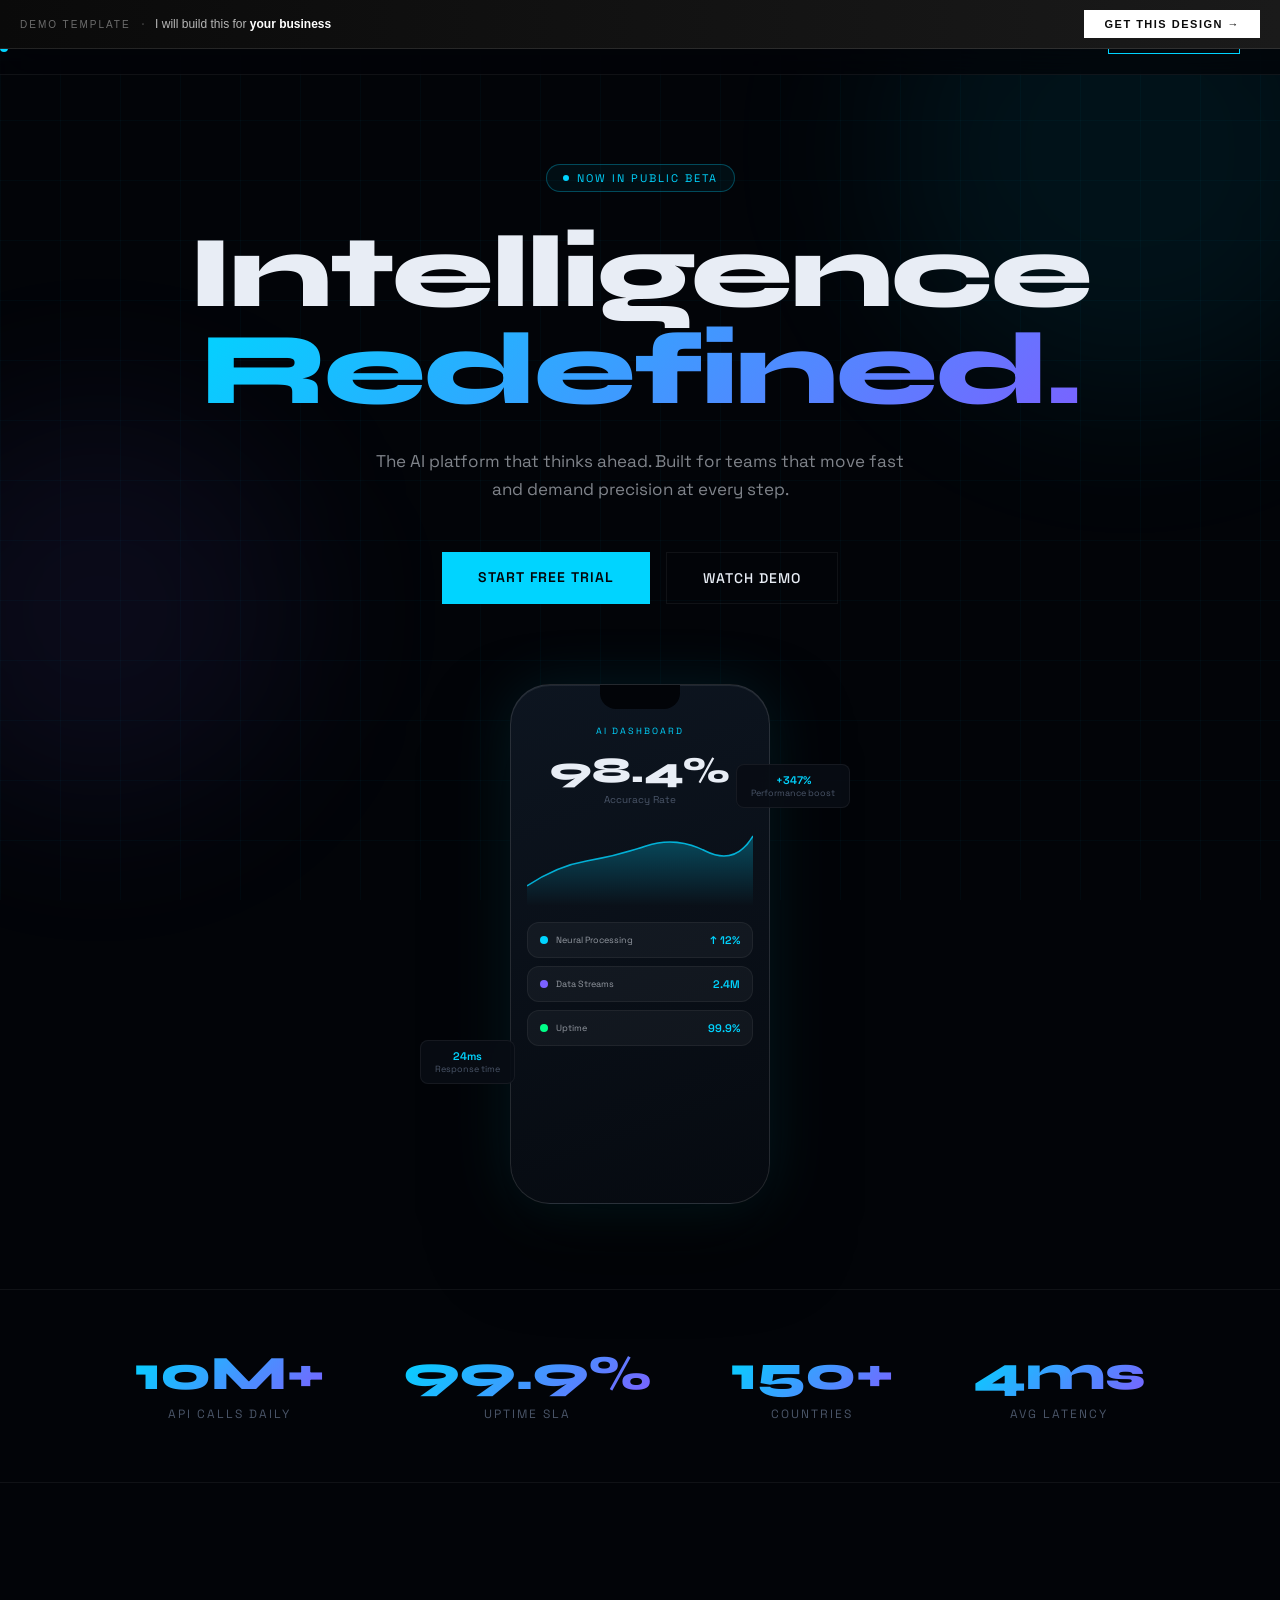
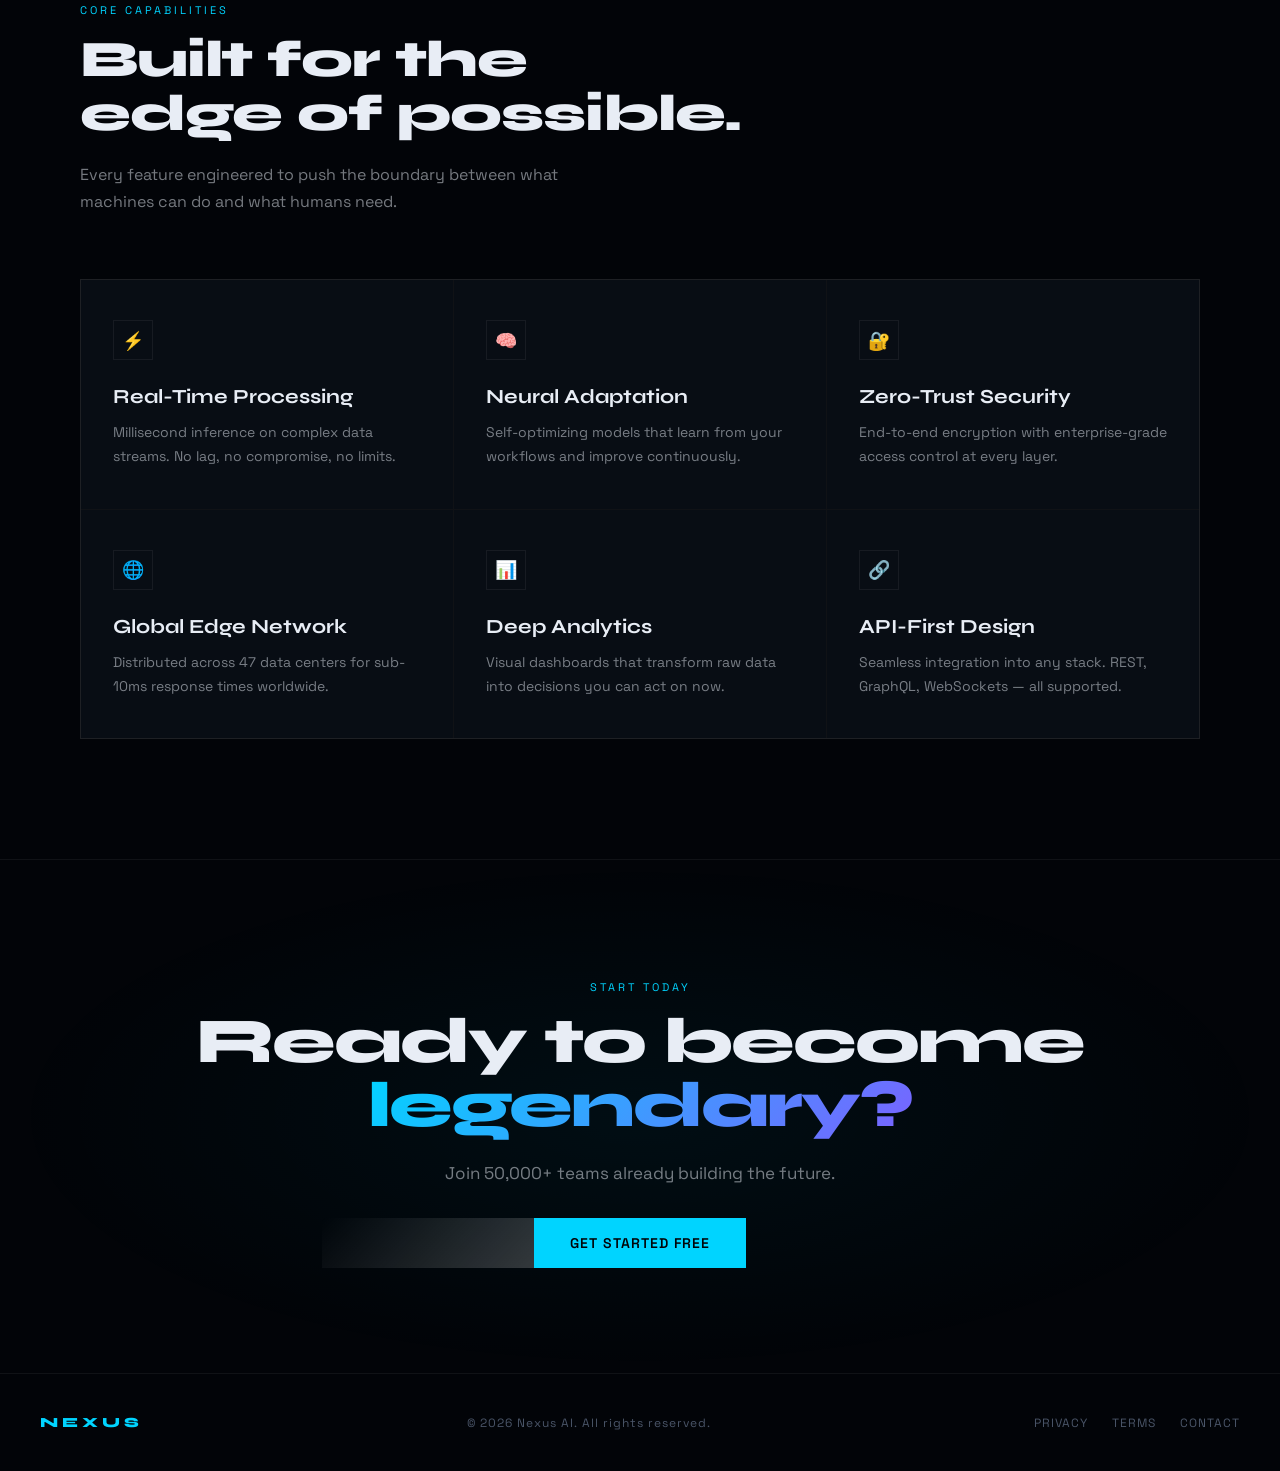
<file: iphone-landing.html>
<!DOCTYPE html>
<html lang="en">
<head>
<meta charset="UTF-8">
<meta name="viewport" content="width=device-width, initial-scale=1.0">
<title>NEXUS AI — The Future of Intelligence</title>
<link href="https://fonts.googleapis.com/css2?family=Space+Grotesk:wght@300;400;500;600;700&family=Syne:wght@400;700;800&display=swap" rel="stylesheet">
<style>
  :root {
    --bg: #020408;
    --surface: #080d14;
    --border: rgba(255,255,255,0.06);
    --accent: #00d4ff;
    --accent2: #7b61ff;
    --text: #e8edf5;
    --muted: #4a5568;
    --glow: rgba(0, 212, 255, 0.15);
  }

  * { margin: 0; padding: 0; box-sizing: border-box; }

  html { scroll-behavior: smooth; }

  body {
    background: var(--bg);
    color: var(--text);
    font-family: 'Space Grotesk', sans-serif;
    overflow-x: hidden;
    cursor: none;
  }

  /* Custom cursor */
  .cursor {
    width: 8px; height: 8px;
    background: var(--accent);
    border-radius: 50%;
    position: fixed;
    pointer-events: none;
    z-index: 9999;
    transition: transform 0.1s;
    mix-blend-mode: screen;
  }
  .cursor-ring {
    width: 32px; height: 32px;
    border: 1px solid rgba(0,212,255,0.4);
    border-radius: 50%;
    position: fixed;
    pointer-events: none;
    z-index: 9998;
    transition: all 0.15s ease;
    transform: translate(-12px, -12px);
  }

  /* Grid background */
  body::before {
    content: '';
    position: fixed;
    inset: 0;
    background-image:
      linear-gradient(rgba(0,212,255,0.03) 1px, transparent 1px),
      linear-gradient(90deg, rgba(0,212,255,0.03) 1px, transparent 1px);
    background-size: 60px 60px;
    pointer-events: none;
    z-index: 0;
  }

  /* Ambient orbs */
  .orb {
    position: fixed;
    border-radius: 50%;
    filter: blur(80px);
    pointer-events: none;
    z-index: 0;
  }
  .orb-1 {
    width: 500px; height: 500px;
    background: rgba(0,212,255,0.07);
    top: -100px; right: -100px;
    animation: float 8s ease-in-out infinite;
  }
  .orb-2 {
    width: 400px; height: 400px;
    background: rgba(123,97,255,0.07);
    bottom: 10%; left: -100px;
    animation: float 10s ease-in-out infinite reverse;
  }

  @keyframes float {
    0%, 100% { transform: translateY(0px); }
    50% { transform: translateY(-30px); }
  }

  /* NAV */
  nav {
    position: fixed;
    top: 0; left: 0; right: 0;
    z-index: 100;
    padding: 20px 40px;
    display: flex;
    align-items: center;
    justify-content: space-between;
    background: rgba(2,4,8,0.7);
    backdrop-filter: blur(20px);
    border-bottom: 1px solid var(--border);
  }

  .logo {
    font-family: 'Syne', sans-serif;
    font-weight: 800;
    font-size: 20px;
    letter-spacing: 4px;
    color: var(--accent);
    text-transform: uppercase;
  }

  .nav-links {
    display: flex;
    gap: 32px;
    list-style: none;
  }

  .nav-links a {
    color: var(--muted);
    text-decoration: none;
    font-size: 13px;
    letter-spacing: 1px;
    text-transform: uppercase;
    transition: color 0.3s;
  }

  .nav-links a:hover { color: var(--accent); }

  .nav-cta {
    padding: 8px 20px;
    border: 1px solid var(--accent);
    color: var(--accent);
    font-size: 12px;
    letter-spacing: 2px;
    text-transform: uppercase;
    text-decoration: none;
    transition: all 0.3s;
    font-family: 'Space Grotesk', sans-serif;
    background: transparent;
    cursor: none;
  }

  .nav-cta:hover {
    background: var(--accent);
    color: var(--bg);
  }

  /* HERO */
  .hero {
    position: relative;
    min-height: 100vh;
    display: flex;
    align-items: center;
    justify-content: center;
    text-align: center;
    padding: 120px 40px 80px;
    z-index: 1;
  }

  .hero-badge {
    display: inline-flex;
    align-items: center;
    gap: 8px;
    padding: 6px 16px;
    border: 1px solid rgba(0,212,255,0.3);
    border-radius: 100px;
    font-size: 11px;
    letter-spacing: 2px;
    text-transform: uppercase;
    color: var(--accent);
    margin-bottom: 32px;
    background: rgba(0,212,255,0.05);
    animation: fadeUp 0.8s ease both;
  }

  .badge-dot {
    width: 6px; height: 6px;
    background: var(--accent);
    border-radius: 50%;
    animation: pulse 2s ease infinite;
  }

  @keyframes pulse {
    0%, 100% { opacity: 1; transform: scale(1); }
    50% { opacity: 0.5; transform: scale(0.8); }
  }

  .hero h1 {
    font-family: 'Syne', sans-serif;
    font-weight: 800;
    font-size: clamp(52px, 8vw, 110px);
    line-height: 0.95;
    letter-spacing: -2px;
    margin-bottom: 28px;
    animation: fadeUp 0.8s ease 0.1s both;
  }

  .hero h1 .line-accent {
    background: linear-gradient(135deg, var(--accent), var(--accent2));
    -webkit-background-clip: text;
    -webkit-text-fill-color: transparent;
    background-clip: text;
  }

  .hero-sub {
    max-width: 560px;
    margin: 0 auto 48px;
    font-size: 17px;
    line-height: 1.7;
    color: rgba(232,237,245,0.55);
    animation: fadeUp 0.8s ease 0.2s both;
  }

  .hero-actions {
    display: flex;
    gap: 16px;
    justify-content: center;
    flex-wrap: wrap;
    animation: fadeUp 0.8s ease 0.3s both;
  }

  .btn-primary {
    padding: 16px 36px;
    background: var(--accent);
    color: var(--bg);
    font-family: 'Space Grotesk', sans-serif;
    font-weight: 600;
    font-size: 14px;
    letter-spacing: 1px;
    text-transform: uppercase;
    text-decoration: none;
    border: none;
    cursor: none;
    position: relative;
    overflow: hidden;
    transition: all 0.3s;
  }

  .btn-primary::before {
    content: '';
    position: absolute;
    inset: 0;
    background: linear-gradient(135deg, transparent, rgba(255,255,255,0.2));
    transform: translateX(-100%);
    transition: transform 0.4s;
  }

  .btn-primary:hover::before { transform: translateX(0); }
  .btn-primary:hover { box-shadow: 0 0 30px rgba(0,212,255,0.4); }

  .btn-ghost {
    padding: 16px 36px;
    background: transparent;
    color: var(--text);
    font-family: 'Space Grotesk', sans-serif;
    font-weight: 500;
    font-size: 14px;
    letter-spacing: 1px;
    text-transform: uppercase;
    text-decoration: none;
    border: 1px solid var(--border);
    cursor: none;
    transition: all 0.3s;
  }

  .btn-ghost:hover {
    border-color: rgba(255,255,255,0.2);
    background: rgba(255,255,255,0.04);
  }

  /* Phone mockup */
  .hero-visual {
    margin-top: 80px;
    position: relative;
    animation: fadeUp 0.8s ease 0.4s both;
  }

  .phone-wrap {
    position: relative;
    display: inline-block;
  }

  .phone {
    width: 260px;
    height: 520px;
    border: 1.5px solid rgba(255,255,255,0.12);
    border-radius: 40px;
    background: linear-gradient(160deg, #0d1520, #060a10);
    position: relative;
    overflow: hidden;
    box-shadow:
      0 0 60px rgba(0,212,255,0.1),
      0 40px 80px rgba(0,0,0,0.6),
      inset 0 1px 0 rgba(255,255,255,0.08);
    animation: phoneFloat 6s ease-in-out infinite;
  }

  @keyframes phoneFloat {
    0%, 100% { transform: translateY(0) rotateY(-5deg); }
    50% { transform: translateY(-20px) rotateY(5deg); }
  }

  .phone-notch {
    width: 80px; height: 24px;
    background: var(--bg);
    border-radius: 0 0 16px 16px;
    position: absolute;
    top: 0; left: 50%;
    transform: translateX(-50%);
    z-index: 2;
  }

  .phone-screen {
    padding: 40px 16px 20px;
    height: 100%;
  }

  .app-header {
    font-size: 9px;
    letter-spacing: 2px;
    text-transform: uppercase;
    color: var(--accent);
    margin-bottom: 16px;
  }

  .app-metric {
    font-family: 'Syne', sans-serif;
    font-size: 36px;
    font-weight: 800;
    color: var(--text);
    line-height: 1;
    margin-bottom: 4px;
  }

  .app-label {
    font-size: 10px;
    color: var(--muted);
    margin-bottom: 20px;
  }

  .app-chart {
    width: 100%;
    height: 80px;
    position: relative;
    margin-bottom: 16px;
  }

  .app-chart svg { width: 100%; height: 100%; }

  .app-card {
    background: rgba(255,255,255,0.04);
    border: 1px solid var(--border);
    border-radius: 12px;
    padding: 10px 12px;
    margin-bottom: 8px;
    display: flex;
    align-items: center;
    gap: 8px;
  }

  .app-card-dot {
    width: 8px; height: 8px;
    border-radius: 50%;
    flex-shrink: 0;
  }

  .app-card-text { font-size: 9px; color: rgba(232,237,245,0.6); }
  .app-card-value { margin-left: auto; font-size: 11px; color: var(--accent); font-weight: 600; }

  /* Glow lines */
  .phone-glow {
    position: absolute;
    inset: -1px;
    border-radius: 40px;
    background: linear-gradient(135deg, rgba(0,212,255,0.3), transparent, rgba(123,97,255,0.3));
    opacity: 0;
    transition: opacity 0.3s;
  }

  .phone-wrap:hover .phone-glow { opacity: 1; }

  /* Floating tags */
  .float-tag {
    position: absolute;
    background: rgba(8,13,20,0.9);
    border: 1px solid var(--border);
    border-radius: 8px;
    padding: 8px 14px;
    font-size: 11px;
    backdrop-filter: blur(10px);
    white-space: nowrap;
  }

  .float-tag-1 {
    right: -80px; top: 80px;
    animation: tagFloat 4s ease-in-out infinite;
  }

  .float-tag-2 {
    left: -90px; bottom: 120px;
    animation: tagFloat 5s ease-in-out infinite reverse;
  }

  .tag-val {
    color: var(--accent);
    font-weight: 600;
  }

  @keyframes tagFloat {
    0%, 100% { transform: translateY(0); }
    50% { transform: translateY(-10px); }
  }

  /* STATS */
  .stats {
    position: relative;
    z-index: 1;
    padding: 60px 40px;
    border-top: 1px solid var(--border);
    border-bottom: 1px solid var(--border);
    display: flex;
    justify-content: center;
    gap: 80px;
    flex-wrap: wrap;
  }

  .stat {
    text-align: center;
    animation: fadeUp 0.8s ease both;
  }

  .stat-num {
    font-family: 'Syne', sans-serif;
    font-size: 48px;
    font-weight: 800;
    background: linear-gradient(135deg, var(--accent), var(--accent2));
    -webkit-background-clip: text;
    -webkit-text-fill-color: transparent;
    background-clip: text;
    line-height: 1;
  }

  .stat-label {
    font-size: 12px;
    letter-spacing: 2px;
    text-transform: uppercase;
    color: var(--muted);
    margin-top: 8px;
  }

  /* FEATURES */
  .features {
    position: relative;
    z-index: 1;
    padding: 120px 40px;
    max-width: 1200px;
    margin: 0 auto;
  }

  .section-label {
    font-size: 11px;
    letter-spacing: 3px;
    text-transform: uppercase;
    color: var(--accent);
    margin-bottom: 16px;
  }

  .section-title {
    font-family: 'Syne', sans-serif;
    font-size: clamp(36px, 4vw, 56px);
    font-weight: 800;
    line-height: 1.05;
    letter-spacing: -1px;
    margin-bottom: 20px;
  }

  .section-sub {
    font-size: 16px;
    color: rgba(232,237,245,0.5);
    max-width: 480px;
    line-height: 1.7;
    margin-bottom: 64px;
  }

  .features-grid {
    display: grid;
    grid-template-columns: repeat(3, 1fr);
    gap: 1px;
    background: var(--border);
    border: 1px solid var(--border);
  }

  .feature-card {
    background: var(--surface);
    padding: 40px 32px;
    position: relative;
    overflow: hidden;
    transition: background 0.3s;
  }

  .feature-card::before {
    content: '';
    position: absolute;
    top: 0; left: 0;
    width: 100%; height: 2px;
    background: linear-gradient(90deg, var(--accent), transparent);
    transform: scaleX(0);
    transform-origin: left;
    transition: transform 0.4s;
  }

  .feature-card:hover { background: rgba(0,212,255,0.03); }
  .feature-card:hover::before { transform: scaleX(1); }

  .feature-icon {
    width: 40px; height: 40px;
    border: 1px solid var(--border);
    display: flex;
    align-items: center;
    justify-content: center;
    margin-bottom: 24px;
    font-size: 18px;
  }

  .feature-title {
    font-family: 'Syne', sans-serif;
    font-size: 20px;
    font-weight: 700;
    margin-bottom: 12px;
  }

  .feature-desc {
    font-size: 14px;
    line-height: 1.7;
    color: rgba(232,237,245,0.5);
  }

  /* CTA */
  .cta-section {
    position: relative;
    z-index: 1;
    padding: 120px 40px;
    text-align: center;
    border-top: 1px solid var(--border);
  }

  .cta-section::before {
    content: '';
    position: absolute;
    inset: 0;
    background: radial-gradient(ellipse at center, rgba(0,212,255,0.05) 0%, transparent 70%);
    pointer-events: none;
  }

  .cta-title {
    font-family: 'Syne', sans-serif;
    font-size: clamp(40px, 5vw, 72px);
    font-weight: 800;
    line-height: 1;
    letter-spacing: -2px;
    margin-bottom: 24px;
  }

  .cta-sub {
    font-size: 17px;
    color: rgba(232,237,245,0.5);
    margin-bottom: 48px;
  }

  /* FOOTER */
  footer {
    position: relative;
    z-index: 1;
    padding: 40px;
    border-top: 1px solid var(--border);
    display: flex;
    align-items: center;
    justify-content: space-between;
    flex-wrap: wrap;
    gap: 16px;
  }

  .footer-copy {
    font-size: 12px;
    color: var(--muted);
    letter-spacing: 1px;
  }

  .footer-links {
    display: flex;
    gap: 24px;
  }

  .footer-links a {
    font-size: 12px;
    color: var(--muted);
    text-decoration: none;
    letter-spacing: 1px;
    text-transform: uppercase;
    transition: color 0.3s;
  }

  .footer-links a:hover { color: var(--accent); }

  @keyframes fadeUp {
    from { opacity: 0; transform: translateY(30px); }
    to { opacity: 1; transform: translateY(0); }
  }

  /* Scroll reveal */
  .reveal {
    opacity: 0;
    transform: translateY(40px);
    transition: opacity 0.8s ease, transform 0.8s ease;
  }

  .reveal.visible {
    opacity: 1;
    transform: translateY(0);
  }

  @media (max-width: 768px) {
    nav { padding: 16px 20px; }
    .nav-links { display: none; }
    .hero { padding: 100px 20px 60px; }
    .stats { gap: 40px; padding: 40px 20px; }
    .features { padding: 80px 20px; }
    .features-grid { grid-template-columns: 1fr; }
    .cta-section { padding: 80px 20px; }
    footer { padding: 24px 20px; }
    .float-tag { display: none; }
    .btn-primary, .btn-ghost { padding: 14px 24px; font-size: 13px; }
  }
</style>
</head>
<body>
<div id="demoBanner" style="position:fixed;top:0;left:0;right:0;z-index:99999;background:linear-gradient(90deg,#0a0a0a,#1a1a1a);border-bottom:1px solid rgba(255,255,255,.1);padding:10px 20px;display:flex;align-items:center;justify-content:space-between;font-family:sans-serif;gap:12px;"><div style="display:flex;align-items:center;gap:10px;flex-wrap:wrap"><span style="font-size:10px;letter-spacing:2px;text-transform:uppercase;color:rgba(255,255,255,.4)">Demo Template</span><span style="color:rgba(255,255,255,.2)">·</span><span style="font-size:12px;color:rgba(255,255,255,.7)">I will build this for <strong style="color:white">your business</strong></span></div><a href="http://www.fiverr.com/s/2KRdzKN" target="_blank" style="padding:8px 20px;background:white;color:#0a0a0a;font-size:11px;font-weight:700;letter-spacing:1.5px;text-transform:uppercase;text-decoration:none;white-space:nowrap;flex-shrink:0;">Get This Design →</a></div><style>body{padding-top:44px!important}</style>

<div class="cursor" id="cursor"></div>
<div class="cursor-ring" id="cursorRing"></div>
<div class="orb orb-1"></div>
<div class="orb orb-2"></div>

<!-- NAV -->
<nav>
  <div class="logo">NEXUS</div>
  <ul class="nav-links">
    <li><a href="#">Features</a></li>
    <li><a href="#">Pricing</a></li>
    <li><a href="#">Docs</a></li>
    <li><a href="#">Blog</a></li>
  </ul>
  <a href="#" class="nav-cta">Get Access</a>
</nav>

<!-- HERO -->
<section class="hero">
  <div>
    <div class="hero-badge">
      <span class="badge-dot"></span>
      Now in public beta
    </div>
    <h1>
      Intelligence<br>
      <span class="line-accent">Redefined.</span>
    </h1>
    <p class="hero-sub">
      The AI platform that thinks ahead. Built for teams that move fast and demand precision at every step.
    </p>
    <div class="hero-actions">
      <a href="#" class="btn-primary">Start Free Trial</a>
      <a href="#" class="btn-ghost">Watch Demo</a>
    </div>

    <div class="hero-visual">
      <div class="phone-wrap">
        <div class="phone">
          <div class="phone-glow"></div>
          <div class="phone-notch"></div>
          <div class="phone-screen">
            <div class="app-header">AI Dashboard</div>
            <div class="app-metric">98.4%</div>
            <div class="app-label">Accuracy Rate</div>

            <div class="app-chart">
              <svg viewBox="0 0 228 80" preserveAspectRatio="none">
                <defs>
                  <linearGradient id="chartGrad" x1="0" y1="0" x2="0" y2="1">
                    <stop offset="0%" stop-color="#00d4ff" stop-opacity="0.3"/>
                    <stop offset="100%" stop-color="#00d4ff" stop-opacity="0"/>
                  </linearGradient>
                </defs>
                <path d="M0,60 Q30,40 60,35 T120,20 T180,25 T228,10 L228,80 L0,80 Z" fill="url(#chartGrad)"/>
                <path d="M0,60 Q30,40 60,35 T120,20 T180,25 T228,10" fill="none" stroke="#00d4ff" stroke-width="1.5" opacity="0.8"/>
              </svg>
            </div>

            <div class="app-card">
              <div class="app-card-dot" style="background:#00d4ff"></div>
              <div class="app-card-text">Neural Processing</div>
              <div class="app-card-value">↑ 12%</div>
            </div>
            <div class="app-card">
              <div class="app-card-dot" style="background:#7b61ff"></div>
              <div class="app-card-text">Data Streams</div>
              <div class="app-card-value">2.4M</div>
            </div>
            <div class="app-card">
              <div class="app-card-dot" style="background:#00ff88"></div>
              <div class="app-card-text">Uptime</div>
              <div class="app-card-value">99.9%</div>
            </div>
          </div>
        </div>

        <div class="float-tag float-tag-1">
          <div class="tag-val">+347%</div>
          <div style="font-size:9px;color:#4a5568">Performance boost</div>
        </div>
        <div class="float-tag float-tag-2">
          <div class="tag-val">24ms</div>
          <div style="font-size:9px;color:#4a5568">Response time</div>
        </div>
      </div>
    </div>
  </div>
</section>

<!-- STATS -->
<div class="stats">
  <div class="stat reveal">
    <div class="stat-num">10M+</div>
    <div class="stat-label">API Calls Daily</div>
  </div>
  <div class="stat reveal" style="transition-delay:0.1s">
    <div class="stat-num">99.9%</div>
    <div class="stat-label">Uptime SLA</div>
  </div>
  <div class="stat reveal" style="transition-delay:0.2s">
    <div class="stat-num">150+</div>
    <div class="stat-label">Countries</div>
  </div>
  <div class="stat reveal" style="transition-delay:0.3s">
    <div class="stat-num">4ms</div>
    <div class="stat-label">Avg Latency</div>
  </div>
</div>

<!-- FEATURES -->
<section class="features">
  <div class="section-label reveal">Core Capabilities</div>
  <h2 class="section-title reveal">Built for the<br>edge of possible.</h2>
  <p class="section-sub reveal">Every feature engineered to push the boundary between what machines can do and what humans need.</p>

  <div class="features-grid">
    <div class="feature-card reveal">
      <div class="feature-icon">⚡</div>
      <div class="feature-title">Real-Time Processing</div>
      <p class="feature-desc">Millisecond inference on complex data streams. No lag, no compromise, no limits.</p>
    </div>
    <div class="feature-card reveal" style="transition-delay:0.1s">
      <div class="feature-icon">🧠</div>
      <div class="feature-title">Neural Adaptation</div>
      <p class="feature-desc">Self-optimizing models that learn from your workflows and improve continuously.</p>
    </div>
    <div class="feature-card reveal" style="transition-delay:0.2s">
      <div class="feature-icon">🔐</div>
      <div class="feature-title">Zero-Trust Security</div>
      <p class="feature-desc">End-to-end encryption with enterprise-grade access control at every layer.</p>
    </div>
    <div class="feature-card reveal" style="transition-delay:0.3s">
      <div class="feature-icon">🌐</div>
      <div class="feature-title">Global Edge Network</div>
      <p class="feature-desc">Distributed across 47 data centers for sub-10ms response times worldwide.</p>
    </div>
    <div class="feature-card reveal" style="transition-delay:0.4s">
      <div class="feature-icon">📊</div>
      <div class="feature-title">Deep Analytics</div>
      <p class="feature-desc">Visual dashboards that transform raw data into decisions you can act on now.</p>
    </div>
    <div class="feature-card reveal" style="transition-delay:0.5s">
      <div class="feature-icon">🔗</div>
      <div class="feature-title">API-First Design</div>
      <p class="feature-desc">Seamless integration into any stack. REST, GraphQL, WebSockets — all supported.</p>
    </div>
  </div>
</section>

<!-- CTA -->
<section class="cta-section">
  <div class="section-label reveal">Start Today</div>
  <h2 class="cta-title reveal">Ready to become<br><span style="background:linear-gradient(135deg,#00d4ff,#7b61ff);-webkit-background-clip:text;-webkit-text-fill-color:transparent;background-clip:text;">legendary?</span></h2>
  <p class="cta-sub reveal">Join 50,000+ teams already building the future.</p>
  <div class="reveal">
    <a href="#" class="btn-primary">Get Started Free</a>
  </div>
</section>

<!-- FOOTER -->
<footer>
  <div class="logo" style="font-size:14px">NEXUS</div>
  <div class="footer-copy">© 2026 Nexus AI. All rights reserved.</div>
  <div class="footer-links">
    <a href="#">Privacy</a>
    <a href="#">Terms</a>
    <a href="#">Contact</a>
  </div>
</footer>

<script>
  // Custom cursor
  const cursor = document.getElementById('cursor');
  const ring = document.getElementById('cursorRing');
  let mx = 0, my = 0, rx = 0, ry = 0;

  document.addEventListener('mousemove', e => {
    mx = e.clientX; my = e.clientY;
    cursor.style.left = mx - 4 + 'px';
    cursor.style.top = my - 4 + 'px';
  });

  function animateRing() {
    rx += (mx - rx - 16) * 0.15;
    ry += (my - ry - 16) * 0.15;
    ring.style.left = rx + 'px';
    ring.style.top = ry + 'px';
    requestAnimationFrame(animateRing);
  }
  animateRing();

  // Scroll reveal
  const observer = new IntersectionObserver(entries => {
    entries.forEach(e => {
      if (e.isIntersecting) e.target.classList.add('visible');
    });
  }, { threshold: 0.1 });

  document.querySelectorAll('.reveal').forEach(el => observer.observe(el));

  // Counter animation
  function animateCount(el, target, suffix = '') {
    let start = 0;
    const duration = 2000;
    const startTime = performance.now();
    const isFloat = target.toString().includes('.');

    function update(currentTime) {
      const elapsed = currentTime - startTime;
      const progress = Math.min(elapsed / duration, 1);
      const eased = 1 - Math.pow(1 - progress, 3);
      const current = eased * parseFloat(target);
      el.textContent = isFloat ? current.toFixed(1) + suffix : Math.floor(current) + suffix;
      if (progress < 1) requestAnimationFrame(update);
    }
    requestAnimationFrame(update);
  }
</script>
</body>
</html>
</file>
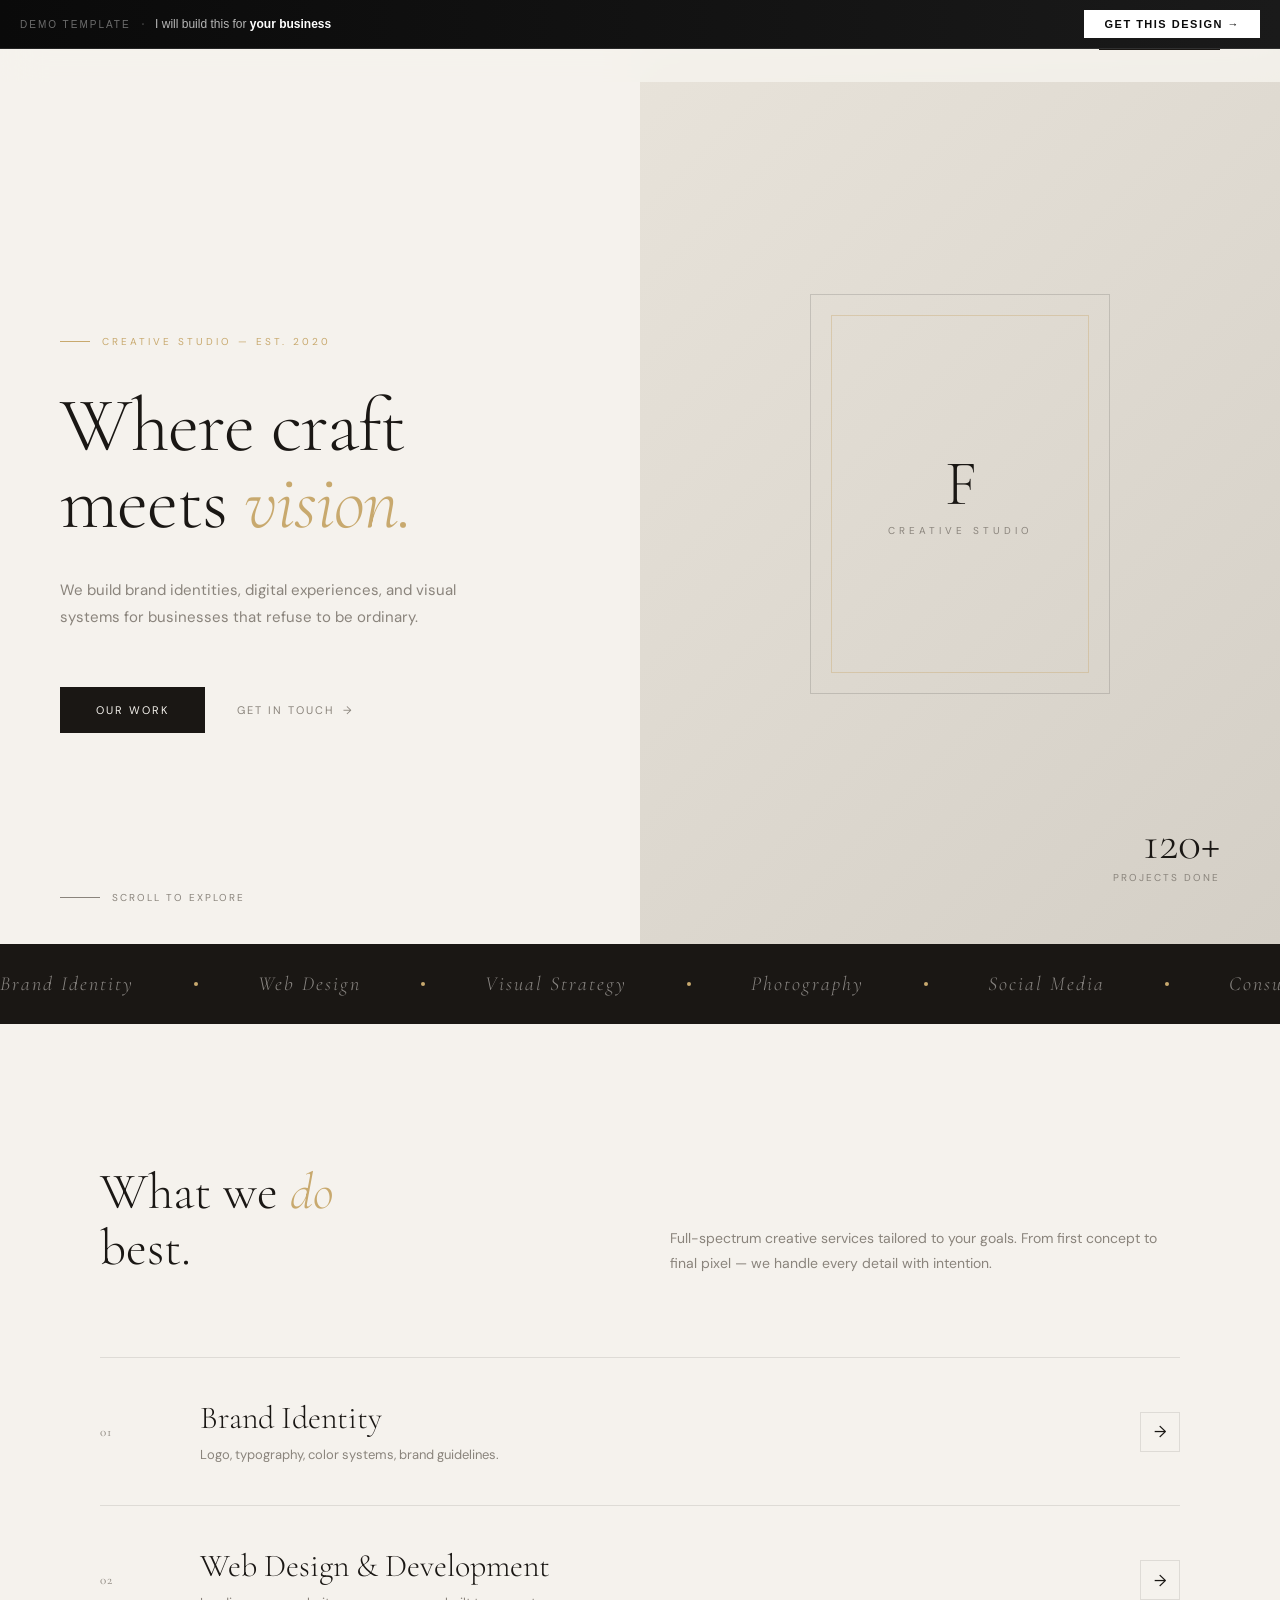
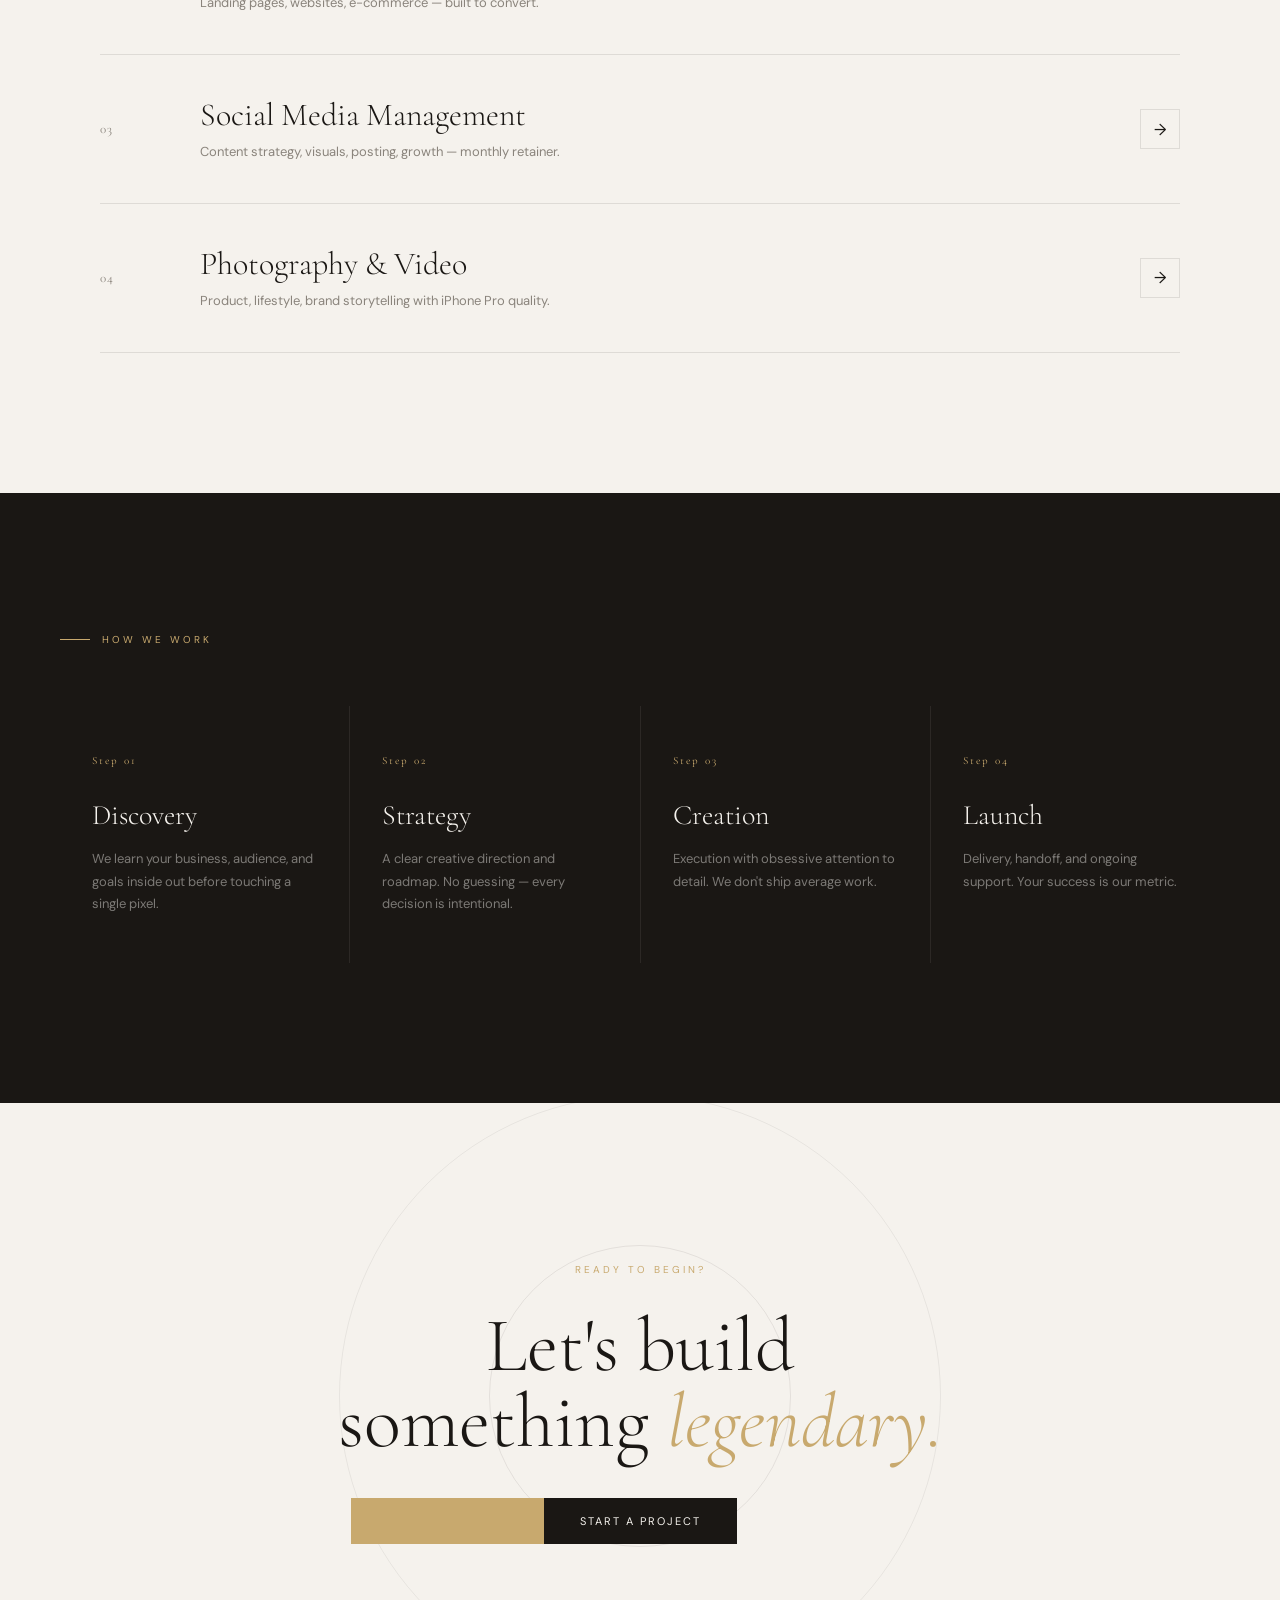
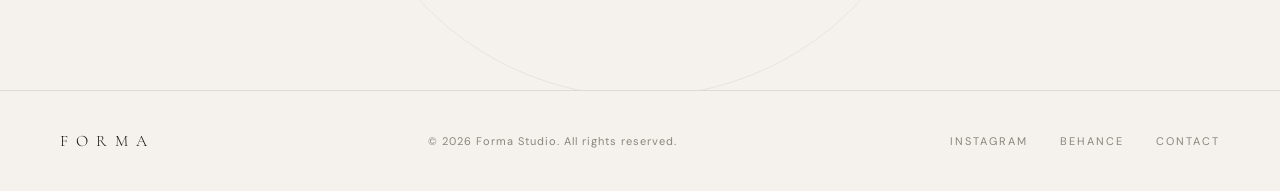
<file: service-landing.html>
<!DOCTYPE html>
<html lang="en">
<head>
<meta charset="UTF-8">
<meta name="viewport" content="width=device-width, initial-scale=1.0">
<title>FORMA — Creative Studio</title>
<link href="https://fonts.googleapis.com/css2?family=Cormorant+Garamond:ital,wght@0,300;0,400;0,600;1,300;1,400&family=DM+Sans:wght@300;400;500&display=swap" rel="stylesheet">
<style>
  :root {
    --bg: #f5f2ed;
    --ink: #1a1714;
    --accent: #c8a96e;
    --muted: #8a847c;
    --surface: #eeeae3;
    --border: rgba(26,23,20,0.1);
  }

  * { margin: 0; padding: 0; box-sizing: border-box; }
  html { scroll-behavior: smooth; }

  body {
    background: var(--bg);
    color: var(--ink);
    font-family: 'DM Sans', sans-serif;
    overflow-x: hidden;
    cursor: none;
  }

  .cursor {
    width: 6px; height: 6px;
    background: var(--ink);
    border-radius: 50%;
    position: fixed;
    pointer-events: none;
    z-index: 9999;
    transform: translate(-3px, -3px);
  }

  .cursor-ring {
    width: 36px; height: 36px;
    border: 1px solid rgba(26,23,20,0.3);
    border-radius: 50%;
    position: fixed;
    pointer-events: none;
    z-index: 9998;
    transition: all 0.12s ease;
    transform: translate(-18px, -18px);
    mix-blend-mode: multiply;
  }

  /* NAV */
  nav {
    position: fixed;
    top: 0; left: 0; right: 0;
    z-index: 100;
    padding: 28px 60px;
    display: flex;
    align-items: center;
    justify-content: space-between;
    background: rgba(245,242,237,0.85);
    backdrop-filter: blur(20px);
  }

  .logo {
    font-family: 'Cormorant Garamond', serif;
    font-weight: 300;
    font-size: 22px;
    letter-spacing: 8px;
    text-transform: uppercase;
    color: var(--ink);
  }

  .nav-links {
    display: flex;
    gap: 40px;
    list-style: none;
  }

  .nav-links a {
    font-size: 11px;
    letter-spacing: 2px;
    text-transform: uppercase;
    color: var(--muted);
    text-decoration: none;
    transition: color 0.3s;
  }

  .nav-links a:hover { color: var(--ink); }

  .nav-cta {
    font-size: 11px;
    letter-spacing: 2px;
    text-transform: uppercase;
    color: var(--ink);
    text-decoration: none;
    padding-bottom: 2px;
    border-bottom: 1px solid var(--ink);
    transition: all 0.3s;
    cursor: none;
  }

  .nav-cta:hover {
    color: var(--accent);
    border-color: var(--accent);
  }

  /* HERO */
  .hero {
    min-height: 100vh;
    display: grid;
    grid-template-columns: 1fr 1fr;
    position: relative;
  }

  .hero-left {
    padding: 160px 60px 80px;
    display: flex;
    flex-direction: column;
    justify-content: center;
    position: relative;
  }

  .hero-tag {
    font-size: 10px;
    letter-spacing: 3px;
    text-transform: uppercase;
    color: var(--accent);
    margin-bottom: 40px;
    display: flex;
    align-items: center;
    gap: 12px;
    animation: fadeIn 1s ease both;
  }

  .hero-tag::before {
    content: '';
    width: 30px;
    height: 1px;
    background: var(--accent);
  }

  .hero h1 {
    font-family: 'Cormorant Garamond', serif;
    font-weight: 300;
    font-size: clamp(56px, 6vw, 88px);
    line-height: 1.0;
    letter-spacing: -1px;
    color: var(--ink);
    margin-bottom: 36px;
    animation: fadeIn 1s ease 0.1s both;
  }

  .hero h1 em {
    font-style: italic;
    color: var(--accent);
  }

  .hero-desc {
    font-size: 15px;
    line-height: 1.8;
    color: var(--muted);
    max-width: 400px;
    margin-bottom: 56px;
    animation: fadeIn 1s ease 0.2s both;
  }

  .hero-actions {
    display: flex;
    align-items: center;
    gap: 32px;
    animation: fadeIn 1s ease 0.3s both;
  }

  .btn-dark {
    padding: 16px 36px;
    background: var(--ink);
    color: var(--bg);
    font-family: 'DM Sans', sans-serif;
    font-size: 11px;
    letter-spacing: 2px;
    text-transform: uppercase;
    text-decoration: none;
    cursor: none;
    transition: all 0.3s;
    position: relative;
    overflow: hidden;
  }

  .btn-dark::after {
    content: '';
    position: absolute;
    inset: 0;
    background: var(--accent);
    transform: translateX(-100%);
    transition: transform 0.4s cubic-bezier(0.76,0,0.24,1);
    z-index: 0;
  }

  .btn-dark:hover::after { transform: translateX(0); }
  .btn-dark span { position: relative; z-index: 1; }

  .btn-link {
    font-size: 11px;
    letter-spacing: 2px;
    text-transform: uppercase;
    color: var(--muted);
    text-decoration: none;
    display: flex;
    align-items: center;
    gap: 8px;
    cursor: none;
    transition: color 0.3s;
  }

  .btn-link:hover { color: var(--ink); }
  .btn-link::after { content: '→'; transition: transform 0.3s; }
  .btn-link:hover::after { transform: translateX(4px); }

  /* Hero right - image area */
  .hero-right {
    position: relative;
    background: var(--surface);
    overflow: hidden;
    animation: fadeIn 1s ease 0.4s both;
  }

  .hero-img-bg {
    position: absolute;
    inset: 0;
    background:
      linear-gradient(135deg, #e8e3da 0%, #d4cfc6 100%);
  }

  .hero-img-overlay {
    position: absolute;
    inset: 0;
    display: flex;
    align-items: center;
    justify-content: center;
  }

  .hero-shape {
    width: 300px;
    height: 400px;
    border: 1px solid rgba(26,23,20,0.15);
    position: relative;
    animation: shapeFloat 8s ease-in-out infinite;
  }

  .hero-shape::before {
    content: '';
    position: absolute;
    inset: 20px;
    border: 1px solid rgba(200,169,110,0.4);
  }

  .hero-shape-inner {
    position: absolute;
    inset: 0;
    display: flex;
    align-items: center;
    justify-content: center;
    flex-direction: column;
    gap: 8px;
  }

  .shape-label {
    font-family: 'Cormorant Garamond', serif;
    font-size: 64px;
    font-weight: 300;
    color: var(--ink);
    letter-spacing: -2px;
    line-height: 1;
  }

  .shape-sub {
    font-size: 10px;
    letter-spacing: 4px;
    text-transform: uppercase;
    color: var(--muted);
  }

  @keyframes shapeFloat {
    0%, 100% { transform: translateY(0) rotate(0deg); }
    33% { transform: translateY(-15px) rotate(1deg); }
    66% { transform: translateY(-8px) rotate(-1deg); }
  }

  .hero-counter {
    position: absolute;
    bottom: 60px;
    right: 60px;
    text-align: right;
  }

  .counter-num {
    font-family: 'Cormorant Garamond', serif;
    font-size: 48px;
    font-weight: 300;
    color: var(--ink);
    line-height: 1;
  }

  .counter-label {
    font-size: 10px;
    letter-spacing: 2px;
    text-transform: uppercase;
    color: var(--muted);
    margin-top: 4px;
  }

  .scroll-indicator {
    position: absolute;
    bottom: 40px;
    left: 60px;
    display: flex;
    align-items: center;
    gap: 12px;
    font-size: 10px;
    letter-spacing: 2px;
    text-transform: uppercase;
    color: var(--muted);
    animation: fadeIn 1s ease 0.8s both;
  }

  .scroll-line {
    width: 40px;
    height: 1px;
    background: var(--muted);
    position: relative;
    overflow: hidden;
  }

  .scroll-line::after {
    content: '';
    position: absolute;
    top: 0; left: -100%;
    width: 100%; height: 100%;
    background: var(--ink);
    animation: scrollLine 2s ease infinite;
  }

  @keyframes scrollLine {
    0% { left: -100%; }
    100% { left: 100%; }
  }

  /* MARQUEE */
  .marquee-wrap {
    overflow: hidden;
    padding: 28px 0;
    background: var(--ink);
    display: flex;
    gap: 0;
  }

  .marquee-track {
    display: flex;
    gap: 60px;
    animation: marquee 20s linear infinite;
    white-space: nowrap;
  }

  .marquee-item {
    font-family: 'Cormorant Garamond', serif;
    font-size: 20px;
    font-weight: 300;
    font-style: italic;
    color: rgba(245,242,237,0.5);
    letter-spacing: 2px;
    display: flex;
    align-items: center;
    gap: 60px;
    flex-shrink: 0;
  }

  .marquee-item .dot {
    width: 4px; height: 4px;
    background: var(--accent);
    border-radius: 50%;
    flex-shrink: 0;
  }

  @keyframes marquee {
    0% { transform: translateX(0); }
    100% { transform: translateX(-50%); }
  }

  /* SERVICES */
  .services {
    padding: 140px 60px;
    max-width: 1200px;
    margin: 0 auto;
  }

  .services-header {
    display: grid;
    grid-template-columns: 1fr 1fr;
    gap: 60px;
    margin-bottom: 80px;
    align-items: end;
  }

  .services-title {
    font-family: 'Cormorant Garamond', serif;
    font-size: clamp(42px, 4vw, 64px);
    font-weight: 300;
    line-height: 1.1;
  }

  .services-title em { font-style: italic; color: var(--accent); }

  .services-desc {
    font-size: 14px;
    line-height: 1.8;
    color: var(--muted);
  }

  .services-list {
    display: flex;
    flex-direction: column;
  }

  .service-item {
    padding: 40px 0;
    border-top: 1px solid var(--border);
    display: grid;
    grid-template-columns: 60px 1fr auto;
    gap: 40px;
    align-items: center;
    cursor: none;
    transition: all 0.3s;
    position: relative;
    overflow: hidden;
  }

  .service-item::before {
    content: '';
    position: absolute;
    left: 0;
    bottom: 0;
    width: 0;
    height: 1px;
    background: var(--accent);
    transition: width 0.5s cubic-bezier(0.76,0,0.24,1);
  }

  .service-item:hover::before { width: 100%; }

  .service-num {
    font-family: 'Cormorant Garamond', serif;
    font-size: 13px;
    color: var(--muted);
    letter-spacing: 1px;
  }

  .service-info h3 {
    font-family: 'Cormorant Garamond', serif;
    font-size: 32px;
    font-weight: 300;
    color: var(--ink);
    margin-bottom: 8px;
    transition: color 0.3s;
  }

  .service-item:hover .service-info h3 { color: var(--accent); }

  .service-info p {
    font-size: 13px;
    color: var(--muted);
    line-height: 1.6;
  }

  .service-arrow {
    width: 40px; height: 40px;
    border: 1px solid var(--border);
    display: flex;
    align-items: center;
    justify-content: center;
    font-size: 16px;
    transition: all 0.3s;
    flex-shrink: 0;
  }

  .service-item:hover .service-arrow {
    background: var(--ink);
    color: var(--bg);
    border-color: var(--ink);
    transform: rotate(45deg);
  }

  .service-item:last-child {
    border-bottom: 1px solid var(--border);
  }

  /* PROCESS */
  .process {
    padding: 140px 60px;
    background: var(--ink);
    color: var(--bg);
  }

  .process-inner {
    max-width: 1200px;
    margin: 0 auto;
  }

  .process-label {
    font-size: 10px;
    letter-spacing: 3px;
    text-transform: uppercase;
    color: var(--accent);
    margin-bottom: 60px;
    display: flex;
    align-items: center;
    gap: 12px;
  }

  .process-label::before {
    content: '';
    width: 30px; height: 1px;
    background: var(--accent);
  }

  .process-grid {
    display: grid;
    grid-template-columns: repeat(4, 1fr);
    gap: 1px;
    background: rgba(245,242,237,0.08);
  }

  .process-step {
    background: var(--ink);
    padding: 48px 32px;
    transition: background 0.3s;
  }

  .process-step:hover {
    background: rgba(245,242,237,0.04);
  }

  .step-num {
    font-family: 'Cormorant Garamond', serif;
    font-size: 11px;
    letter-spacing: 2px;
    color: var(--accent);
    margin-bottom: 32px;
  }

  .step-title {
    font-family: 'Cormorant Garamond', serif;
    font-size: 28px;
    font-weight: 300;
    color: var(--bg);
    margin-bottom: 16px;
    line-height: 1.2;
  }

  .step-desc {
    font-size: 13px;
    line-height: 1.7;
    color: rgba(245,242,237,0.45);
  }

  /* CTA */
  .cta-wrap {
    padding: 160px 60px;
    text-align: center;
    position: relative;
    overflow: hidden;
  }

  .cta-wrap::before {
    content: '';
    position: absolute;
    width: 600px; height: 600px;
    border: 1px solid rgba(26,23,20,0.06);
    border-radius: 50%;
    top: 50%; left: 50%;
    transform: translate(-50%, -50%);
  }

  .cta-wrap::after {
    content: '';
    position: absolute;
    width: 300px; height: 300px;
    border: 1px solid rgba(26,23,20,0.08);
    border-radius: 50%;
    top: 50%; left: 50%;
    transform: translate(-50%, -50%);
  }

  .cta-inner { position: relative; z-index: 1; }

  .cta-eyebrow {
    font-size: 10px;
    letter-spacing: 3px;
    text-transform: uppercase;
    color: var(--accent);
    margin-bottom: 32px;
  }

  .cta-title {
    font-family: 'Cormorant Garamond', serif;
    font-size: clamp(48px, 6vw, 88px);
    font-weight: 300;
    line-height: 1.0;
    margin-bottom: 48px;
  }

  .cta-title em { font-style: italic; color: var(--accent); }

  footer {
    padding: 40px 60px;
    border-top: 1px solid var(--border);
    display: flex;
    align-items: center;
    justify-content: space-between;
    flex-wrap: wrap;
    gap: 16px;
  }

  .footer-copy {
    font-size: 11px;
    letter-spacing: 1px;
    color: var(--muted);
  }

  .footer-links {
    display: flex;
    gap: 32px;
  }

  .footer-links a {
    font-size: 11px;
    letter-spacing: 2px;
    text-transform: uppercase;
    color: var(--muted);
    text-decoration: none;
    transition: color 0.3s;
  }

  .footer-links a:hover { color: var(--ink); }

  @keyframes fadeIn {
    from { opacity: 0; transform: translateY(20px); }
    to { opacity: 1; transform: translateY(0); }
  }

  .reveal {
    opacity: 0;
    transform: translateY(30px);
    transition: opacity 0.9s ease, transform 0.9s ease;
  }

  .reveal.visible {
    opacity: 1;
    transform: translateY(0);
  }

  @media (max-width: 768px) {
    nav { padding: 20px 24px; }
    .nav-links { display: none; }
    .hero { grid-template-columns: 1fr; }
    .hero-left { padding: 120px 24px 60px; }
    .hero-right { height: 50vh; }
    .services { padding: 80px 24px; }
    .services-header { grid-template-columns: 1fr; }
    .service-item { grid-template-columns: 40px 1fr auto; gap: 20px; }
    .process { padding: 80px 24px; }
    .process-grid { grid-template-columns: 1fr 1fr; }
    .cta-wrap { padding: 100px 24px; }
    footer { padding: 32px 24px; }
  }
</style>
</head>
<body>
<div id="demoBanner" style="position:fixed;top:0;left:0;right:0;z-index:99999;background:linear-gradient(90deg,#0a0a0a,#1a1a1a);border-bottom:1px solid rgba(255,255,255,.1);padding:10px 20px;display:flex;align-items:center;justify-content:space-between;font-family:sans-serif;gap:12px;"><div style="display:flex;align-items:center;gap:10px;flex-wrap:wrap"><span style="font-size:10px;letter-spacing:2px;text-transform:uppercase;color:rgba(255,255,255,.4)">Demo Template</span><span style="color:rgba(255,255,255,.2)">·</span><span style="font-size:12px;color:rgba(255,255,255,.7)">I will build this for <strong style="color:white">your business</strong></span></div><a href="http://www.fiverr.com/s/2KRdzKN" target="_blank" style="padding:8px 20px;background:white;color:#0a0a0a;font-size:11px;font-weight:700;letter-spacing:1.5px;text-transform:uppercase;text-decoration:none;white-space:nowrap;flex-shrink:0;">Get This Design →</a></div><style>body{padding-top:44px!important}</style>

<div class="cursor" id="cursor"></div>
<div class="cursor-ring" id="cursorRing"></div>

<nav>
  <div class="logo">Forma</div>
  <ul class="nav-links">
    <li><a href="#">Work</a></li>
    <li><a href="#">Services</a></li>
    <li><a href="#">Process</a></li>
    <li><a href="#">Studio</a></li>
  </ul>
  <a href="#" class="nav-cta">Start a Project</a>
</nav>

<section class="hero">
  <div class="hero-left">
    <div class="hero-tag">Creative Studio — Est. 2020</div>
    <h1>Where craft<br>meets <em>vision.</em></h1>
    <p class="hero-desc">
      We build brand identities, digital experiences, and visual systems for businesses that refuse to be ordinary.
    </p>
    <div class="hero-actions">
      <a href="#" class="btn-dark"><span>Our Work</span></a>
      <a href="#" class="btn-link">Get in touch</a>
    </div>
    <div class="scroll-indicator">
      <div class="scroll-line"></div>
      Scroll to explore
    </div>
  </div>

  <div class="hero-right">
    <div class="hero-img-bg"></div>
    <div class="hero-img-overlay">
      <div class="hero-shape">
        <div class="hero-shape-inner">
          <div class="shape-label">F</div>
          <div class="shape-sub">Creative Studio</div>
        </div>
      </div>
    </div>
    <div class="hero-counter">
      <div class="counter-num">120+</div>
      <div class="counter-label">Projects Done</div>
    </div>
  </div>
</section>

<!-- MARQUEE -->
<div class="marquee-wrap">
  <div class="marquee-track">
    <div class="marquee-item">Brand Identity <span class="dot"></span></div>
    <div class="marquee-item">Web Design <span class="dot"></span></div>
    <div class="marquee-item">Visual Strategy <span class="dot"></span></div>
    <div class="marquee-item">Photography <span class="dot"></span></div>
    <div class="marquee-item">Social Media <span class="dot"></span></div>
    <div class="marquee-item">Consulting <span class="dot"></span></div>
    <div class="marquee-item">Brand Identity <span class="dot"></span></div>
    <div class="marquee-item">Web Design <span class="dot"></span></div>
    <div class="marquee-item">Visual Strategy <span class="dot"></span></div>
    <div class="marquee-item">Photography <span class="dot"></span></div>
    <div class="marquee-item">Social Media <span class="dot"></span></div>
    <div class="marquee-item">Consulting <span class="dot"></span></div>
  </div>
</div>

<!-- SERVICES -->
<section class="services">
  <div class="services-header reveal">
    <h2 class="services-title">What we <em>do</em><br>best.</h2>
    <p class="services-desc">
      Full-spectrum creative services tailored to your goals. From first concept to final pixel — we handle every detail with intention.
    </p>
  </div>

  <div class="services-list">
    <div class="service-item reveal">
      <div class="service-num">01</div>
      <div class="service-info">
        <h3>Brand Identity</h3>
        <p>Logo, typography, color systems, brand guidelines.</p>
      </div>
      <div class="service-arrow">→</div>
    </div>
    <div class="service-item reveal">
      <div class="service-num">02</div>
      <div class="service-info">
        <h3>Web Design & Development</h3>
        <p>Landing pages, websites, e-commerce — built to convert.</p>
      </div>
      <div class="service-arrow">→</div>
    </div>
    <div class="service-item reveal">
      <div class="service-num">03</div>
      <div class="service-info">
        <h3>Social Media Management</h3>
        <p>Content strategy, visuals, posting, growth — monthly retainer.</p>
      </div>
      <div class="service-arrow">→</div>
    </div>
    <div class="service-item reveal">
      <div class="service-num">04</div>
      <div class="service-info">
        <h3>Photography & Video</h3>
        <p>Product, lifestyle, brand storytelling with iPhone Pro quality.</p>
      </div>
      <div class="service-arrow">→</div>
    </div>
  </div>
</section>

<!-- PROCESS -->
<section class="process">
  <div class="process-inner">
    <div class="process-label reveal">How We Work</div>
    <div class="process-grid">
      <div class="process-step reveal">
        <div class="step-num">Step 01</div>
        <div class="step-title">Discovery</div>
        <p class="step-desc">We learn your business, audience, and goals inside out before touching a single pixel.</p>
      </div>
      <div class="process-step reveal" style="transition-delay:0.1s">
        <div class="step-num">Step 02</div>
        <div class="step-title">Strategy</div>
        <p class="step-desc">A clear creative direction and roadmap. No guessing — every decision is intentional.</p>
      </div>
      <div class="process-step reveal" style="transition-delay:0.2s">
        <div class="step-num">Step 03</div>
        <div class="step-title">Creation</div>
        <p class="step-desc">Execution with obsessive attention to detail. We don't ship average work.</p>
      </div>
      <div class="process-step reveal" style="transition-delay:0.3s">
        <div class="step-num">Step 04</div>
        <div class="step-title">Launch</div>
        <p class="step-desc">Delivery, handoff, and ongoing support. Your success is our metric.</p>
      </div>
    </div>
  </div>
</section>

<!-- CTA -->
<section class="cta-wrap">
  <div class="cta-inner">
    <div class="cta-eyebrow reveal">Ready to begin?</div>
    <h2 class="cta-title reveal">Let's build<br>something <em>legendary.</em></h2>
    <div class="reveal">
      <a href="#" class="btn-dark"><span>Start a Project</span></a>
    </div>
  </div>
</section>

<footer>
  <div class="logo" style="font-size:16px">Forma</div>
  <div class="footer-copy">© 2026 Forma Studio. All rights reserved.</div>
  <div class="footer-links">
    <a href="#">Instagram</a>
    <a href="#">Behance</a>
    <a href="#">Contact</a>
  </div>
</footer>

<script>
  const cursor = document.getElementById('cursor');
  const ring = document.getElementById('cursorRing');
  let mx = 0, my = 0, rx = 0, ry = 0;

  document.addEventListener('mousemove', e => {
    mx = e.clientX; my = e.clientY;
    cursor.style.left = mx + 'px';
    cursor.style.top = my + 'px';
  });

  function animRing() {
    rx += (mx - rx - 18) * 0.12;
    ry += (my - ry - 18) * 0.12;
    ring.style.left = rx + 'px';
    ring.style.top = ry + 'px';
    requestAnimationFrame(animRing);
  }
  animRing();

  const obs = new IntersectionObserver(entries => {
    entries.forEach(e => { if (e.isIntersecting) e.target.classList.add('visible'); });
  }, { threshold: 0.1 });

  document.querySelectorAll('.reveal').forEach(el => obs.observe(el));
</script>
</body>
</html>
</file>
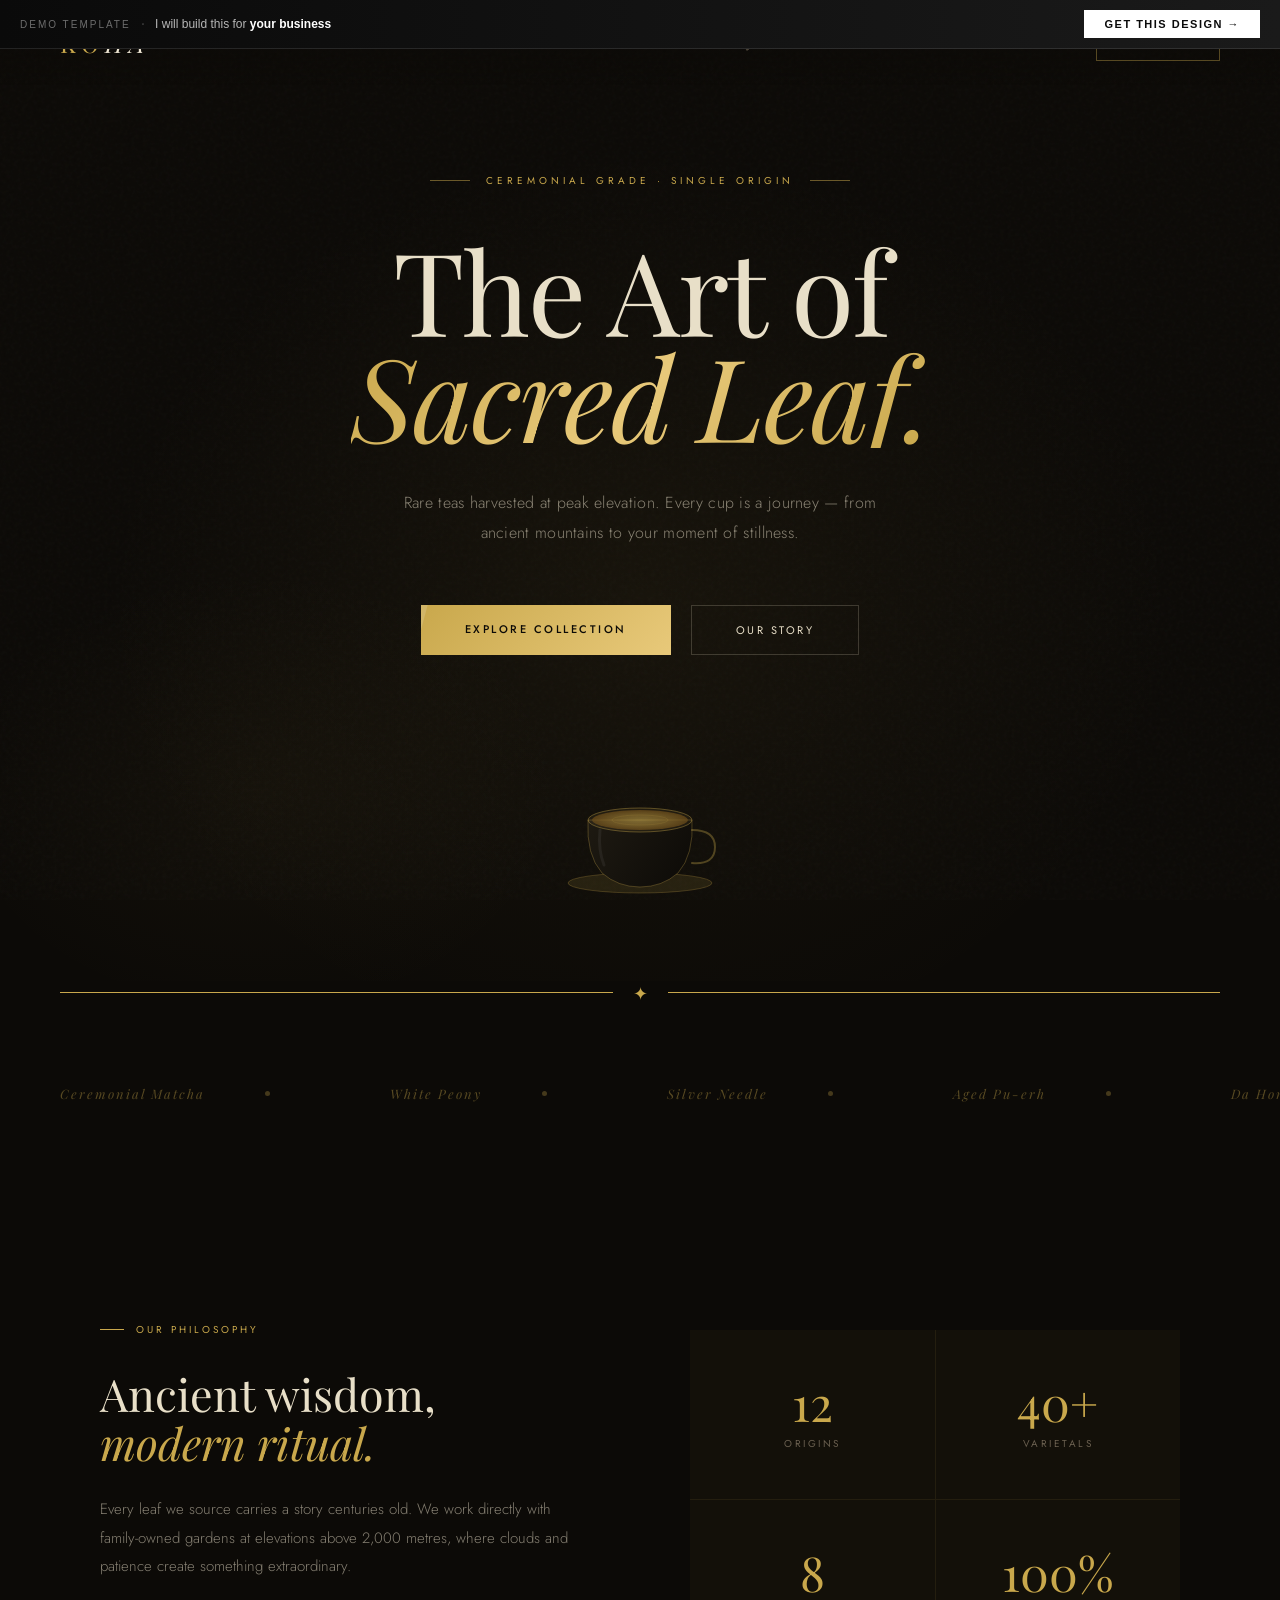
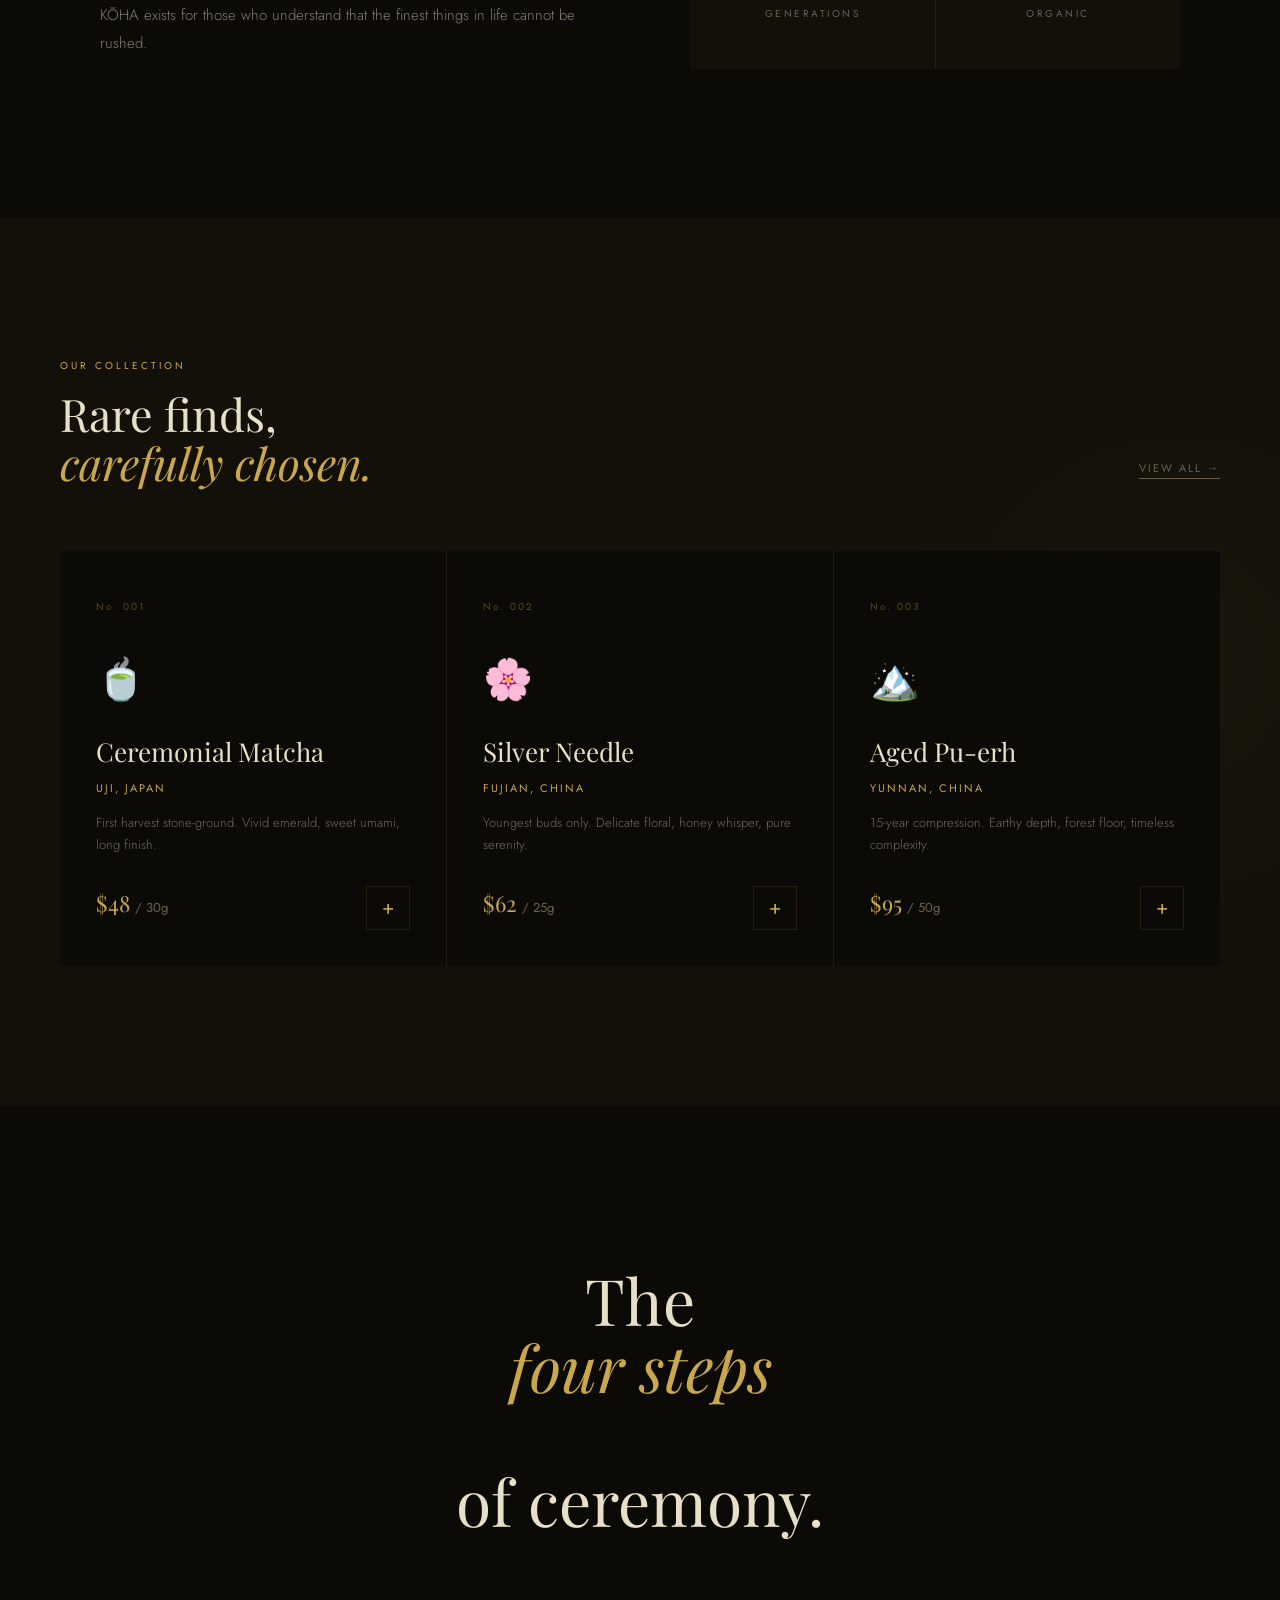
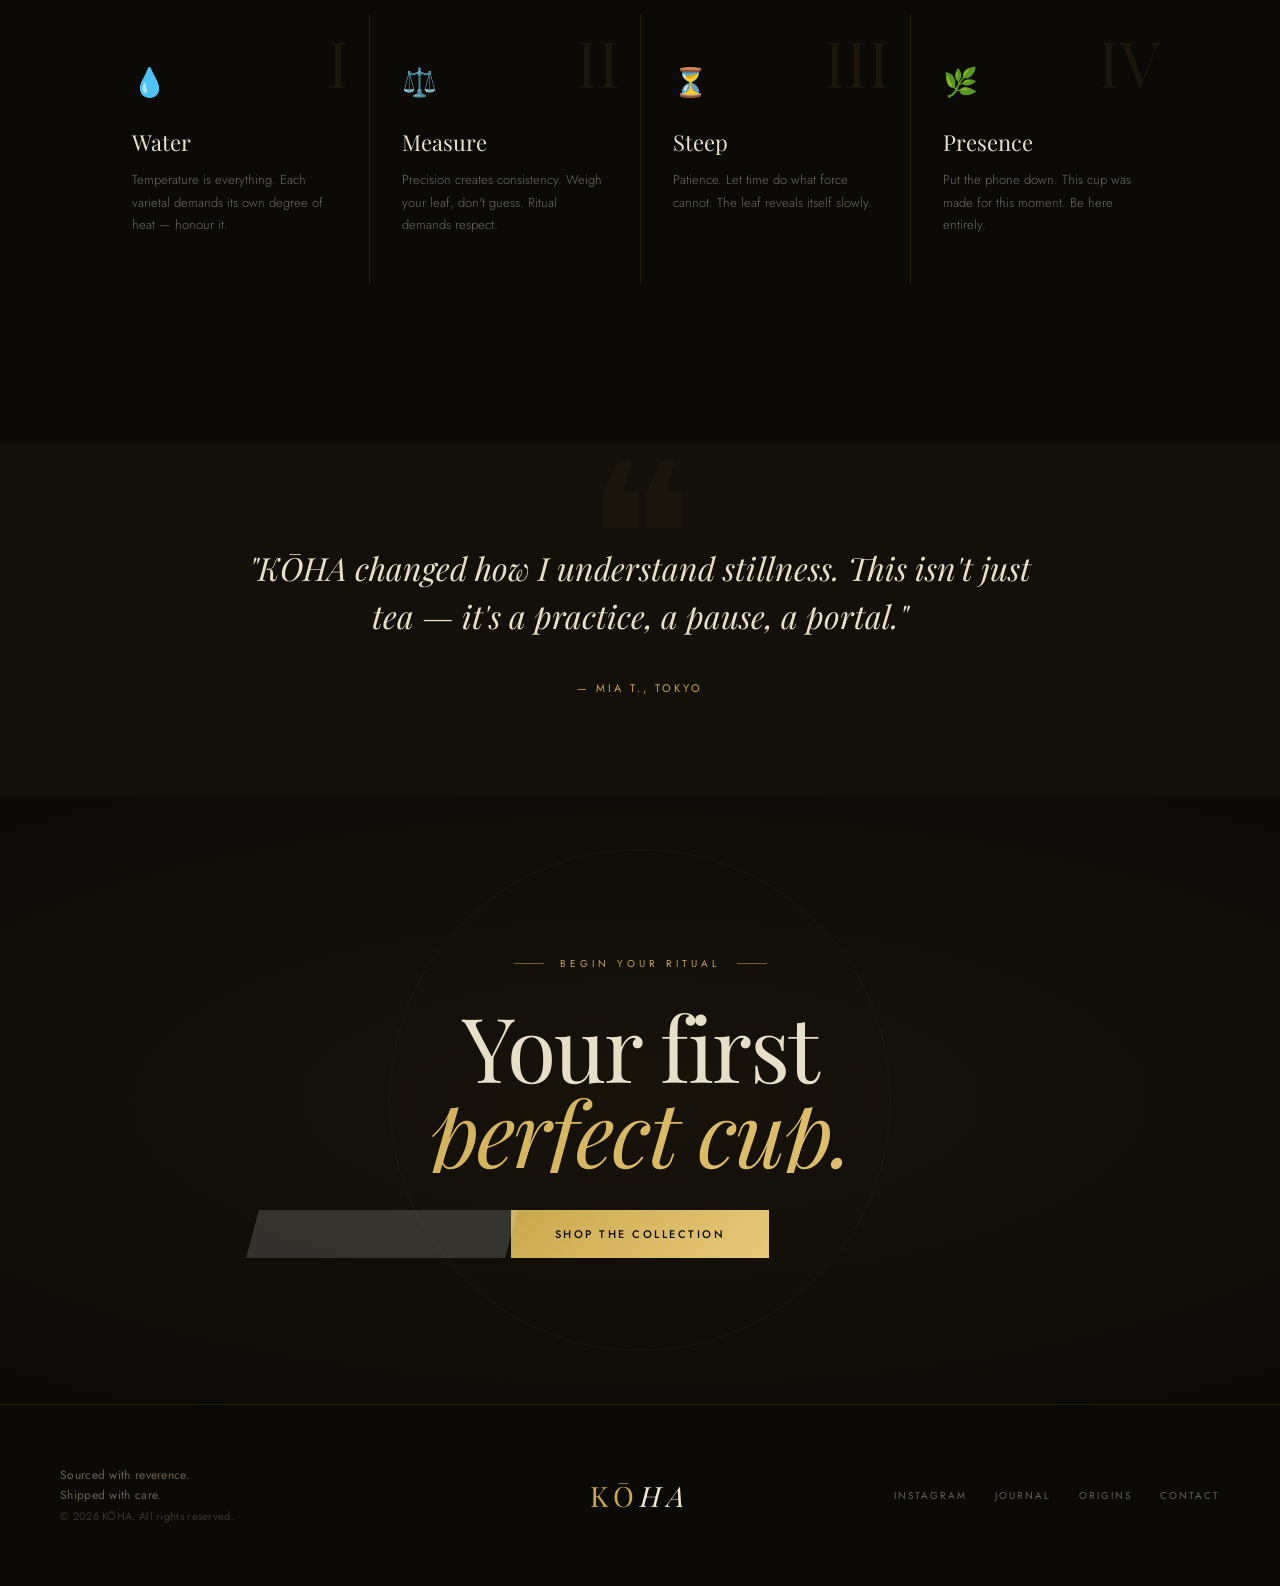
<file: tea-landing.html>
<!DOCTYPE html>
<html lang="en">
<head>
<meta charset="UTF-8">
<meta name="viewport" content="width=device-width, initial-scale=1.0">
<title>KŌHA — Ceremonial Tea</title>
<link href="https://fonts.googleapis.com/css2?family=Playfair+Display:ital,wght@0,400;0,700;1,400;1,700&family=Jost:wght@200;300;400;500&display=swap" rel="stylesheet">
<style>
:root {
  --bg: #0c0a07;
  --surface: #131009;
  --surface2: #1a160f;
  --gold: #c9a84c;
  --gold2: #e8c97a;
  --cream: #f0e8d5;
  --text: #e8dfc8;
  --muted: #6b6050;
  --border: rgba(201,168,76,0.12);
  --glow: rgba(201,168,76,0.08);
}

*{margin:0;padding:0;box-sizing:border-box}
html{scroll-behavior:smooth}

body{
  background:var(--bg);
  color:var(--text);
  font-family:'Jost',sans-serif;
  overflow-x:hidden;
  cursor:none;
}

/* ─── CURSOR ─── */
.cur{
  position:fixed;pointer-events:none;z-index:9999;
  width:10px;height:10px;
  background:var(--gold);
  border-radius:50%;
  transform:translate(-5px,-5px);
  mix-blend-mode:screen;
  transition:width .2s,height .2s,background .2s;
}
.cur-r{
  position:fixed;pointer-events:none;z-index:9998;
  width:40px;height:40px;
  border:1px solid rgba(201,168,76,.35);
  border-radius:50%;
  transform:translate(-20px,-20px);
}
body:has(a:hover) .cur,body:has(button:hover) .cur{
  width:20px;height:20px;
  background:var(--gold2);
  transform:translate(-10px,-10px);
}

/* ─── NOISE TEXTURE ─── */
body::after{
  content:'';position:fixed;inset:0;
  background-image:url("data:image/svg+xml,%3Csvg viewBox='0 0 256 256' xmlns='http://www.w3.org/2000/svg'%3E%3Cfilter id='n'%3E%3CfeTurbulence type='fractalNoise' baseFrequency='.9' numOctaves='4' stitchTiles='stitch'/%3E%3C/filter%3E%3Crect width='100%25' height='100%25' filter='url(%23n)' opacity='.04'/%3E%3C/svg%3E");
  pointer-events:none;z-index:1;opacity:.6;
}

/* ─── NAV ─── */
nav{
  position:fixed;top:0;left:0;right:0;z-index:200;
  padding:24px 60px;
  display:flex;align-items:center;justify-content:space-between;
  background:linear-gradient(180deg,rgba(12,10,7,.9) 0%,transparent 100%);
}
.logo{
  font-family:'Playfair Display',serif;
  font-size:24px;letter-spacing:6px;
  text-transform:uppercase;color:var(--gold);
}
.logo span{font-style:italic;color:var(--cream)}
.nav-links{display:flex;gap:36px;list-style:none}
.nav-links a{
  font-size:11px;letter-spacing:2.5px;text-transform:uppercase;
  color:var(--muted);text-decoration:none;transition:color .3s;
}
.nav-links a:hover{color:var(--gold)}
.nav-btn{
  font-family:'Jost',sans-serif;font-size:10px;
  letter-spacing:2.5px;text-transform:uppercase;
  color:var(--gold);background:transparent;
  border:1px solid rgba(201,168,76,.4);
  padding:10px 24px;cursor:none;text-decoration:none;
  transition:all .4s;
}
.nav-btn:hover{background:var(--gold);color:var(--bg)}

/* ─── HERO ─── */
.hero{
  position:relative;min-height:100vh;
  display:flex;align-items:center;justify-content:center;
  overflow:hidden;
}

/* Radial ambient */
.hero::before{
  content:'';position:absolute;inset:0;
  background:
    radial-gradient(ellipse 60% 70% at 50% 60%,rgba(201,168,76,.06) 0%,transparent 70%),
    radial-gradient(ellipse 40% 40% at 20% 80%,rgba(201,168,76,.04) 0%,transparent 60%);
}

/* Steam particles */
.steam{position:absolute;pointer-events:none}
.steam-p{
  position:absolute;
  width:2px;border-radius:4px;
  background:linear-gradient(180deg,rgba(201,168,76,.4),transparent);
  animation:steamRise 4s ease-in infinite;
  opacity:0;
}
@keyframes steamRise{
  0%{opacity:0;transform:translateY(0) scaleX(1)}
  20%{opacity:.6}
  80%{opacity:.2}
  100%{opacity:0;transform:translateY(-120px) scaleX(2)}
}

.hero-inner{
  position:relative;z-index:2;
  text-align:center;padding:120px 40px 80px;
  max-width:1000px;
}

.hero-eyebrow{
  display:inline-flex;align-items:center;gap:16px;
  font-size:10px;letter-spacing:4px;text-transform:uppercase;
  color:var(--gold);margin-bottom:48px;
  animation:riseIn .9s ease both;
}
.hero-eyebrow::before,.hero-eyebrow::after{
  content:'';width:40px;height:1px;background:var(--gold);opacity:.5;
}

.hero h1{
  font-family:'Playfair Display',serif;
  font-size:clamp(60px,9vw,130px);
  font-weight:400;line-height:.92;
  letter-spacing:-2px;
  margin-bottom:40px;
  animation:riseIn .9s ease .1s both;
}
.hero h1 em{
  font-style:italic;
  background:linear-gradient(135deg,var(--gold),var(--gold2),var(--gold));
  -webkit-background-clip:text;-webkit-text-fill-color:transparent;
  background-clip:text;
  display:block;
}

.hero-desc{
  font-size:16px;font-weight:300;line-height:1.9;
  color:rgba(232,223,200,.55);
  max-width:480px;margin:0 auto 56px;
  letter-spacing:.3px;
  animation:riseIn .9s ease .2s both;
}

.hero-actions{
  display:flex;gap:20px;justify-content:center;flex-wrap:wrap;
  animation:riseIn .9s ease .3s both;
}

.btn-gold{
  padding:16px 44px;
  background:linear-gradient(135deg,var(--gold),var(--gold2));
  color:var(--bg);
  font-family:'Jost',sans-serif;
  font-size:11px;letter-spacing:2.5px;text-transform:uppercase;
  font-weight:500;text-decoration:none;cursor:none;
  border:none;position:relative;overflow:hidden;
  transition:all .4s;
}
.btn-gold::before{
  content:'';position:absolute;inset:0;
  background:rgba(255,255,255,.15);
  transform:translateX(-100%) skewX(-15deg);
  transition:transform .5s;
}
.btn-gold:hover::before{transform:translateX(150%) skewX(-15deg)}
.btn-gold:hover{box-shadow:0 8px 40px rgba(201,168,76,.35)}

.btn-outline{
  padding:16px 44px;
  background:transparent;
  color:var(--text);
  font-family:'Jost',sans-serif;
  font-size:11px;letter-spacing:2.5px;text-transform:uppercase;
  text-decoration:none;cursor:none;
  border:1px solid rgba(232,223,200,.2);
  transition:all .4s;
}
.btn-outline:hover{border-color:rgba(201,168,76,.4);color:var(--gold)}

/* Tea cup illustration */
.cup-wrap{
  margin-top:80px;
  position:relative;display:inline-block;
  animation:riseIn .9s ease .4s both;
}

.cup-svg-wrap{
  position:relative;
  animation:cupFloat 6s ease-in-out infinite;
}
@keyframes cupFloat{
  0%,100%{transform:translateY(0)}
  50%{transform:translateY(-16px)}
}

.steam-group{
  position:absolute;top:-60px;left:50%;
  transform:translateX(-50%);
  width:80px;display:flex;justify-content:space-around;
}

/* ─── DIVIDER ─── */
.divider{
  display:flex;align-items:center;gap:20px;
  padding:0 60px;
  opacity:.3;
}
.divider-line{flex:1;height:1px;background:var(--gold)}
.divider-symbol{
  font-family:'Playfair Display',serif;
  font-size:18px;color:var(--gold);
}

/* ─── PRODUCT STRIP ─── */
.strip{
  padding:80px 0;
  overflow:hidden;position:relative;
}
.strip-track{
  display:flex;gap:0;
  animation:stripScroll 30s linear infinite;
  width:max-content;
}
.strip-item{
  padding:0 60px;
  font-family:'Playfair Display',serif;
  font-size:13px;font-style:italic;
  letter-spacing:2px;color:rgba(201,168,76,.4);
  display:flex;align-items:center;gap:60px;white-space:nowrap;
}
.strip-dot{
  width:5px;height:5px;border-radius:50%;
  background:var(--gold);opacity:.3;flex-shrink:0;
}
@keyframes stripScroll{
  0%{transform:translateX(0)}
  100%{transform:translateX(-50%)}
}

/* ─── ABOUT ─── */
.about{
  padding:140px 60px;
  display:grid;grid-template-columns:1fr 1fr;gap:100px;
  max-width:1200px;margin:0 auto;align-items:center;
}
.about-left .tag{
  font-size:10px;letter-spacing:3px;text-transform:uppercase;
  color:var(--gold);margin-bottom:32px;
  display:flex;align-items:center;gap:12px;
}
.about-left .tag::before{
  content:'';width:24px;height:1px;background:var(--gold);
}
.about-left h2{
  font-family:'Playfair Display',serif;
  font-size:clamp(38px,3.5vw,56px);
  font-weight:400;line-height:1.1;
  margin-bottom:28px;
}
.about-left h2 em{font-style:italic;color:var(--gold)}
.about-left p{
  font-size:15px;font-weight:300;line-height:1.9;
  color:rgba(232,223,200,.55);margin-bottom:20px;
}
.about-right{
  display:grid;grid-template-columns:1fr 1fr;gap:1px;
  background:var(--border);
}
.stat-box{
  background:var(--surface);
  padding:48px 36px;text-align:center;
  transition:background .3s;
}
.stat-box:hover{background:var(--surface2)}
.stat-n{
  font-family:'Playfair Display',serif;
  font-size:48px;font-weight:400;
  color:var(--gold);line-height:1;margin-bottom:10px;
}
.stat-l{
  font-size:10px;letter-spacing:2.5px;
  text-transform:uppercase;color:var(--muted);
}

/* ─── PRODUCTS ─── */
.products{
  padding:140px 60px;
  background:var(--surface);
  position:relative;overflow:hidden;
}
.products::before{
  content:'';position:absolute;
  width:600px;height:600px;
  border-radius:50%;
  background:radial-gradient(circle,rgba(201,168,76,.04),transparent 70%);
  top:50%;right:-200px;transform:translateY(-50%);
}
.products-inner{max-width:1200px;margin:0 auto}
.sec-header{
  display:flex;align-items:flex-end;
  justify-content:space-between;margin-bottom:64px;
}
.sec-tag{
  font-size:10px;letter-spacing:3px;text-transform:uppercase;
  color:var(--gold);margin-bottom:16px;
}
.sec-title{
  font-family:'Playfair Display',serif;
  font-size:clamp(36px,3.5vw,54px);
  font-weight:400;line-height:1.1;
}
.sec-title em{font-style:italic;color:var(--gold)}
.see-all{
  font-size:11px;letter-spacing:2px;text-transform:uppercase;
  color:var(--muted);text-decoration:none;cursor:none;
  display:flex;align-items:center;gap:8px;
  padding-bottom:2px;border-bottom:1px solid var(--muted);
  transition:all .3s;white-space:nowrap;margin-bottom:8px;
}
.see-all:hover{color:var(--gold);border-color:var(--gold)}

.products-grid{
  display:grid;grid-template-columns:repeat(3,1fr);gap:1px;
  background:rgba(201,168,76,.08);
}
.product-card{
  background:var(--bg);
  padding:48px 36px;position:relative;
  overflow:hidden;cursor:none;
  transition:background .4s;
  group:true;
}
.product-card::before{
  content:'';position:absolute;
  bottom:0;left:0;right:0;height:2px;
  background:linear-gradient(90deg,transparent,var(--gold),transparent);
  transform:scaleX(0);
  transition:transform .5s cubic-bezier(.76,0,.24,1);
}
.product-card:hover{background:rgba(201,168,76,.03)}
.product-card:hover::before{transform:scaleX(1)}

.product-num{
  font-size:10px;letter-spacing:2px;color:rgba(201,168,76,.4);
  margin-bottom:36px;
}
.product-icon{
  font-size:40px;margin-bottom:28px;
  transition:transform .4s;
  display:block;
}
.product-card:hover .product-icon{transform:scale(1.1) rotate(-5deg)}
.product-name{
  font-family:'Playfair Display',serif;
  font-size:26px;font-weight:400;
  margin-bottom:12px;line-height:1.2;
}
.product-origin{
  font-size:11px;letter-spacing:2px;text-transform:uppercase;
  color:var(--gold);margin-bottom:16px;
}
.product-desc{
  font-size:13px;font-weight:300;line-height:1.7;
  color:rgba(232,223,200,.45);margin-bottom:32px;
}
.product-price{
  font-family:'Playfair Display',serif;
  font-size:22px;color:var(--gold);
}
.product-price span{font-size:13px;color:var(--muted);font-family:'Jost',sans-serif}
.product-add{
  position:absolute;bottom:36px;right:36px;
  width:44px;height:44px;
  border:1px solid var(--border);
  display:flex;align-items:center;justify-content:center;
  color:var(--gold);font-size:20px;
  cursor:none;transition:all .3s;
}
.product-card:hover .product-add{
  background:var(--gold);color:var(--bg);
  border-color:var(--gold);
}

/* ─── RITUAL ─── */
.ritual{
  padding:160px 60px;
  max-width:1200px;margin:0 auto;
  text-align:center;
}
.ritual-title{
  font-family:'Playfair Display',serif;
  font-size:clamp(40px,5vw,76px);
  font-weight:400;line-height:1.05;
  margin-bottom:80px;
}
.ritual-title em{font-style:italic;color:var(--gold);display:block}
.ritual-steps{
  display:grid;grid-template-columns:repeat(4,1fr);
  gap:1px;background:var(--border);
  text-align:left;
}
.ritual-step{
  background:var(--bg);
  padding:48px 32px;
  position:relative;overflow:hidden;
  transition:background .3s;
}
.ritual-step:hover{background:var(--glow)}
.r-num{
  font-family:'Playfair Display',serif;
  font-size:64px;font-weight:400;
  color:rgba(201,168,76,.08);
  position:absolute;top:16px;right:20px;
  line-height:1;pointer-events:none;
}
.r-icon{font-size:28px;margin-bottom:24px;display:block}
.r-title{
  font-family:'Playfair Display',serif;
  font-size:22px;font-weight:400;
  margin-bottom:12px;
}
.r-desc{
  font-size:13px;font-weight:300;line-height:1.7;
  color:rgba(232,223,200,.45);
}

/* ─── TESTIMONIAL ─── */
.testimonial{
  padding:100px 60px;
  background:var(--surface);
  text-align:center;position:relative;
  overflow:hidden;
}
.testimonial::before{
  content:'❝';
  font-family:'Playfair Display',serif;
  font-size:200px;color:rgba(201,168,76,.04);
  position:absolute;top:-20px;left:50%;
  transform:translateX(-50%);
  line-height:1;pointer-events:none;
}
.quote{
  font-family:'Playfair Display',serif;
  font-size:clamp(22px,2.5vw,34px);
  font-weight:400;font-style:italic;
  line-height:1.5;max-width:800px;
  margin:0 auto 40px;position:relative;z-index:1;
}
.quote-author{
  font-size:11px;letter-spacing:3px;text-transform:uppercase;
  color:var(--gold);
}

/* ─── CTA ─── */
.cta{
  padding:160px 60px;
  text-align:center;position:relative;overflow:hidden;
}
.cta::before{
  content:'';position:absolute;inset:0;
  background:radial-gradient(ellipse 80% 60% at 50% 50%,rgba(201,168,76,.06),transparent);
}
/* Decorative circles */
.cta::after{
  content:'';position:absolute;
  width:500px;height:500px;
  border:1px solid rgba(201,168,76,.06);
  border-radius:50%;
  top:50%;left:50%;transform:translate(-50%,-50%);
}
.cta-inner{position:relative;z-index:1}
.cta-pre{
  font-size:10px;letter-spacing:4px;text-transform:uppercase;
  color:var(--gold);margin-bottom:32px;
  display:flex;align-items:center;justify-content:center;gap:16px;
}
.cta-pre::before,.cta-pre::after{
  content:'';width:30px;height:1px;background:var(--gold);opacity:.5;
}
.cta-title{
  font-family:'Playfair Display',serif;
  font-size:clamp(48px,7vw,100px);
  font-weight:400;line-height:.95;
  letter-spacing:-2px;margin-bottom:48px;
}
.cta-title em{
  font-style:italic;
  background:linear-gradient(135deg,var(--gold),var(--gold2));
  -webkit-background-clip:text;-webkit-text-fill-color:transparent;
  background-clip:text;display:block;
}

/* ─── FOOTER ─── */
footer{
  padding:60px;
  border-top:1px solid var(--border);
  display:grid;
  grid-template-columns:1fr auto 1fr;
  gap:40px;align-items:center;
}
.footer-left{
  font-size:12px;letter-spacing:.3px;
  color:var(--muted);line-height:1.7;
}
.footer-logo{
  font-family:'Playfair Display',serif;
  font-size:28px;letter-spacing:6px;
  text-transform:uppercase;color:var(--gold);
  text-align:center;
}
.footer-logo span{font-style:italic;color:var(--cream)}
.footer-right{
  display:flex;gap:28px;justify-content:flex-end;flex-wrap:wrap;
}
.footer-right a{
  font-size:10px;letter-spacing:2px;text-transform:uppercase;
  color:var(--muted);text-decoration:none;transition:color .3s;
}
.footer-right a:hover{color:var(--gold)}

/* ─── ANIMATIONS ─── */
@keyframes riseIn{
  from{opacity:0;transform:translateY(40px)}
  to{opacity:1;transform:translateY(0)}
}
.reveal{
  opacity:0;transform:translateY(36px);
  transition:opacity .9s ease,transform .9s ease;
}
.reveal.visible{opacity:1;transform:translateY(0)}

/* ─── RESPONSIVE ─── */
@media(max-width:900px){
  nav{padding:20px 24px}
  .nav-links{display:none}
  .about{grid-template-columns:1fr;padding:80px 24px;gap:60px}
  .products{padding:80px 24px}
  .products-grid{grid-template-columns:1fr}
  .ritual{padding:80px 24px}
  .ritual-steps{grid-template-columns:1fr 1fr}
  .cta{padding:100px 24px}
  footer{grid-template-columns:1fr;text-align:center;padding:40px 24px}
  .footer-right{justify-content:center}
  .sec-header{flex-direction:column;align-items:flex-start;gap:24px}
  .about-right{grid-template-columns:1fr 1fr}
}
@media(max-width:600px){
  .hero h1{font-size:60px}
  .ritual-steps{grid-template-columns:1fr}
  .about-right{grid-template-columns:1fr}
}
</style>
</head>
<body>
<div id="demoBanner" style="position:fixed;top:0;left:0;right:0;z-index:99999;background:linear-gradient(90deg,#0a0a0a,#1a1a1a);border-bottom:1px solid rgba(255,255,255,.1);padding:10px 20px;display:flex;align-items:center;justify-content:space-between;font-family:sans-serif;gap:12px;"><div style="display:flex;align-items:center;gap:10px;flex-wrap:wrap"><span style="font-size:10px;letter-spacing:2px;text-transform:uppercase;color:rgba(255,255,255,.4)">Demo Template</span><span style="color:rgba(255,255,255,.2)">·</span><span style="font-size:12px;color:rgba(255,255,255,.7)">I will build this for <strong style="color:white">your business</strong></span></div><a href="http://www.fiverr.com/s/2KRdzKN" target="_blank" style="padding:8px 20px;background:white;color:#0a0a0a;font-size:11px;font-weight:700;letter-spacing:1.5px;text-transform:uppercase;text-decoration:none;white-space:nowrap;flex-shrink:0;">Get This Design →</a></div><style>body{padding-top:44px!important}</style>

<div class="cur" id="cur"></div>
<div class="cur-r" id="curR"></div>

<!-- NAV -->
<nav>
  <div class="logo">KŌ<span>HA</span></div>
  <ul class="nav-links">
    <li><a href="#">Collection</a></li>
    <li><a href="#">Ritual</a></li>
    <li><a href="#">Origins</a></li>
    <li><a href="#">Journal</a></li>
  </ul>
  <a href="#" class="nav-btn">Shop Now</a>
</nav>

<!-- HERO -->
<section class="hero">
  <div class="hero-inner">
    <div class="hero-eyebrow">Ceremonial Grade · Single Origin</div>

    <h1>The Art of<br><em>Sacred Leaf.</em></h1>

    <p class="hero-desc">
      Rare teas harvested at peak elevation. Every cup is a journey — from ancient mountains to your moment of stillness.
    </p>

    <div class="hero-actions">
      <a href="#" class="btn-gold">Explore Collection</a>
      <a href="#" class="btn-outline">Our Story</a>
    </div>

    <!-- Cup SVG -->
    <div class="cup-wrap">
      <div class="cup-svg-wrap">
        <!-- Steam -->
        <div class="steam-group">
          <div class="steam-p" style="height:50px;animation-delay:0s;animation-duration:3.5s;left:20%"></div>
          <div class="steam-p" style="height:70px;animation-delay:.6s;animation-duration:4s;left:48%"></div>
          <div class="steam-p" style="height:45px;animation-delay:1.2s;animation-duration:3.8s;left:76%"></div>
        </div>
        <svg width="180" height="160" viewBox="0 0 180 160" fill="none" xmlns="http://www.w3.org/2000/svg">
          <!-- Saucer -->
          <ellipse cx="90" cy="148" rx="72" ry="10" fill="rgba(201,168,76,0.12)" stroke="rgba(201,168,76,0.25)" stroke-width="1"/>
          <!-- Cup body -->
          <path d="M38 85 Q36 120 52 138 Q68 152 90 152 Q112 152 128 138 Q144 120 142 85 Z" fill="url(#cupGrad)" stroke="rgba(201,168,76,0.3)" stroke-width="1"/>
          <!-- Cup rim -->
          <ellipse cx="90" cy="85" rx="52" ry="12" fill="rgba(201,168,76,0.08)" stroke="rgba(201,168,76,0.4)" stroke-width="1"/>
          <!-- Tea surface -->
          <ellipse cx="90" cy="85" rx="48" ry="10" fill="url(#teaGrad)" opacity="0.9"/>
          <!-- Ripple -->
          <ellipse cx="90" cy="85" rx="28" ry="5" fill="none" stroke="rgba(201,168,76,0.2)" stroke-width="1" opacity="0.6"/>
          <!-- Handle -->
          <path d="M142 95 Q165 95 165 112 Q165 130 142 128" stroke="rgba(201,168,76,0.35)" stroke-width="2" fill="none" stroke-linecap="round"/>
          <!-- Highlight -->
          <path d="M50 95 Q48 115 54 130" stroke="rgba(255,255,255,0.06)" stroke-width="3" fill="none" stroke-linecap="round"/>
          <defs>
            <linearGradient id="cupGrad" x1="38" y1="85" x2="142" y2="152" gradientUnits="userSpaceOnUse">
              <stop offset="0%" stop-color="#1e1a12"/>
              <stop offset="100%" stop-color="#0c0a07"/>
            </linearGradient>
            <radialGradient id="teaGrad" cx="50%" cy="50%" r="50%">
              <stop offset="0%" stop-color="#c9a84c" stop-opacity="0.6"/>
              <stop offset="100%" stop-color="#6b4c1a" stop-opacity="0.8"/>
            </radialGradient>
          </defs>
        </svg>
      </div>
    </div>
  </div>
</section>

<!-- DIVIDER -->
<div class="divider reveal">
  <div class="divider-line"></div>
  <div class="divider-symbol">✦</div>
  <div class="divider-line"></div>
</div>

<!-- STRIP -->
<div class="strip">
  <div class="strip-track">
    <div class="strip-item">Ceremonial Matcha <span class="strip-dot"></span></div>
    <div class="strip-item">White Peony <span class="strip-dot"></span></div>
    <div class="strip-item">Silver Needle <span class="strip-dot"></span></div>
    <div class="strip-item">Aged Pu-erh <span class="strip-dot"></span></div>
    <div class="strip-item">Da Hong Pao <span class="strip-dot"></span></div>
    <div class="strip-item">Gyokuro <span class="strip-dot"></span></div>
    <div class="strip-item">Ceremonial Matcha <span class="strip-dot"></span></div>
    <div class="strip-item">White Peony <span class="strip-dot"></span></div>
    <div class="strip-item">Silver Needle <span class="strip-dot"></span></div>
    <div class="strip-item">Aged Pu-erh <span class="strip-dot"></span></div>
    <div class="strip-item">Da Hong Pao <span class="strip-dot"></span></div>
    <div class="strip-item">Gyokuro <span class="strip-dot"></span></div>
  </div>
</div>

<!-- ABOUT -->
<section class="about">
  <div class="about-left">
    <div class="tag reveal">Our Philosophy</div>
    <h2 class="reveal">Ancient wisdom,<br><em>modern ritual.</em></h2>
    <p class="reveal">Every leaf we source carries a story centuries old. We work directly with family-owned gardens at elevations above 2,000 metres, where clouds and patience create something extraordinary.</p>
    <p class="reveal">KŌHA exists for those who understand that the finest things in life cannot be rushed.</p>
  </div>
  <div class="about-right reveal">
    <div class="stat-box">
      <div class="stat-n">12</div>
      <div class="stat-l">Origins</div>
    </div>
    <div class="stat-box">
      <div class="stat-n">40+</div>
      <div class="stat-l">Varietals</div>
    </div>
    <div class="stat-box">
      <div class="stat-n">8</div>
      <div class="stat-l">Generations</div>
    </div>
    <div class="stat-box">
      <div class="stat-n">100%</div>
      <div class="stat-l">Organic</div>
    </div>
  </div>
</section>

<!-- PRODUCTS -->
<section class="products">
  <div class="products-inner">
    <div class="sec-header reveal">
      <div>
        <div class="sec-tag">Our Collection</div>
        <h2 class="sec-title">Rare finds,<br><em>carefully chosen.</em></h2>
      </div>
      <a href="#" class="see-all">View All →</a>
    </div>
    <div class="products-grid">
      <div class="product-card reveal">
        <div class="product-num">No. 001</div>
        <span class="product-icon">🍵</span>
        <div class="product-name">Ceremonial Matcha</div>
        <div class="product-origin">Uji, Japan</div>
        <p class="product-desc">First harvest stone-ground. Vivid emerald, sweet umami, long finish.</p>
        <div class="product-price">$48 <span>/ 30g</span></div>
        <div class="product-add">+</div>
      </div>
      <div class="product-card reveal" style="transition-delay:.1s">
        <div class="product-num">No. 002</div>
        <span class="product-icon">🌸</span>
        <div class="product-name">Silver Needle</div>
        <div class="product-origin">Fujian, China</div>
        <p class="product-desc">Youngest buds only. Delicate floral, honey whisper, pure serenity.</p>
        <div class="product-price">$62 <span>/ 25g</span></div>
        <div class="product-add">+</div>
      </div>
      <div class="product-card reveal" style="transition-delay:.2s">
        <div class="product-num">No. 003</div>
        <span class="product-icon">🏔️</span>
        <div class="product-name">Aged Pu-erh</div>
        <div class="product-origin">Yunnan, China</div>
        <p class="product-desc">15-year compression. Earthy depth, forest floor, timeless complexity.</p>
        <div class="product-price">$95 <span>/ 50g</span></div>
        <div class="product-add">+</div>
      </div>
    </div>
  </div>
</section>

<!-- RITUAL -->
<section class="ritual">
  <h2 class="ritual-title reveal">The <em>four steps</em><br>of ceremony.</h2>
  <div class="ritual-steps">
    <div class="ritual-step reveal">
      <div class="r-num">I</div>
      <span class="r-icon">💧</span>
      <div class="r-title">Water</div>
      <p class="r-desc">Temperature is everything. Each varietal demands its own degree of heat — honour it.</p>
    </div>
    <div class="ritual-step reveal" style="transition-delay:.1s">
      <div class="r-num">II</div>
      <span class="r-icon">⚖️</span>
      <div class="r-title">Measure</div>
      <p class="r-desc">Precision creates consistency. Weigh your leaf, don't guess. Ritual demands respect.</p>
    </div>
    <div class="ritual-step reveal" style="transition-delay:.2s">
      <div class="r-num">III</div>
      <span class="r-icon">⏳</span>
      <div class="r-title">Steep</div>
      <p class="r-desc">Patience. Let time do what force cannot. The leaf reveals itself slowly.</p>
    </div>
    <div class="ritual-step reveal" style="transition-delay:.3s">
      <div class="r-num">IV</div>
      <span class="r-icon">🌿</span>
      <div class="r-title">Presence</div>
      <p class="r-desc">Put the phone down. This cup was made for this moment. Be here entirely.</p>
    </div>
  </div>
</section>

<!-- TESTIMONIAL -->
<div class="testimonial">
  <blockquote class="quote reveal">
    "KŌHA changed how I understand stillness. This isn't just tea — it's a practice, a pause, a portal."
  </blockquote>
  <div class="quote-author reveal">— Mia T., Tokyo</div>
</div>

<!-- CTA -->
<section class="cta">
  <div class="cta-inner">
    <div class="cta-pre reveal">Begin your ritual</div>
    <h2 class="cta-title reveal">Your first<br><em>perfect cup.</em></h2>
    <div class="reveal">
      <a href="#" class="btn-gold">Shop the Collection</a>
    </div>
  </div>
</section>

<!-- FOOTER -->
<footer>
  <div class="footer-left reveal">
    Sourced with reverence.<br>Shipped with care.<br>
    <span style="color:rgba(107,96,80,.5);font-size:11px">© 2026 KŌHA. All rights reserved.</span>
  </div>
  <div class="footer-logo reveal">KŌ<span>HA</span></div>
  <div class="footer-right reveal">
    <a href="#">Instagram</a>
    <a href="#">Journal</a>
    <a href="#">Origins</a>
    <a href="#">Contact</a>
  </div>
</footer>

<script>
// Cursor
const cur=document.getElementById('cur'),curR=document.getElementById('curR');
let mx=0,my=0,rx=0,ry=0;
document.addEventListener('mousemove',e=>{
  mx=e.clientX;my=e.clientY;
  cur.style.left=mx+'px';cur.style.top=my+'px';
});
(function anim(){
  rx+=(mx-rx-20)*.1;ry+=(my-ry-20)*.1;
  curR.style.left=rx+'px';curR.style.top=ry+'px';
  requestAnimationFrame(anim);
})();

// Steam particles
const sg=document.querySelector('.steam-group');
document.querySelectorAll('.steam-p').forEach((p,i)=>{
  p.style.animationDelay=(i*.6)+'s';
});

// Scroll reveal
const obs=new IntersectionObserver(es=>{
  es.forEach(e=>{if(e.isIntersecting)e.target.classList.add('visible')});
},{threshold:.08});
document.querySelectorAll('.reveal').forEach(el=>obs.observe(el));
</script>
</body>
</html>
</file>
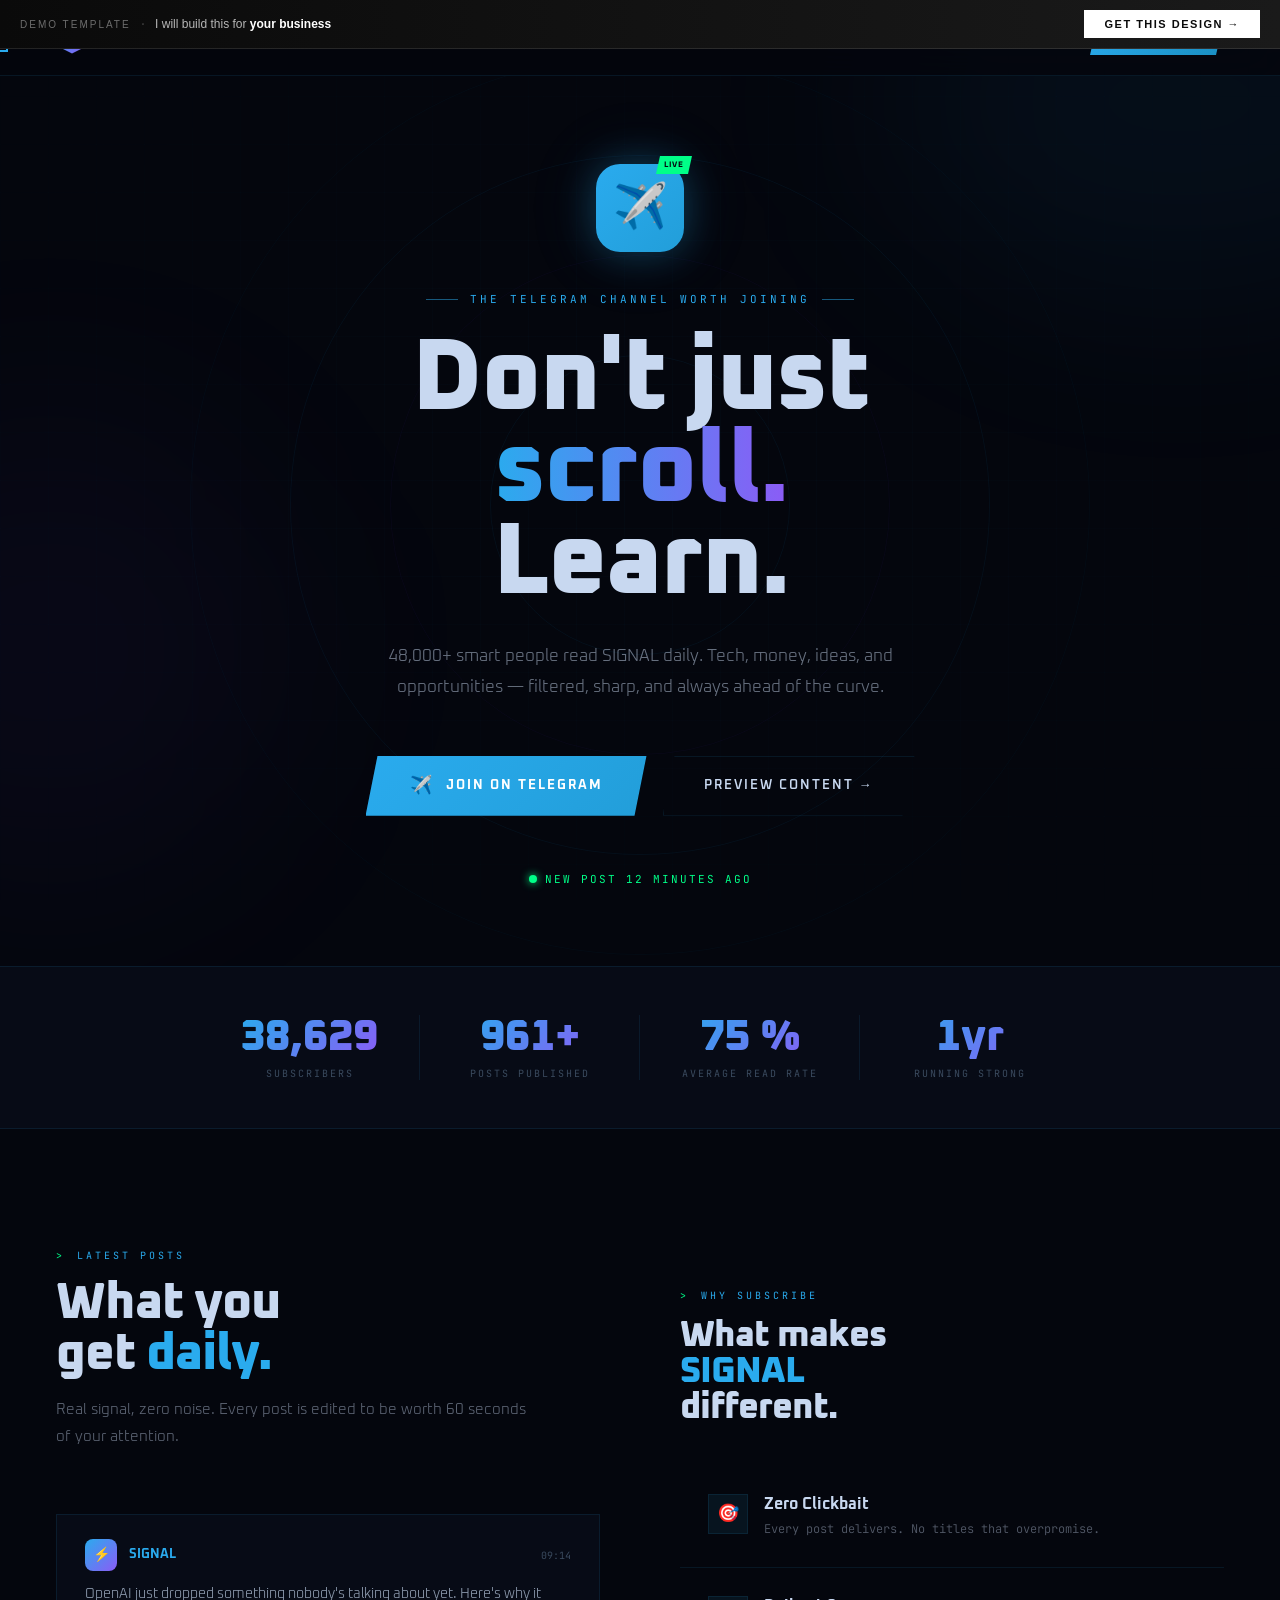
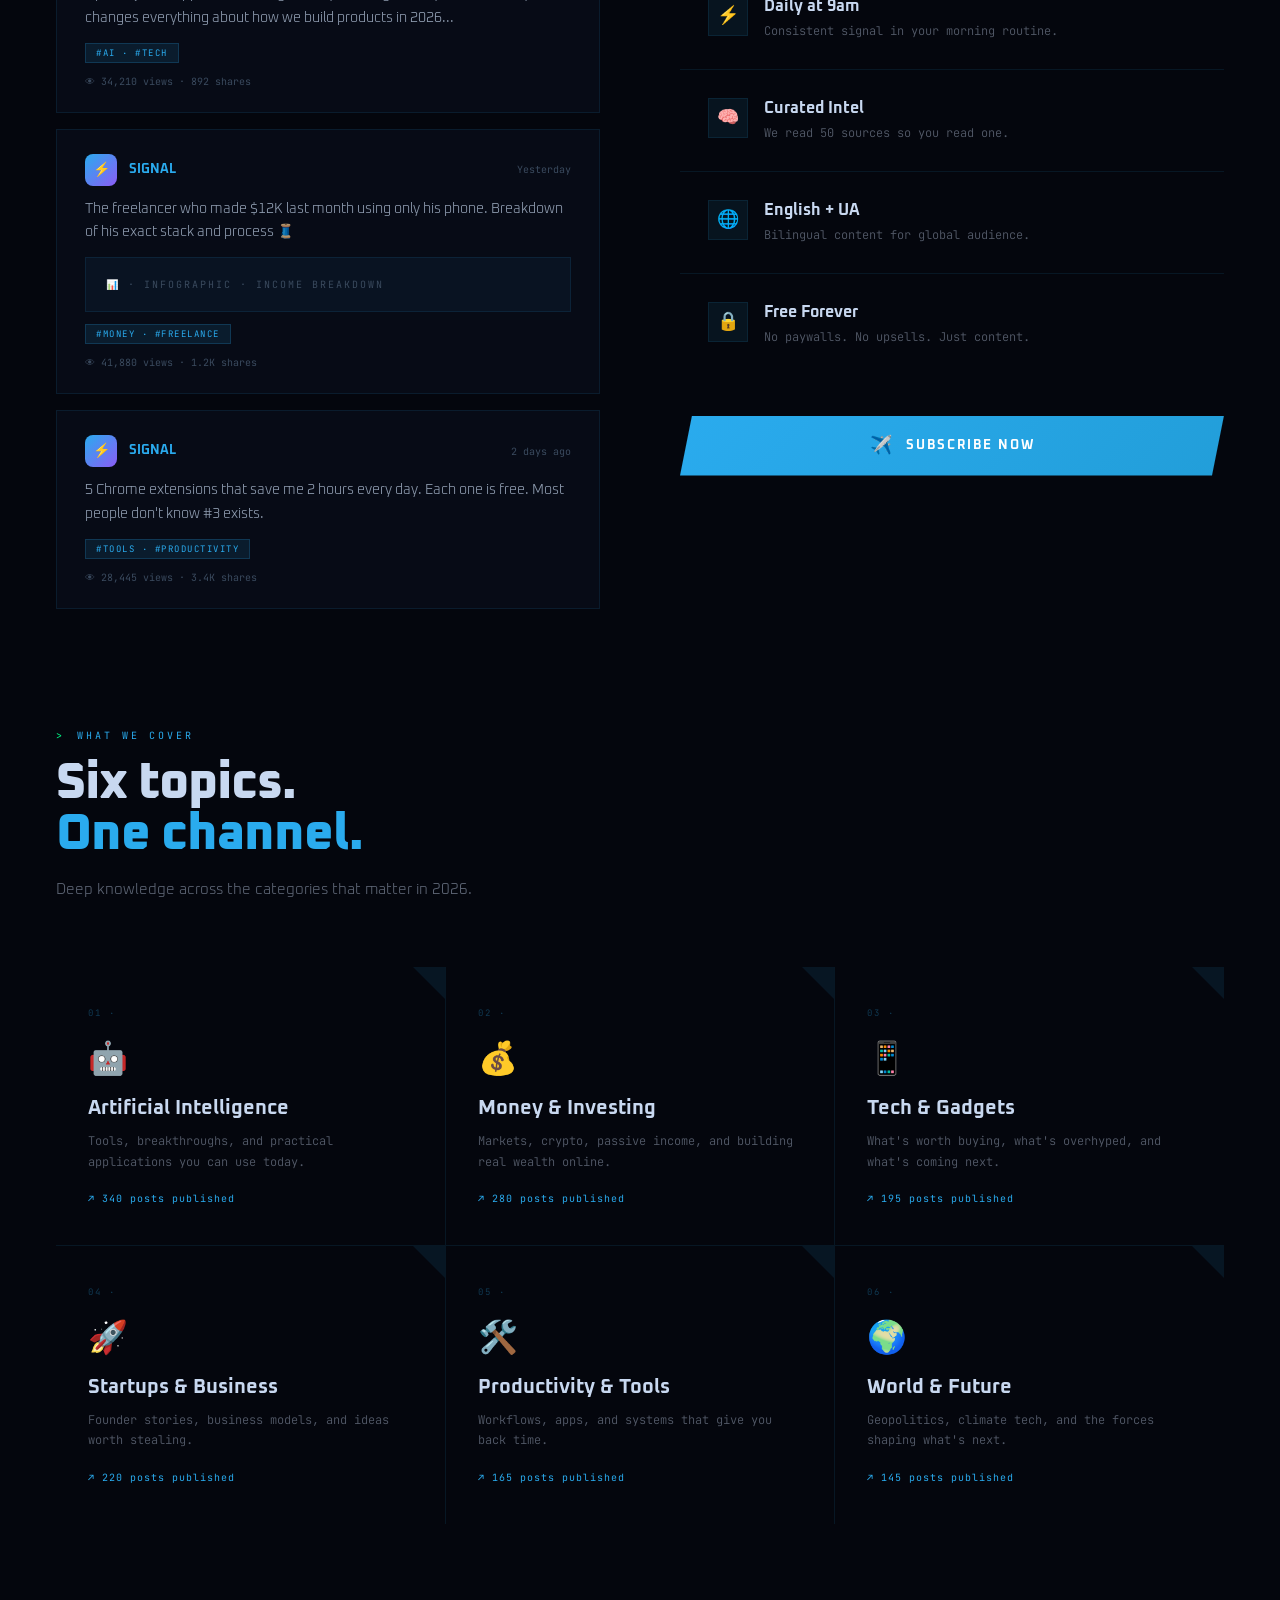
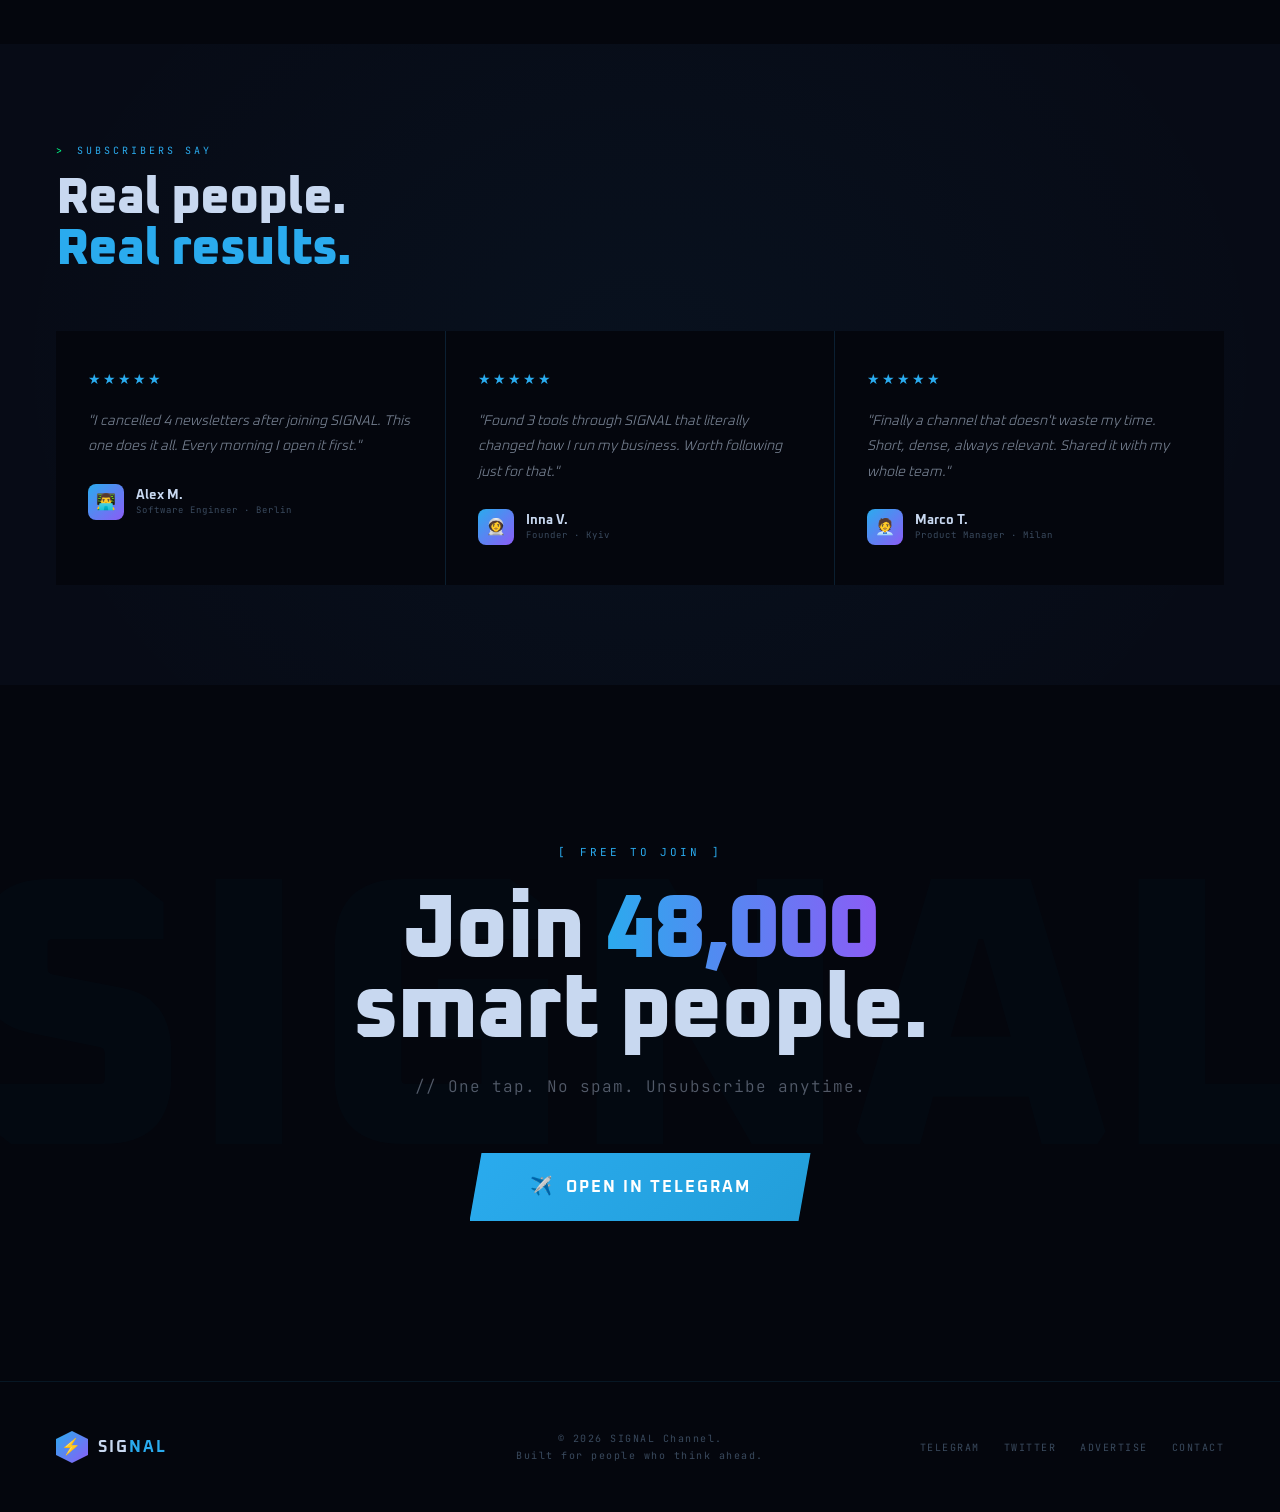
<file: telegram-landing.html>
<!DOCTYPE html>
<html lang="en">
<head>
<meta charset="UTF-8">
<meta name="viewport" content="width=device-width, initial-scale=1.0">
<title>SIGNAL — The Channel You Were Waiting For</title>
<link href="https://fonts.googleapis.com/css2?family=Oxanium:wght@200;300;400;600;700;800&family=JetBrains+Mono:ital,wght@0,300;0,400;1,300&display=swap" rel="stylesheet">
<style>
:root{
  --bg:#04060d;
  --surface:#070b16;
  --blue:#2AABEE;
  --blue2:#1a8fc2;
  --purple:#8b5cf6;
  --green:#00ff88;
  --text:#c8d8f0;
  --muted:#3a4a5e;
  --border:rgba(42,171,238,.1);
  --glow:rgba(42,171,238,.12);
}
*{margin:0;padding:0;box-sizing:border-box}
html{scroll-behavior:smooth}
body{
  background:var(--bg);
  color:var(--text);
  font-family:'Oxanium',sans-serif;
  overflow-x:hidden;
  cursor:none;
}

/* ── CURSOR ── */
.cur{
  position:fixed;pointer-events:none;z-index:9999;
  width:16px;height:16px;
  border:2px solid var(--blue);
  transform:translate(-8px,-8px);
  transition:width .15s,height .15s,transform .15s,border-color .2s;
}
.cur::before{
  content:'';
  position:absolute;
  top:50%;left:50%;
  width:4px;height:4px;
  background:var(--blue);
  border-radius:50%;
  transform:translate(-50%,-50%);
}
.cur-trail{
  position:fixed;pointer-events:none;z-index:9997;
  width:40px;height:40px;
  border:1px solid rgba(42,171,238,.2);
  transform:translate(-20px,-20px);
  transition:left .1s ease,top .1s ease;
}
body:has(a:hover) .cur{
  width:32px;height:32px;
  transform:translate(-16px,-16px);
  border-color:var(--green);
}
body:has(a:hover) .cur::before{background:var(--green)}

/* ── GRID BG ── */
body::before{
  content:'';position:fixed;inset:0;
  background-image:
    linear-gradient(rgba(42,171,238,.025) 1px,transparent 1px),
    linear-gradient(90deg,rgba(42,171,238,.025) 1px,transparent 1px);
  background-size:48px 48px;
  pointer-events:none;z-index:0;
  mask-image:radial-gradient(ellipse 80% 80% at 50% 50%,black,transparent);
}

/* Ambient glow */
.amb{
  position:fixed;pointer-events:none;z-index:0;
  border-radius:50%;filter:blur(100px);
}
.amb-1{
  width:600px;height:400px;
  background:rgba(42,171,238,.05);
  top:-100px;right:-200px;
  animation:drift 12s ease-in-out infinite;
}
.amb-2{
  width:500px;height:500px;
  background:rgba(139,92,246,.04);
  bottom:0;left:-200px;
  animation:drift 15s ease-in-out infinite reverse;
}
@keyframes drift{
  0%,100%{transform:translate(0,0)}
  50%{transform:translate(30px,-30px)}
}

/* ── NAV ── */
nav{
  position:fixed;top:0;left:0;right:0;z-index:200;
  padding:20px 56px;
  display:flex;align-items:center;justify-content:space-between;
  background:rgba(4,6,13,.8);
  backdrop-filter:blur(24px);
  border-bottom:1px solid var(--border);
}
.logo{
  display:flex;align-items:center;gap:12px;
  font-size:18px;font-weight:700;letter-spacing:3px;
  text-transform:uppercase;text-decoration:none;cursor:none;
}
.logo-icon{
  width:32px;height:32px;
  background:linear-gradient(135deg,var(--blue),var(--purple));
  display:flex;align-items:center;justify-content:center;
  font-size:16px;
  clip-path:polygon(50% 0%,100% 25%,100% 75%,50% 100%,0% 75%,0% 25%);
}
.logo-text{color:var(--text)}
.logo-text span{color:var(--blue)}
.nav-stats{
  display:flex;gap:32px;
}
.nav-stat{
  text-align:center;
}
.ns-num{
  font-size:14px;font-weight:700;color:var(--blue);line-height:1;
}
.ns-label{
  font-family:'JetBrains Mono',monospace;
  font-size:9px;letter-spacing:1.5px;color:var(--muted);text-transform:uppercase;
  margin-top:2px;
}
.nav-btn{
  padding:10px 28px;
  background:linear-gradient(135deg,var(--blue),var(--blue2));
  color:#fff;
  font-family:'Oxanium',sans-serif;
  font-size:12px;font-weight:600;letter-spacing:2px;
  text-transform:uppercase;text-decoration:none;cursor:none;
  clip-path:polygon(8px 0%,100% 0%,calc(100% - 8px) 100%,0% 100%);
  transition:all .3s;position:relative;overflow:hidden;
}
.nav-btn::before{
  content:'';position:absolute;inset:0;
  background:linear-gradient(135deg,var(--purple),var(--blue));
  opacity:0;transition:opacity .3s;
}
.nav-btn:hover::before{opacity:1}
.nav-btn span{position:relative;z-index:1}

/* ── HERO ── */
.hero{
  position:relative;min-height:100vh;
  display:flex;flex-direction:column;
  align-items:center;justify-content:center;
  text-align:center;
  padding:120px 40px 80px;
  z-index:1;
  overflow:hidden;
}

/* Animated circle rings */
.rings{
  position:absolute;inset:0;
  display:flex;align-items:center;justify-content:center;
  pointer-events:none;
}
.ring{
  position:absolute;
  border-radius:50%;
  border:1px solid rgba(42,171,238,.06);
  animation:ringPulse 4s ease-in-out infinite;
}
.ring:nth-child(1){width:300px;height:300px;animation-delay:0s}
.ring:nth-child(2){width:500px;height:500px;animation-delay:.5s;border-color:rgba(139,92,246,.04)}
.ring:nth-child(3){width:700px;height:700px;animation-delay:1s}
.ring:nth-child(4){width:900px;height:900px;animation-delay:1.5s;border-color:rgba(42,171,238,.03)}
@keyframes ringPulse{
  0%,100%{transform:scale(1);opacity:1}
  50%{transform:scale(1.03);opacity:.6}
}

/* TG Icon */
.tg-icon-wrap{
  position:relative;margin-bottom:40px;
  animation:iconAppear .8s cubic-bezier(.34,1.56,.64,1) both;
}
@keyframes iconAppear{
  from{opacity:0;transform:scale(.5) translateY(20px)}
  to{opacity:1;transform:scale(1) translateY(0)}
}
.tg-icon{
  width:88px;height:88px;
  background:linear-gradient(135deg,#2AABEE,#229ED9);
  border-radius:24px;
  display:flex;align-items:center;justify-content:center;
  font-size:44px;
  box-shadow:0 0 40px rgba(42,171,238,.3),0 0 80px rgba(42,171,238,.1);
  position:relative;
  animation:iconPulse 3s ease-in-out infinite;
}
@keyframes iconPulse{
  0%,100%{box-shadow:0 0 40px rgba(42,171,238,.3),0 0 80px rgba(42,171,238,.1)}
  50%{box-shadow:0 0 60px rgba(42,171,238,.5),0 0 120px rgba(42,171,238,.2)}
}
.tg-badge{
  position:absolute;top:-8px;right:-8px;
  background:var(--green);
  color:var(--bg);
  font-size:8px;font-weight:700;letter-spacing:1px;
  padding:4px 8px;
  clip-path:polygon(4px 0%,100% 0%,calc(100% - 4px) 100%,0% 100%);
}

.hero-eyebrow{
  font-family:'JetBrains Mono',monospace;
  font-size:11px;letter-spacing:3px;
  color:var(--blue);text-transform:uppercase;
  margin-bottom:28px;
  display:flex;align-items:center;justify-content:center;gap:12px;
  animation:fadeUp .7s ease .1s both;
}
.hero-eyebrow::before,.hero-eyebrow::after{
  content:'';width:32px;height:1px;background:var(--blue);opacity:.5;
}

.hero h1{
  font-size:clamp(52px,8vw,120px);
  font-weight:800;line-height:.9;
  letter-spacing:-2px;
  margin-bottom:32px;
  animation:fadeUp .7s ease .2s both;
}
.hero h1 .gr{
  background:linear-gradient(90deg,var(--blue),var(--purple),var(--blue));
  background-size:200% auto;
  -webkit-background-clip:text;-webkit-text-fill-color:transparent;
  background-clip:text;
  animation:shimmer 3s linear infinite;
}
@keyframes shimmer{
  0%{background-position:0% center}
  100%{background-position:200% center}
}

.hero-desc{
  font-size:17px;font-weight:300;line-height:1.8;
  color:rgba(200,216,240,.5);
  max-width:560px;margin:0 auto 52px;
  animation:fadeUp .7s ease .3s both;
}

.hero-actions{
  display:flex;gap:16px;justify-content:center;flex-wrap:wrap;
  animation:fadeUp .7s ease .4s both;
}

.btn-tg{
  display:inline-flex;align-items:center;gap:12px;
  padding:18px 44px;
  background:linear-gradient(135deg,#2AABEE,#229ED9);
  color:#fff;
  font-family:'Oxanium',sans-serif;
  font-size:13px;font-weight:700;letter-spacing:2px;text-transform:uppercase;
  text-decoration:none;cursor:none;
  clip-path:polygon(12px 0%,100% 0%,calc(100% - 12px) 100%,0% 100%);
  position:relative;overflow:hidden;
  transition:all .3s;
}
.btn-tg::before{
  content:'';position:absolute;inset:0;
  background:linear-gradient(135deg,var(--purple),var(--blue));
  opacity:0;transition:opacity .4s;
}
.btn-tg:hover::before{opacity:1}
.btn-tg:hover{box-shadow:0 0 40px rgba(42,171,238,.4)}
.btn-tg span{position:relative;z-index:1}
.btn-tg-icon{position:relative;z-index:1;font-size:18px}

.btn-preview{
  display:inline-flex;align-items:center;gap:10px;
  padding:18px 40px;
  background:transparent;
  color:var(--text);
  font-family:'Oxanium',sans-serif;
  font-size:13px;font-weight:600;letter-spacing:2px;text-transform:uppercase;
  text-decoration:none;cursor:none;
  border:1px solid var(--border);
  clip-path:polygon(12px 0%,100% 0%,calc(100% - 12px) 100%,0% 100%);
  transition:all .3s;
}
.btn-preview:hover{border-color:rgba(42,171,238,.3);background:var(--glow)}

/* Live indicator */
.live-wrap{
  margin-top:56px;
  display:flex;align-items:center;justify-content:center;gap:8px;
  animation:fadeUp .7s ease .5s both;
}
.live-dot{
  width:8px;height:8px;background:var(--green);
  border-radius:50%;
  box-shadow:0 0 8px var(--green);
  animation:livePulse 1.5s ease infinite;
}
@keyframes livePulse{
  0%,100%{transform:scale(1)}
  50%{transform:scale(1.4)}
}
.live-text{
  font-family:'JetBrains Mono',monospace;
  font-size:11px;letter-spacing:2px;color:var(--green);
  text-transform:uppercase;
}

/* ── STATS BAR ── */
.statsbar{
  position:relative;z-index:1;
  border-top:1px solid var(--border);
  border-bottom:1px solid var(--border);
  padding:48px 56px;
  display:flex;justify-content:center;
  gap:0;
  background:var(--surface);
}
.sb-item{
  flex:1;max-width:220px;
  text-align:center;
  padding:0 40px;
  border-right:1px solid var(--border);
}
.sb-item:last-child{border-right:none}
.sb-num{
  font-size:44px;font-weight:800;
  background:linear-gradient(135deg,var(--blue),var(--purple));
  -webkit-background-clip:text;-webkit-text-fill-color:transparent;
  background-clip:text;line-height:1;
  margin-bottom:8px;
}
.sb-label{
  font-family:'JetBrains Mono',monospace;
  font-size:10px;letter-spacing:2px;
  color:var(--muted);text-transform:uppercase;
}

/* ── CONTENT PREVIEW ── */
.preview{
  position:relative;z-index:1;
  padding:120px 56px;
  max-width:1300px;margin:0 auto;
}
.sec-pre{
  font-family:'JetBrains Mono',monospace;
  font-size:10px;letter-spacing:3px;
  color:var(--blue);text-transform:uppercase;
  margin-bottom:16px;
  display:flex;align-items:center;gap:12px;
}
.sec-pre::before{content:'>';color:var(--green)}
.sec-title{
  font-size:clamp(36px,4vw,60px);
  font-weight:800;line-height:1.0;
  letter-spacing:-1px;margin-bottom:16px;
}
.sec-title .acc{color:var(--blue)}
.sec-sub{
  font-size:15px;font-weight:300;
  color:rgba(200,216,240,.45);
  max-width:480px;line-height:1.8;
  margin-bottom:64px;
}

/* Message cards */
.msgs{
  display:flex;flex-direction:column;gap:16px;
  max-width:680px;
}
.msg{
  background:var(--surface);
  border:1px solid var(--border);
  padding:24px 28px;
  position:relative;
  transition:border-color .3s,background .3s;
  animation:msgIn .6s ease both;
}
.msg::before{
  content:'';
  position:absolute;left:0;top:0;bottom:0;
  width:2px;
  background:linear-gradient(180deg,var(--blue),transparent);
  opacity:0;transition:opacity .3s;
}
.msg:hover{
  border-color:rgba(42,171,238,.25);
  background:rgba(42,171,238,.03);
}
.msg:hover::before{opacity:1}
@keyframes msgIn{
  from{opacity:0;transform:translateX(-20px)}
  to{opacity:1;transform:translateX(0)}
}
.msg-header{
  display:flex;align-items:center;gap:12px;
  margin-bottom:12px;
}
.msg-avatar{
  width:32px;height:32px;
  background:linear-gradient(135deg,var(--blue),var(--purple));
  border-radius:8px;
  display:flex;align-items:center;justify-content:center;
  font-size:14px;flex-shrink:0;
}
.msg-name{
  font-size:13px;font-weight:700;color:var(--blue);
}
.msg-time{
  font-family:'JetBrains Mono',monospace;
  font-size:10px;color:var(--muted);margin-left:auto;
}
.msg-text{
  font-size:14px;font-weight:300;line-height:1.7;
  color:rgba(200,216,240,.7);
}
.msg-tag{
  display:inline-block;
  margin-top:12px;padding:3px 10px;
  background:rgba(42,171,238,.1);
  border:1px solid rgba(42,171,238,.2);
  font-family:'JetBrains Mono',monospace;
  font-size:9px;letter-spacing:1.5px;
  color:var(--blue);text-transform:uppercase;
}
.msg-img{
  margin-top:12px;
  background:rgba(42,171,238,.05);
  border:1px solid var(--border);
  padding:20px;
  font-size:10px;letter-spacing:2px;
  color:var(--muted);text-transform:uppercase;
  font-family:'JetBrains Mono',monospace;
  display:flex;align-items:center;gap:8px;
}
.msg-views{
  display:flex;align-items:center;gap:6px;
  margin-top:12px;
  font-family:'JetBrains Mono',monospace;
  font-size:10px;color:var(--muted);
}

/* Preview right col */
.preview-grid{
  display:grid;grid-template-columns:1fr 1fr;
  gap:80px;align-items:start;
}
.preview-right{padding-top:40px}
.feat-list{
  display:flex;flex-direction:column;gap:1px;
  background:var(--border);
  margin-bottom:40px;
}
.feat{
  background:var(--bg);
  padding:28px 28px;
  display:flex;align-items:flex-start;gap:16px;
  transition:background .3s;
  cursor:none;
}
.feat:hover{background:var(--glow)}
.feat-icon{
  width:40px;height:40px;flex-shrink:0;
  background:rgba(42,171,238,.08);
  border:1px solid var(--border);
  display:flex;align-items:center;justify-content:center;
  font-size:18px;
}
.feat-title{
  font-size:16px;font-weight:700;
  margin-bottom:6px;
}
.feat-desc{
  font-size:12px;font-weight:300;
  color:rgba(200,216,240,.4);line-height:1.6;
  font-family:'JetBrains Mono',monospace;
}

/* ── TOPICS ── */
.topics{
  position:relative;z-index:1;
  padding:0 56px 120px;
  max-width:1300px;margin:0 auto;
}
.topics-grid{
  display:grid;grid-template-columns:repeat(3,1fr);gap:1px;
  background:var(--border);
}
.topic{
  background:var(--bg);padding:40px 32px;
  position:relative;overflow:hidden;cursor:none;
  transition:background .3s;
}
.topic::after{
  content:'';position:absolute;
  top:0;right:0;
  width:0;height:0;
  border-style:solid;
  border-width:0 32px 32px 0;
  border-color:transparent rgba(42,171,238,.1) transparent transparent;
  transition:border-color .3s;
}
.topic:hover{background:rgba(42,171,238,.03)}
.topic:hover::after{border-color:transparent rgba(42,171,238,.3) transparent transparent}
.topic-num{
  font-family:'JetBrains Mono',monospace;
  font-size:9px;letter-spacing:2px;color:rgba(42,171,238,.3);
  margin-bottom:20px;
}
.topic-icon{font-size:32px;margin-bottom:16px;display:block}
.topic-name{
  font-size:20px;font-weight:700;margin-bottom:10px;
}
.topic-desc{
  font-size:12px;font-weight:300;
  color:rgba(200,216,240,.4);line-height:1.7;
  font-family:'JetBrains Mono',monospace;
}
.topic-count{
  margin-top:20px;
  font-family:'JetBrains Mono',monospace;
  font-size:10px;color:var(--blue);letter-spacing:1px;
}

/* ── TESTIMONIALS ── */
.testi{
  position:relative;z-index:1;
  padding:100px 56px;
  background:var(--surface);
  overflow:hidden;
}
.testi::before{
  content:'';position:absolute;inset:0;
  background:radial-gradient(ellipse 50% 80% at 50% 50%,rgba(42,171,238,.04),transparent);
}
.testi-inner{max-width:1300px;margin:0 auto;position:relative;z-index:1}
.testi-grid{
  display:grid;grid-template-columns:repeat(3,1fr);
  gap:1px;background:var(--border);
  margin-top:56px;
}
.testi-card{
  background:var(--bg);padding:40px 32px;
  position:relative;transition:background .3s;
}
.testi-card:hover{background:rgba(42,171,238,.03)}
.stars{color:var(--blue);font-size:14px;margin-bottom:20px;letter-spacing:2px}
.testi-text{
  font-size:14px;font-weight:300;line-height:1.8;
  color:rgba(200,216,240,.6);margin-bottom:24px;
  font-style:italic;
}
.testi-author{
  display:flex;align-items:center;gap:12px;
}
.ta-avatar{
  width:36px;height:36px;
  background:linear-gradient(135deg,var(--blue),var(--purple));
  border-radius:8px;
  display:flex;align-items:center;justify-content:center;
  font-size:16px;flex-shrink:0;
}
.ta-name{font-size:13px;font-weight:700}
.ta-info{
  font-family:'JetBrains Mono',monospace;
  font-size:9px;color:var(--muted);letter-spacing:1px;
}

/* ── CTA ── */
.cta{
  position:relative;z-index:1;
  padding:160px 56px;
  text-align:center;
  overflow:hidden;
}
.cta::before{
  content:'SIGNAL';
  font-size:30vw;font-weight:800;letter-spacing:-4px;
  color:rgba(42,171,238,.02);
  position:absolute;top:50%;left:50%;
  transform:translate(-50%,-50%);
  pointer-events:none;white-space:nowrap;line-height:1;
}
.cta-inner{position:relative;z-index:1}
.cta-pre{
  font-family:'JetBrains Mono',monospace;
  font-size:11px;letter-spacing:3px;color:var(--blue);
  text-transform:uppercase;margin-bottom:32px;
  display:flex;align-items:center;justify-content:center;gap:12px;
}
.cta-pre::before{content:'['}
.cta-pre::after{content:']'}
.cta-title{
  font-size:clamp(48px,7vw,100px);
  font-weight:800;line-height:.9;
  letter-spacing:-2px;margin-bottom:24px;
}
.cta-title .gr{
  background:linear-gradient(90deg,var(--blue),var(--purple),var(--green));
  background-size:200% auto;
  -webkit-background-clip:text;-webkit-text-fill-color:transparent;
  background-clip:text;
  animation:shimmer 3s linear infinite;
}
.cta-sub{
  font-size:16px;font-weight:300;
  color:rgba(200,216,240,.4);
  margin-bottom:56px;
  font-family:'JetBrains Mono',monospace;
  letter-spacing:1px;
}

/* ── FOOTER ── */
footer{
  position:relative;z-index:1;
  padding:48px 56px;
  border-top:1px solid var(--border);
  display:grid;
  grid-template-columns:1fr auto 1fr;
  gap:40px;align-items:center;
}
.f-logo{
  display:flex;align-items:center;gap:10px;
  font-size:16px;font-weight:700;letter-spacing:2px;text-decoration:none;
}
.f-copy{
  font-family:'JetBrains Mono',monospace;
  font-size:10px;letter-spacing:1.5px;
  color:var(--muted);text-align:center;line-height:1.7;
}
.f-links{
  display:flex;gap:24px;justify-content:flex-end;
}
.f-links a{
  font-family:'JetBrains Mono',monospace;
  font-size:10px;letter-spacing:1.5px;text-transform:uppercase;
  color:var(--muted);text-decoration:none;transition:color .3s;
}
.f-links a:hover{color:var(--blue)}

@keyframes fadeUp{
  from{opacity:0;transform:translateY(30px)}
  to{opacity:1;transform:translateY(0)}
}
.reveal{
  opacity:0;transform:translateY(30px);
  transition:opacity .8s ease,transform .8s ease;
}
.reveal.on{opacity:1;transform:translateY(0)}

@media(max-width:900px){
  nav{padding:16px 24px}
  .nav-stats{display:none}
  .hero{padding:100px 24px 60px}
  .statsbar{padding:32px 24px;gap:0;flex-wrap:wrap}
  .sb-item{min-width:50%;border-right:none;border-bottom:1px solid var(--border);padding:20px}
  .preview{padding:80px 24px}
  .preview-grid{grid-template-columns:1fr}
  .topics{padding:0 24px 80px}
  .topics-grid{grid-template-columns:1fr}
  .testi{padding:60px 24px}
  .testi-grid{grid-template-columns:1fr}
  .cta{padding:100px 24px}
  footer{grid-template-columns:1fr;text-align:center;padding:32px 24px}
  .f-links{justify-content:center}
  .f-logo{justify-content:center}
}
</style>
</head>
<body>
<div id="demoBanner" style="position:fixed;top:0;left:0;right:0;z-index:99999;background:linear-gradient(90deg,#0a0a0a,#1a1a1a);border-bottom:1px solid rgba(255,255,255,.1);padding:10px 20px;display:flex;align-items:center;justify-content:space-between;font-family:sans-serif;gap:12px;"><div style="display:flex;align-items:center;gap:10px;flex-wrap:wrap"><span style="font-size:10px;letter-spacing:2px;text-transform:uppercase;color:rgba(255,255,255,.4)">Demo Template</span><span style="color:rgba(255,255,255,.2)">·</span><span style="font-size:12px;color:rgba(255,255,255,.7)">I will build this for <strong style="color:white">your business</strong></span></div><a href="http://www.fiverr.com/s/2KRdzKN" target="_blank" style="padding:8px 20px;background:white;color:#0a0a0a;font-size:11px;font-weight:700;letter-spacing:1.5px;text-transform:uppercase;text-decoration:none;white-space:nowrap;flex-shrink:0;">Get This Design →</a></div><style>body{padding-top:44px!important}</style>

<div class="cur" id="cur"></div>
<div class="cur-trail" id="curTrail"></div>
<div class="amb amb-1"></div>
<div class="amb amb-2"></div>

<!-- NAV -->
<nav>
  <a href="#" class="logo">
    <div class="logo-icon">⚡</div>
    <span class="logo-text">SIG<span>NAL</span></span>
  </a>
  <div class="nav-stats">
    <div class="nav-stat">
      <div class="ns-num">48.2K</div>
      <div class="ns-label">Subscribers</div>
    </div>
    <div class="nav-stat">
      <div class="ns-num">94%</div>
      <div class="ns-label">Read Rate</div>
    </div>
    <div class="nav-stat">
      <div class="ns-num">Daily</div>
      <div class="ns-label">Posts</div>
    </div>
  </div>
  <a href="#" class="nav-btn"><span>Join Free</span></a>
</nav>

<!-- HERO -->
<section class="hero">
  <div class="rings">
    <div class="ring"></div>
    <div class="ring"></div>
    <div class="ring"></div>
    <div class="ring"></div>
  </div>

  <div class="tg-icon-wrap">
    <div class="tg-icon">✈️</div>
    <div class="tg-badge">LIVE</div>
  </div>

  <div class="hero-eyebrow">The Telegram Channel Worth Joining</div>

  <h1>
    Don't just<br>
    <span class="gr">scroll.</span><br>
    Learn.
  </h1>

  <p class="hero-desc">
    48,000+ smart people read SIGNAL daily. Tech, money, ideas, and opportunities — filtered, sharp, and always ahead of the curve.
  </p>

  <div class="hero-actions">
    <a href="#" class="btn-tg">
      <span class="btn-tg-icon">✈️</span>
      <span>Join on Telegram</span>
    </a>
    <a href="#" class="btn-preview">Preview Content →</a>
  </div>

  <div class="live-wrap">
    <div class="live-dot"></div>
    <span class="live-text">New post 12 minutes ago</span>
  </div>
</section>

<!-- STATS BAR -->
<div class="statsbar">
  <div class="sb-item reveal">
    <div class="sb-num">48K+</div>
    <div class="sb-label">Subscribers</div>
  </div>
  <div class="sb-item reveal" style="transition-delay:.1s">
    <div class="sb-num">1,200+</div>
    <div class="sb-label">Posts Published</div>
  </div>
  <div class="sb-item reveal" style="transition-delay:.2s">
    <div class="sb-num">94%</div>
    <div class="sb-label">Average Read Rate</div>
  </div>
  <div class="sb-item reveal" style="transition-delay:.3s">
    <div class="sb-num">2yr</div>
    <div class="sb-label">Running Strong</div>
  </div>
</div>

<!-- CONTENT PREVIEW -->
<section class="preview">
  <div class="preview-grid">
    <div class="preview-left">
      <div class="sec-pre reveal">Latest Posts</div>
      <h2 class="sec-title reveal">What you<br>get <span class="acc">daily.</span></h2>
      <p class="sec-sub reveal">Real signal, zero noise. Every post is edited to be worth 60 seconds of your attention.</p>

      <div class="msgs">
        <div class="msg reveal">
          <div class="msg-header">
            <div class="msg-avatar">⚡</div>
            <div class="msg-name">SIGNAL</div>
            <div class="msg-time">09:14</div>
          </div>
          <div class="msg-text">OpenAI just dropped something nobody's talking about yet. Here's why it changes everything about how we build products in 2026...</div>
          <div class="msg-tag">#AI · #Tech</div>
          <div class="msg-views">👁 34,210 views · 892 shares</div>
        </div>

        <div class="msg reveal" style="transition-delay:.1s">
          <div class="msg-header">
            <div class="msg-avatar">⚡</div>
            <div class="msg-name">SIGNAL</div>
            <div class="msg-time">Yesterday</div>
          </div>
          <div class="msg-text">The freelancer who made $12K last month using only his phone. Breakdown of his exact stack and process 🧵</div>
          <div class="msg-img">📊 · Infographic · Income Breakdown</div>
          <div class="msg-tag">#Money · #Freelance</div>
          <div class="msg-views">👁 41,880 views · 1.2K shares</div>
        </div>

        <div class="msg reveal" style="transition-delay:.2s">
          <div class="msg-header">
            <div class="msg-avatar">⚡</div>
            <div class="msg-name">SIGNAL</div>
            <div class="msg-time">2 days ago</div>
          </div>
          <div class="msg-text">5 Chrome extensions that save me 2 hours every day. Each one is free. Most people don't know #3 exists.</div>
          <div class="msg-tag">#Tools · #Productivity</div>
          <div class="msg-views">👁 28,445 views · 3.4K shares</div>
        </div>
      </div>
    </div>

    <div class="preview-right reveal">
      <div class="sec-pre">Why Subscribe</div>
      <h2 class="sec-title" style="font-size:36px;margin-bottom:40px">What makes<br><span class="acc">SIGNAL</span><br>different.</h2>

      <div class="feat-list">
        <div class="feat">
          <div class="feat-icon">🎯</div>
          <div>
            <div class="feat-title">Zero Clickbait</div>
            <div class="feat-desc">Every post delivers. No titles that overpromise.</div>
          </div>
        </div>
        <div class="feat">
          <div class="feat-icon">⚡</div>
          <div>
            <div class="feat-title">Daily at 9am</div>
            <div class="feat-desc">Consistent signal in your morning routine.</div>
          </div>
        </div>
        <div class="feat">
          <div class="feat-icon">🧠</div>
          <div>
            <div class="feat-title">Curated Intel</div>
            <div class="feat-desc">We read 50 sources so you read one.</div>
          </div>
        </div>
        <div class="feat">
          <div class="feat-icon">🌐</div>
          <div>
            <div class="feat-title">English + UA</div>
            <div class="feat-desc">Bilingual content for global audience.</div>
          </div>
        </div>
        <div class="feat">
          <div class="feat-icon">🔒</div>
          <div>
            <div class="feat-title">Free Forever</div>
            <div class="feat-desc">No paywalls. No upsells. Just content.</div>
          </div>
        </div>
      </div>

      <a href="#" class="btn-tg" style="width:100%;justify-content:center">
        <span class="btn-tg-icon">✈️</span>
        <span>Subscribe Now</span>
      </a>
    </div>
  </div>
</section>

<!-- TOPICS -->
<section class="topics">
  <div class="sec-pre reveal">What We Cover</div>
  <h2 class="sec-title reveal">Six topics.<br><span class="acc">One channel.</span></h2>
  <p class="sec-sub reveal">Deep knowledge across the categories that matter in 2026.</p>

  <div class="topics-grid">
    <div class="topic reveal">
      <div class="topic-num">01 ·</div>
      <span class="topic-icon">🤖</span>
      <div class="topic-name">Artificial Intelligence</div>
      <p class="topic-desc">Tools, breakthroughs, and practical applications you can use today.</p>
      <div class="topic-count">↗ 340 posts published</div>
    </div>
    <div class="topic reveal" style="transition-delay:.1s">
      <div class="topic-num">02 ·</div>
      <span class="topic-icon">💰</span>
      <div class="topic-name">Money & Investing</div>
      <p class="topic-desc">Markets, crypto, passive income, and building real wealth online.</p>
      <div class="topic-count">↗ 280 posts published</div>
    </div>
    <div class="topic reveal" style="transition-delay:.2s">
      <div class="topic-num">03 ·</div>
      <span class="topic-icon">📱</span>
      <div class="topic-name">Tech & Gadgets</div>
      <p class="topic-desc">What's worth buying, what's overhyped, and what's coming next.</p>
      <div class="topic-count">↗ 195 posts published</div>
    </div>
    <div class="topic reveal" style="transition-delay:.3s">
      <div class="topic-num">04 ·</div>
      <span class="topic-icon">🚀</span>
      <div class="topic-name">Startups & Business</div>
      <p class="topic-desc">Founder stories, business models, and ideas worth stealing.</p>
      <div class="topic-count">↗ 220 posts published</div>
    </div>
    <div class="topic reveal" style="transition-delay:.4s">
      <div class="topic-num">05 ·</div>
      <span class="topic-icon">🛠️</span>
      <div class="topic-name">Productivity & Tools</div>
      <p class="topic-desc">Workflows, apps, and systems that give you back time.</p>
      <div class="topic-count">↗ 165 posts published</div>
    </div>
    <div class="topic reveal" style="transition-delay:.5s">
      <div class="topic-num">06 ·</div>
      <span class="topic-icon">🌍</span>
      <div class="topic-name">World & Future</div>
      <p class="topic-desc">Geopolitics, climate tech, and the forces shaping what's next.</p>
      <div class="topic-count">↗ 145 posts published</div>
    </div>
  </div>
</section>

<!-- TESTIMONIALS -->
<section class="testi">
  <div class="testi-inner">
    <div class="sec-pre reveal">Subscribers Say</div>
    <h2 class="sec-title reveal">Real people.<br><span class="acc">Real results.</span></h2>
    <div class="testi-grid">
      <div class="testi-card reveal">
        <div class="stars">★★★★★</div>
        <p class="testi-text">"I cancelled 4 newsletters after joining SIGNAL. This one does it all. Every morning I open it first."</p>
        <div class="testi-author">
          <div class="ta-avatar">👨‍💻</div>
          <div>
            <div class="ta-name">Alex M.</div>
            <div class="ta-info">Software Engineer · Berlin</div>
          </div>
        </div>
      </div>
      <div class="testi-card reveal" style="transition-delay:.1s">
        <div class="stars">★★★★★</div>
        <p class="testi-text">"Found 3 tools through SIGNAL that literally changed how I run my business. Worth following just for that."</p>
        <div class="testi-author">
          <div class="ta-avatar">👩‍🚀</div>
          <div>
            <div class="ta-name">Inna V.</div>
            <div class="ta-info">Founder · Kyiv</div>
          </div>
        </div>
      </div>
      <div class="testi-card reveal" style="transition-delay:.2s">
        <div class="stars">★★★★★</div>
        <p class="testi-text">"Finally a channel that doesn't waste my time. Short, dense, always relevant. Shared it with my whole team."</p>
        <div class="testi-author">
          <div class="ta-avatar">🧑‍💼</div>
          <div>
            <div class="ta-name">Marco T.</div>
            <div class="ta-info">Product Manager · Milan</div>
          </div>
        </div>
      </div>
    </div>
  </div>
</section>

<!-- CTA -->
<section class="cta">
  <div class="cta-inner">
    <div class="cta-pre reveal">Free to join</div>
    <h2 class="cta-title reveal">
      Join <span class="gr">48,000</span><br>
      smart people.
    </h2>
    <p class="cta-sub reveal">// One tap. No spam. Unsubscribe anytime.</p>
    <a href="#" class="btn-tg reveal" style="font-size:16px;padding:22px 60px">
      <span class="btn-tg-icon">✈️</span>
      <span>Open in Telegram</span>
    </a>
  </div>
</section>

<!-- FOOTER -->
<footer>
  <a href="#" class="f-logo">
    <div class="logo-icon">⚡</div>
    <span style="color:var(--text)">SIG<span style="color:var(--blue)">NAL</span></span>
  </a>
  <div class="f-copy reveal">
    © 2026 SIGNAL Channel.<br>
    Built for people who think ahead.
  </div>
  <div class="f-links reveal">
    <a href="#">Telegram</a>
    <a href="#">Twitter</a>
    <a href="#">Advertise</a>
    <a href="#">Contact</a>
  </div>
</footer>

<script>
// Cursor
const cur=document.getElementById('cur'),ct=document.getElementById('curTrail');
let mx=0,my=0,tx=0,ty=0;
document.addEventListener('mousemove',e=>{
  mx=e.clientX;my=e.clientY;
  cur.style.left=mx+'px';cur.style.top=my+'px';
});
(function a(){
  tx+=(mx-tx-20)*.08;ty+=(my-ty-20)*.08;
  ct.style.left=tx+'px';ct.style.top=ty+'px';
  requestAnimationFrame(a);
})();

// Scroll reveal
const obs=new IntersectionObserver(es=>{
  es.forEach(e=>{if(e.isIntersecting)e.target.classList.add('on')});
},{threshold:.06});
document.querySelectorAll('.reveal').forEach(el=>obs.observe(el));

// Animate subscriber counter
function countUp(el,target,suffix=''){
  let start=0,dur=2000,startT=null;
  function step(t){
    if(!startT)startT=t;
    const p=Math.min((t-startT)/dur,1);
    const ease=1-Math.pow(1-p,3);
    const val=Math.floor(ease*target);
    el.textContent=val.toLocaleString()+suffix;
    if(p<1)requestAnimationFrame(step);
  }
  requestAnimationFrame(step);
}
// Run counter when stats bar visible
const sbObs=new IntersectionObserver(es=>{
  es.forEach(e=>{
    if(e.isIntersecting){
      const nums=e.target.querySelectorAll('.sb-num');
      const vals=[48200,1200,94,2];
      const suffs=['+','+',' %','yr'];
      nums.forEach((n,i)=>{
        if(i<vals.length)countUp(n,vals[i],suffs[i]);
      });
      sbObs.unobserve(e.target);
    }
  });
},{threshold:.3});
const sb=document.querySelector('.statsbar');
if(sb)sbObs.observe(sb);
</script>
</body>
</html>
</file>
<file: widget.css>
.ifw-root {
  --ifw-bg: #12140F;
  --ifw-card: #1A1D16;
  --ifw-line: #2A2E22;
  --ifw-text: #EDEAE0;
  --ifw-muted: #9B9A8C;
  --ifw-moss: #7A9B6B;
  --ifw-moss-strong: #5DBE52;
  --ifw-amber: #C98A4B;
  font-family: -apple-system, BlinkMacSystemFont, "Segoe UI", Roboto, sans-serif;
  position: fixed;
  z-index: 999999;
  bottom: 20px;
  right: 20px;
}
.ifw-root * { box-sizing: border-box; }
.ifw-pill {
  display: flex; align-items: center; gap: 8px;
  background: var(--ifw-card); border: 1px solid var(--ifw-line);
  color: var(--ifw-text); padding: 10px 16px; border-radius: 999px;
  cursor: pointer; box-shadow: 0 8px 24px rgba(0,0,0,0.35);
  font-size: 14px; transition: transform .15s ease, border-color .15s ease;
}
.ifw-pill:hover { transform: translateY(-2px); border-color: var(--ifw-moss); }
.ifw-pill-dot {
  width: 8px; height: 8px; border-radius: 50%;
  background: var(--ifw-moss-strong); box-shadow: 0 0 0 3px rgba(93,190,82,0.18);
}
.ifw-panel {
  display: none; position: absolute; bottom: 56px; right: 0; width: 280px;
  background: var(--ifw-card); border: 1px solid var(--ifw-line); border-radius: 14px;
  padding: 18px; box-shadow: 0 16px 40px rgba(0,0,0,0.45); color: var(--ifw-text);
}
.ifw-panel.ifw-open { display: block; }
.ifw-panel-header { display: flex; align-items: center; gap: 10px; margin-bottom: 10px; }
.ifw-logo-mark {
  width: 26px; height: 26px; border-radius: 50%;
  background: radial-gradient(circle at 35% 30%, #A8C99A, var(--ifw-moss) 70%);
  display: flex; align-items: center; justify-content: center; font-size: 13px;
}
.ifw-panel-title { font-size: 15px; font-weight: 600; }
.ifw-panel-sub { font-size: 12px; color: var(--ifw-muted); margin-top: 2px; }
.ifw-panel-body { font-size: 13px; color: #D8D5C8; line-height: 1.5; margin: 12px 0 16px; }
.ifw-buy-btn {
  display: flex; align-items: center; justify-content: center; gap: 8px; width: 100%;
  background: var(--ifw-moss-strong); color: #0B0F0A; font-weight: 600; font-size: 14px;
  padding: 11px 14px; border-radius: 8px; border: none; text-decoration: none;
  cursor: pointer; transition: filter .15s ease;
}
.ifw-buy-btn:hover { filter: brightness(1.08); }
.ifw-close {
  position: absolute; top: 12px; right: 12px; background: none; border: none;
  color: var(--ifw-muted); cursor: pointer; font-size: 16px; line-height: 1; padding: 2px;
}
.ifw-close:hover { color: var(--ifw-text); }
.ifw-footer {
  margin-top: 14px; padding-top: 10px; border-top: 1px solid var(--ifw-line);
  font-size: 10px; color: var(--ifw-muted); display: flex; justify-content: space-between;
  align-items: center; font-family: ui-monospace, "JetBrains Mono", monospace;
}
.ifw-footer a { color: var(--ifw-amber); text-decoration: none; }
@media (max-width: 480px) {
  .ifw-root { bottom: 14px; right: 14px; }
  .ifw-panel { width: calc(100vw - 40px); right: 0; }
}
</file>
